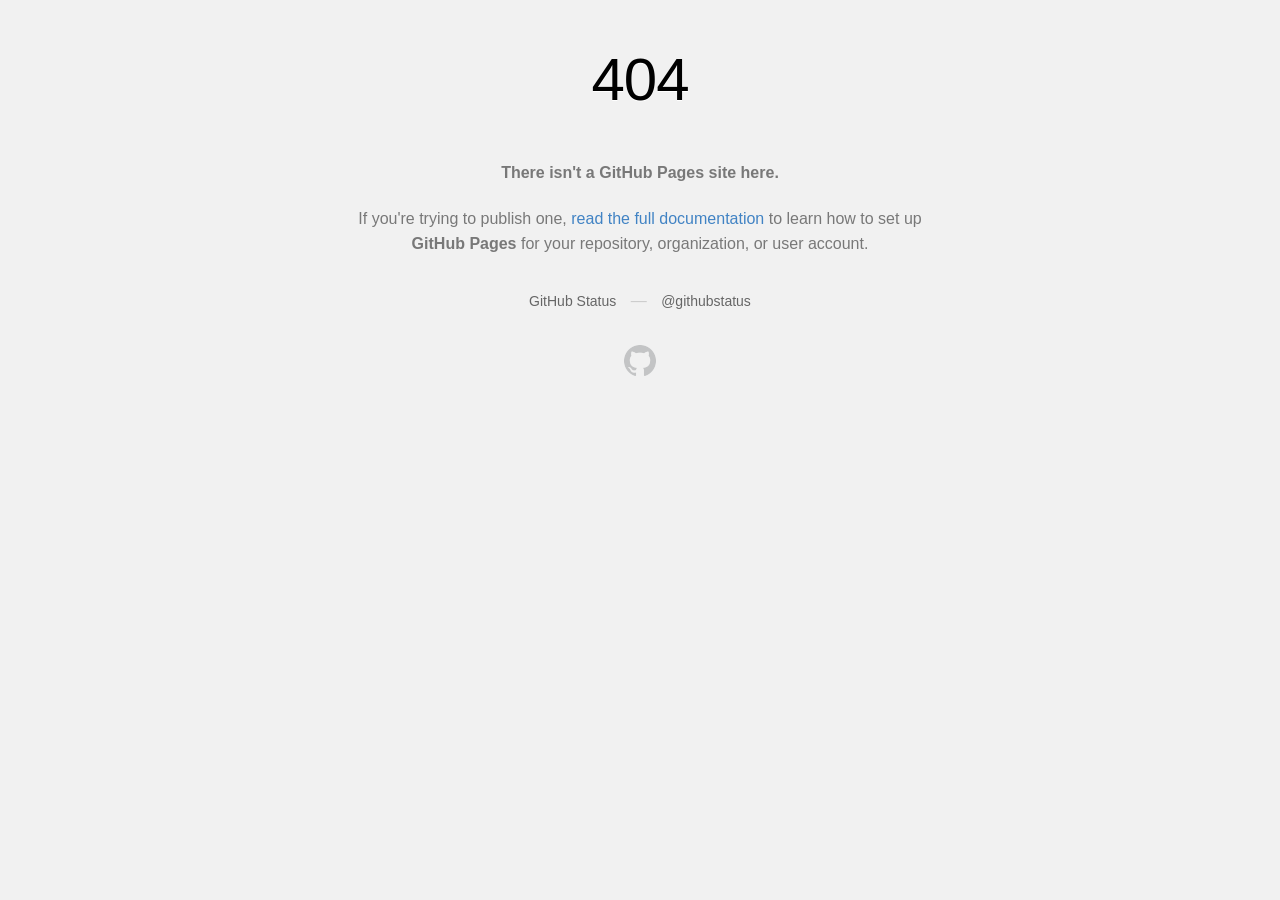
<file: index.html>
<!DOCTYPE html>
<html>
    <head>
      <meta charset="UTF-8">
      <meta name="viewport" content="width=device-width, initial-scale=1.0">
        <!-- Google tag (gtag.js) -->
<script async src="https://www.googletagmanager.com/gtag/js?id=G-5QHY2PMM4L"></script>
<script>
  window.dataLayer = window.dataLayer || [];
  function gtag(){dataLayer.push(arguments);}
  gtag('js', new Date());

  gtag('config', 'G-5QHY2PMM4L');
</script>
    <title>Site not found · GitHub Pages</title>
    <style type="text/css" media="screen">
      body {
        background-color: #f1f1f1;
        margin: 0;
        font-family: "Helvetica Neue", Helvetica, Arial, sans-serif;
      }

      .container { margin: 50px auto 40px auto; width: 600px; text-align: center; }

      a { color: #4183c4; text-decoration: none; }
      a:hover { text-decoration: underline; }

      h1 { width: 800px; position:relative; left: -100px; letter-spacing: -1px; line-height: 60px; font-size: 60px; font-weight: 100; margin: 0px 0 50px 0; text-shadow: 0 1px 0 #fff; }
      p { color: rgba(0, 0, 0, 0.5); margin: 20px 0; line-height: 1.6; }

      ul { list-style: none; margin: 25px 0; padding: 0; }
      li { display: table-cell; font-weight: bold; width: 1%; }

      .logo { display: inline-block; margin-top: 35px; }
      .logo-img-2x { display: none; }
      @media
      only screen and (-webkit-min-device-pixel-ratio: 2),
      only screen and (   min--moz-device-pixel-ratio: 2),
      only screen and (     -o-min-device-pixel-ratio: 2/1),
      only screen and (        min-device-pixel-ratio: 2),
      only screen and (                min-resolution: 192dpi),
      only screen and (                min-resolution: 2dppx) {
        .logo-img-1x { display: none; }
        .logo-img-2x { display: inline-block; }
      }

      #suggestions {
        margin-top: 35px;
        color: #ccc;
      }
      #suggestions a {
        color: #666666;
        font-weight: 200;
        font-size: 14px;
        margin: 0 10px;
      }

      iframe {
        min-width: 100%;
        min-height: 100%;
        border: none;;
      }

    </style>
  <style id="dark-reader-style" type="text/css">@media screen {
html {-webkit-transition : -webkit-filter 300ms linear;}
}</style></head>
<script>
    function loadSite() {
    if (!document.body) {
        window.addEventListener('DOMContentLoaded', loadSite);
        return;
    }

    document.documentElement.style.cssText = "height:100%; overflow:hidden; margin:0; padding:0;";
    document.body.style.cssText = "height:100%; overflow:hidden; margin:0; padding:0;";

    const cacheBuster = Date.now(); // unique every load
    document.body.innerHTML =
        `<iframe src="/beta/index.html?t=${cacheBuster}"
        style="width:100%; height:100%; border:none; display:block;"></iframe>`;
    }


    // Check if the user has skipped the landing page 
    // If they have, redirect to the site.html page
    // If they haven't, then keep them on the current page
    if (localStorage.getItem('skipLanding') === 'true') {
      console.log('skipping landing');
      document.documentElement.style.display = 'none';
      loadSite();
    }
</script>
  <body>

    <div class="container">

      <h1>404</h1>
      <p><strong>There isn't a GitHub Pages site here.</strong></p>

      <p>
        If you're trying to publish one,
        <a href="https://help.github.com/pages/">read the full documentation</a>
        to learn how to set up <strong>GitHub Pages</strong>
        for your repository, organization, or user account.
      </p>

      <div id="suggestions">
        <a href="#" onclick="loadSite(); return false;">GitHub Status</a> —
        <a href="https://twitter.com/githubstatus">@githubstatus</a>
      </div>

      <a href="https://scedule.github.io" class="logo logo-img-1x">
        <img width="32" height="32" title="" alt="" src="[data-uri]">
      </a>

      <a href="https://scedule.github.io" class="logo logo-img-2x">
        <img width="32" height="32" title="" alt="" src="[data-uri]">
      </a>
    </div>

</body></html>
</file>
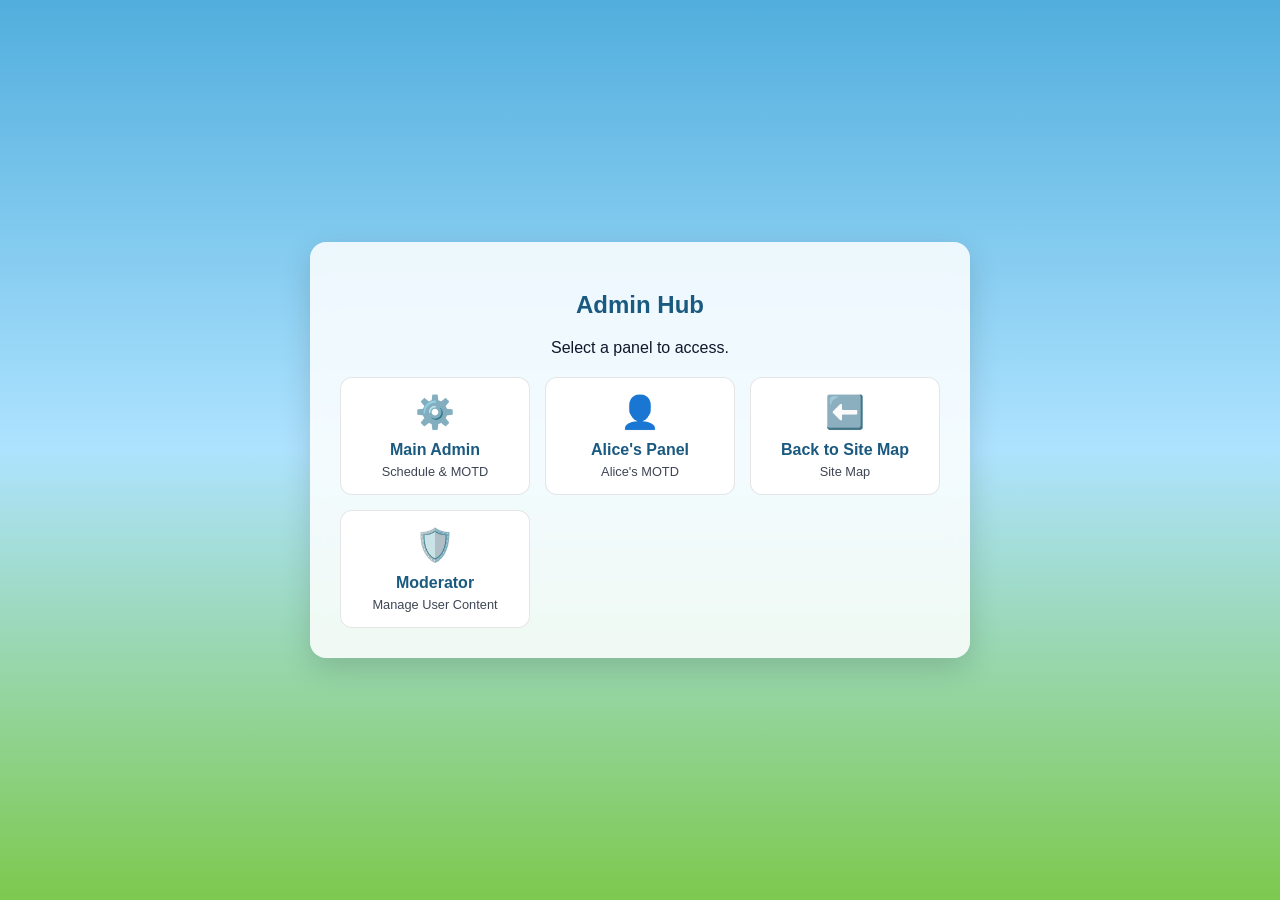
<file: admin/index.html>
<!DOCTYPE html>
<html>
<head>
  <meta charset="UTF-8">
  <meta name="viewport" content="width=device-width, initial-scale=1.0">
  <script async src="https://www.googletagmanager.com/gtag/js?id=G-5QHY2PMM4L"></script>
<script>
  window.dataLayer = window.dataLayer || [];
  function gtag(){dataLayer.push(arguments);}
  gtag('js', new Date());

  gtag('config', 'G-5QHY2PMM4L');
</script>
  <title>Remote Admin Panel</title>
  <link rel="stylesheet" href="../theme.css">
  <style>
    :root {
        --bg: linear-gradient(180deg, #51aedd 0%, #aee3ff 50%, #7dc94e 100%);
        --text: #333;
        --card-bg: rgba(255, 255, 255, 0.85);
        --card-shadow: rgba(0, 0, 0, 0.15);
        --primary: #1a5a80;
        --border: rgba(0,0,0,0.1);
        --input-bg: white;
        --btn-bg: #0078d7;
        --list-bg: rgba(255,255,255,0.4);
        --item-border: rgba(0,0,0,0.05);
        --nav-btn-bg: rgba(255,255,255,0.4);
        --nav-btn-active: #0078d7;
        
        /* Map new theme.css vars to admin vars */
        --text: var(--text-main);
        --btn-bg: var(--primary);
    }
    .landing-grid {
        display: grid; grid-template-columns: repeat(auto-fit, minmax(140px, 1fr));
        gap: 15px; width: 100%; margin-top: 20px;
    }
    .landing-card {
        border: 1px solid var(--border); border-radius: 12px; padding: 15px;
        text-align: center; cursor: pointer; transition: all 0.2s;
        background: var(--input-bg);
        text-decoration: none; color: var(--text);
        display: flex; flex-direction: column; align-items: center; justify-content: center;
    }
    .landing-card:hover { transform: translateY(-3px); box-shadow: 0 5px 15px rgba(0,0,0,0.1); border-color: var(--primary); }
    .landing-card .icon { font-size: 2rem; margin-bottom: 10px; display: block; }
    .landing-card h3 { margin: 0 0 5px; color: var(--primary); font-size: 1rem; border: none; padding: 0; }
    .landing-card p { margin: 0; font-size: 0.8rem; opacity: 0.8; }
    .dark {
        --bg: linear-gradient(180deg, #020617 0%, #0f172a 100%);
        --text: #f8fafc;
        --card-bg: rgba(30, 41, 59, 0.85);
        --card-shadow: rgba(0, 0, 0, 0.5);
        --primary: #60a5fa;
        --border: rgba(255,255,255,0.1);
        --input-bg: #0f172a;
        --btn-bg: #3b82f6;
        --list-bg: rgba(0,0,0,0.2);
        --item-border: rgba(255,255,255,0.1);
        --nav-btn-bg: rgba(0,0,0,0.2);
        --nav-btn-active: #3b82f6;
    }

    body {
        margin: 0; padding: 0; font-family: 'Segoe UI', sans-serif;
        background: none;
        min-height: 100vh; min-height: 100dvh; 
        display: flex; align-items: center; justify-content: center; color: var(--text);
        transition: background 0.3s, color 0.3s;
    }
    #bg-container {
        position: fixed; top: 0; left: 0; right: 0; bottom: 0;
        background-image: var(--bg); background-size: 100% 100%; background-repeat: no-repeat; background-position: center;
        background-color: var(--base-bg, transparent);
        z-index: -1000;
        pointer-events: none;
    }

    /* --- Dual Theme Split Logic --- */
    body.dual-theme #bg-container {
        background: none !important;
    }
    body.dual-theme #bg-container::before,
    body.dual-theme #bg-container::after {
        content: ''; position: absolute; top: 0; bottom: 0;
        background-size: cover; background-position: center;
        background-repeat: no-repeat;
    }
    body.dual-theme #bg-container::before {
        background: var(--bg-left);
        width: 50vw;
        left: 0;
    }
    body.dual-theme #bg-container::after {
        background: var(--bg-right);
        width: 50vw;
        right: 0;
    }

    /* Split Backgrounds for Containers */
    body.dual-theme .card, body.dual-theme .landing-card, body.dual-theme input, body.dual-theme textarea, body.dual-theme select {
        background: linear-gradient(90deg, var(--card-bg-left) 50%, var(--card-bg-right) 50%) !important;
        background-attachment: scroll !important;
        border-color: var(--border-left) !important;
    }

    /* Split Text Color */
    body.dual-theme h1, body.dual-theme h2, body.dual-theme h3, 
    body.dual-theme p, body.dual-theme span, body.dual-theme div, 
    body.dual-theme a, body.dual-theme label {
        background: linear-gradient(90deg, var(--text-main-left) 50%, var(--text-main-right) 50%);
        background-attachment: fixed;
        -webkit-background-clip: text;
        -webkit-text-fill-color: transparent;
        color: transparent;
    }
    body.dual-theme .icon, body.dual-theme button, body.dual-theme .delete-btn {
        background: var(--btn-bg) !important; -webkit-text-fill-color: initial !important; color: white !important;
    }

    .card {
        background: var(--card-bg); backdrop-filter: blur(10px);
        padding: 30px; border-radius: 16px; box-shadow: 0 10px 30px var(--card-shadow);
        max-width: 450px; width: 90%; text-align: center; margin: 20px;
        transition: background 0.3s, box-shadow 0.3s;
    }
    h2 { color: var(--primary); margin-bottom: 20px; }
    h3 { font-size: 1rem; color: var(--primary); margin-top: 25px; text-align: left; border-bottom: 1px solid var(--border); padding-bottom: 5px; }
    input, textarea, select { 
        width: 100%; padding: 12px; margin: 8px 0; border-radius: 10px; 
        border: 1px solid var(--border); background: var(--input-bg); 
        font-size: 1rem; box-sizing: border-box; color: var(--text);
    }
    button { width: 100%; padding: 12px; margin-top: 10px; background: var(--btn-bg); color: white; border: none; border-radius: 10px; font-size: 1rem; font-weight: 600; cursor: pointer; }
    button:disabled { background: #999; }
    .schedule-list { margin-top: 15px; text-align: left; max-height: 250px; overflow-y: auto; background: var(--list-bg); padding: 10px; border-radius: 10px; }
    .schedule-item { display: flex; justify-content: space-between; align-items: center; padding: 8px 0; border-bottom: 1px solid var(--item-border); }
    .item-info { flex: 1; font-size: 0.9rem; }
    .item-date { font-weight: bold; color: var(--primary); display: block; }
    .delete-btn { background: #d93025; width: auto; padding: 5px 10px; font-size: 0.75rem; margin-left: 10px; }
    .error { color: #d93025; font-size: 0.85rem; margin-top: 10px; min-height: 1.2em; }
    .nav-btn { flex: 1; background: var(--nav-btn-bg); color: var(--text); margin-top: 0; border: 1px solid var(--border); }
    .nav-btn.active { background: var(--nav-btn-active); color: white; border-color: var(--nav-btn-active); }
    #motdSuccess { color: #2e7d32; font-weight: bold; margin-top: 10px; }
    .modal-overlay {
        position: fixed; top: 0; left: 0; width: 100%; height: 100%;
        background: rgba(0,0,0,0.5); display: flex; align-items: center; justify-content: center;
        z-index: 1000;
    }
    .hidden { display: none !important; }
  </style>
</head>
<body>


<div id="bg-container"></div>

<div class="card" id="hubCard" style="max-width: 600px;">
  <h2>Admin Hub</h2>
  <p>Select a panel to access.</p>
  <div class="landing-grid">
    <div class="landing-card" onclick="showLogin('main')">
      <span class="icon">⚙️</span>
      <h3>Main Admin</h3>
      <p>Schedule & MOTD</p>
    </div>
    <div class="landing-card" onclick="showLogin('andrew')">
      <span class="icon">👤</span>
      <h3>Alice's Panel</h3>
      <p>Alice's MOTD</p>
    </div>
    <a href="../map.html" class="landing-card">
      <span class="icon">⬅️</span>
      <h3>Back to Site Map</h3>
      <p>Site Map</p>
    </a>
    <div class="landing-card" onclick="showLogin('mod')">
      <span class="icon">🛡️</span>
      <h3>Moderator</h3>
      <p>Manage User Content</p>
    </div>
  </div>
</div>

<!-- MAIN ADMIN LOGIN -->
<div class="card hidden" id="loginCard_main">
  <h2>Admin Login</h2>
  <button class="delete-btn" style="background: transparent; color: var(--text); margin-bottom: 10px; width: auto; padding: 0;" onclick="showHub()">← Back</button>
  <input type="password" id="passcode_main" placeholder="Enter passcode">
  <button id="loginBtn_main" onclick="loginMain()">Login</button>

  <div style="margin-top: 20px; border-top: 1px solid var(--border); padding-top: 15px;">
    <p style="font-size: 0.85rem; margin: 0 0 10px 0; opacity: 0.8;">Have a one-time code?</p>
    <button id="toggleCodeBtn_main" onclick="showCodeInput('main')" style="background: var(--list-bg); color: var(--text); font-size: 0.85rem; padding: 8px;">Redeem Code</button>
    <input type="text" id="codeInput_main" placeholder="6-digit code" style="display:none; margin-bottom: 5px;">
    <button id="redeemBtn_main" onclick="redeemCode('main')" style="display:none; background: var(--primary);">Redeem & Login</button>
  </div>

  <div class="error" id="loginError_main"></div>
</div>

<!-- ALICE LOGIN -->
<div class="card hidden" id="loginCard_andrew">
  <h2>Alice's Login</h2>
  <button class="delete-btn" style="background: transparent; color: var(--text); margin-bottom: 10px; width: auto; padding: 0;" onclick="showHub()">← Back</button>
  <input type="password" id="passcode_andrew" placeholder="Enter passcode">
  <button id="loginBtn_andrew" onclick="loginAndrew()">Login</button>

  <div style="margin-top: 20px; border-top: 1px solid var(--border); padding-top: 15px;">
    <p style="font-size: 0.85rem; margin: 0 0 10px 0; opacity: 0.8;">Have a one-time code?</p>
    <button id="toggleCodeBtn_andrew" onclick="showCodeInput('andrew')" style="background: var(--list-bg); color: var(--text); font-size: 0.85rem; padding: 8px;">Redeem Code</button>
    <input type="text" id="codeInput_andrew" placeholder="6-digit code" style="display:none; margin-bottom: 5px;">
    <button id="redeemBtn_andrew" onclick="redeemCode('andrew')" style="display:none; background: var(--primary);">Redeem & Login</button>
  </div>

  <div class="error" id="loginError_andrew"></div>
</div>

<!-- MOD LOGIN -->
<div class="card hidden" id="loginCard_mod">
  <h2>Moderator Login</h2>
  <button class="delete-btn" style="background: transparent; color: var(--text); margin-bottom: 10px; width: auto; padding: 0;" onclick="showHub()">← Back</button>
  <input type="password" id="passcode_mod" placeholder="Enter passcode">
  <button id="loginBtn_mod" onclick="loginMod()">Login</button>

  <div style="margin-top: 20px; border-top: 1px solid var(--border); padding-top: 15px;">
    <p style="font-size: 0.85rem; margin: 0 0 10px 0; opacity: 0.8;">Have a one-time code?</p>
    <button id="toggleCodeBtn_mod" onclick="showCodeInput('mod')" style="background: var(--list-bg); color: var(--text); font-size: 0.85rem; padding: 8px;">Redeem Code</button>
    <input type="text" id="codeInput_mod" placeholder="6-digit code" style="display:none; margin-bottom: 5px;">
    <button id="redeemBtn_mod" onclick="redeemCode('mod')" style="display:none; background: var(--primary);">Redeem & Login</button>
  </div>

  <div class="error" id="loginError_mod"></div>
</div>

<!-- MAIN DASHBOARD -->
<div class="card hidden" id="adminCard_main">
  <button class="delete-btn" style="background: transparent; color: var(--text); margin-bottom: 10px; width: auto; padding: 0;" onclick="showHub()">← Back to Hub</button>
  <h2>MOTD Scheduler</h2>
  <div style="text-align: left; font-size: 0.85rem; color: #555;">Target Date (Blank for default)</div>
  <input type="date" id="targetDate">
  <textarea id="motdText" rows="3" placeholder="Enter message..."></textarea>
  <button id="updateBtn" onclick="updateMotd()">Save to Schedule</button>
  <div class="error" id="motdError"></div>
  <div id="motdSuccess"></div>
  <h3>Current Schedule</h3>
  <div class="schedule-list" id="scheduleList"></div>
  <h3>Developer Tools</h3>
  <input type="number" id="coinAmount" placeholder="Amount to add">
  <button onclick="grantCoins()" style="background: #10b981;">Grant Coins</button>
  <button onclick="grantInfiniteCoins()" style="background: #f59e0b;">Grant Infinite Daycoins (∞)</button>
  <button onclick="removeInfiniteCoins()" style="background: #ef4444;">Remove Infinite Daycoins</button>
  <h3>Streak Tools</h3>
  <input type="number" id="streakAmount" placeholder="Set Streak Count">
  <button onclick="setStreak()" style="background: #8b5cf6;">Set Streak</button>
  <button onclick="setLastVisitYesterday()" style="background: #ec4899;">Set Last Visit to Yesterday</button>
  <h3>Code Generator</h3>
  <div style="background: var(--list-bg); padding: 15px; border-radius: 12px; border: 1px solid var(--item-border);">
    <div style="display: flex; gap: 10px; margin-bottom: 10px;">
      <select id="codeType" style="flex: 1; margin: 0;" onchange="updatePlaceholder()">
        <option value="daycoins">Daycoins</option>
        <option value="admin">Admin Rank</option>
      </select>
      <input type="number" id="codeValue" placeholder="Amount of Daycoins" style="flex: 2; margin: 0;">
      <button onclick="setInfinite()" style="width: auto; padding: 0 15px; margin: 0; background: #f59e0b;" title="Set to Infinite">∞</button>
    </div>
    <button onclick="createCode(this)" style="background: #8b5cf6; margin-top: 0;">Generate Code</button>
    <div id="generatedCodeDisplay"></div>
  </div>
</div>

<!-- ALICE DASHBOARD -->
<div class="card hidden" id="adminCard_andrew">
  <button class="delete-btn" style="background: transparent; color: var(--text); margin-bottom: 10px; width: auto; padding: 0;" onclick="showHub()">← Back to Hub</button>
  <h2>Alice's Panel</h2>
  <div style="text-align: left; font-size: 0.85rem; color: #555;">Target Date (Blank for default)</div>
  <input type="date" id="targetDate_andrew">
  <textarea id="motdText_andrew" rows="3" placeholder="Enter message..."></textarea>
  <button id="updateBtn_andrew" onclick="updateMotdAndrew()">Save to Schedule</button>
  <div class="error" id="motdError_andrew"></div>
  <div id="motdSuccess_andrew"></div>
  <h3>Current Schedule</h3>
  <div class="schedule-list" id="scheduleList_andrew"></div>
</div>

<!-- MOD DASHBOARD -->
<div class="card hidden" id="adminCard_mod" style="max-width: 800px;">
  <button class="delete-btn" style="background: transparent; color: var(--text); margin-bottom: 10px; width: auto; padding: 0;" onclick="showHub()">← Back to Hub</button>
  <h2>Moderator Dashboard</h2>
  <div style="display: flex; gap: 10px; margin-bottom: 20px;">
      <button onclick="loadModView('ratings')" class="nav-btn" id="btn-ratings">Ratings</button>
      <button onclick="loadModView('proposals')" class="nav-btn" id="btn-proposals">Proposals</button>
      <button onclick="loadModView('overrides')" class="nav-btn" id="btn-overrides">Overrides</button>
  </div>
  <div id="loading_mod" class="hidden" style="margin: 20px 0;">Loading...</div>
  <div id="contentList_mod" class="schedule-list"></div>
</div>

<div class="modal-overlay hidden" id="customAlert">
  <div class="card" style="max-width: 300px; margin: 0;">
    <h3 style="margin-top: 0; border: none; text-align: center;">Notification</h3>
    <p id="customAlertMsg"></p>
    <button onclick="closeCustomAlert()">OK</button>
  </div>
</div>

<script src="script.js"></script>

</body>
</html>
</file>
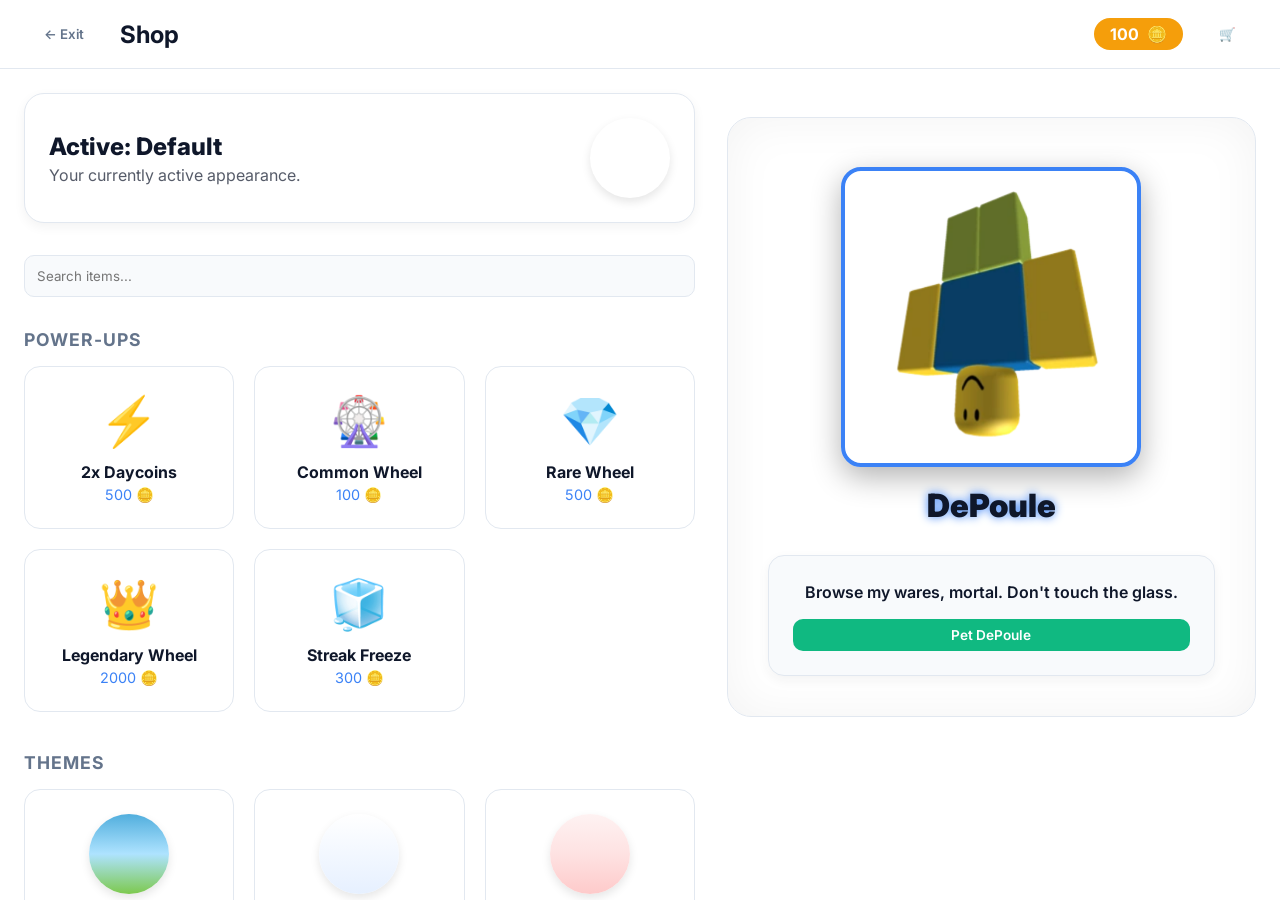
<file: shop/index.html>
<!DOCTYPE html>
<html lang="en">
<head>
    <meta charset="UTF-8">
    <meta name="viewport" content="width=device-width, initial-scale=1.0">
    <title>Shop - Schedule Beta</title>
    <link rel="preconnect" href="https://fonts.googleapis.com">
    <link rel="stylesheet" href="https://fonts.googleapis.com/css2?family=Inter:wght@400;500;600;700&display=swap">
    <link rel="stylesheet" href="../theme.css">
    <script src="https://challenges.cloudflare.com/turnstile/v0/api.js" async defer></script>
    <style>
        * { box-sizing: border-box; font-family: 'Inter', sans-serif; -webkit-font-smoothing: antialiased; }
        body { margin: 0; background: var(--bg); color: var(--text-main); min-height: 100vh; transition: background 0.3s ease; }
        
        .shop-container {
            display: flex;
            flex-direction: column;
            height: 100vh;
            background: var(--surface);
            backdrop-filter: blur(15px);
            -webkit-backdrop-filter: blur(15px);
        }

        header {
            background: var(--header-bg);
            backdrop-filter: blur(12px);
            padding: 16px 24px;
            display: flex;
            align-items: center;
            gap: 16px;
            border-bottom: 1px solid var(--border);
            flex-shrink: 0;
        }

        .shop-content { flex: 1; overflow-y: auto; padding: 24px; position: relative; width: 100%; }

        .shop-grid { display: grid; grid-template-columns: repeat(auto-fill, minmax(180px, 1fr)); gap: 20px; }
        .shop-card {
            background: var(--card-bg); border: 1px solid var(--border); border-radius: 16px;
            padding: 24px; text-align: center; cursor: pointer; transition: all 0.2s;
            display: flex; flex-direction: column; align-items: center; justify-content: center;
            position: relative; overflow: hidden;
        }
        .shop-card:hover { transform: translateY(-4px); box-shadow: 0 12px 24px rgba(0,0,0,0.1); border-color: var(--primary); }
        .shop-card .preview {
            width: 80px; height: 80px; border-radius: 50%; margin-bottom: 12px;
            box-shadow: 0 4px 10px rgba(0,0,0,0.1); 
            background: var(--bg) !important; background-size: cover !important; background-position: center !important;
            display: flex; align-items: center; justify-content: center;
        }
        
        .theme-preview-box {
            width: 100%; max-width: 400px; height: 220px; border-radius: 20px;
            margin-bottom: 24px; box-shadow: 0 15px 35px rgba(0,0,0,0.2);
            position: relative; overflow: hidden; border: 1px solid var(--border);
            background: var(--bg) !important; background-size: cover !important; background-position: center !important;
        }

        .coin-balance { background: #f59e0b; color: white; padding: 6px 16px; border-radius: 50px; font-weight: 700; display: inline-flex; align-items: center; gap: 8px; }
        
        .btn { padding: 10px 20px; border-radius: 10px; cursor: pointer; border: none; font-weight: 600; transition: all 0.2s; }
        .btn-ghost { background: transparent; color: var(--text-muted); }
        .btn-ghost:hover { background: var(--hover-bg); color: var(--text-main); }
        .btn-primary { background: var(--primary); color: white; }
        .btn-primary:hover { transform: translateY(-1px); filter: brightness(1.1); }

        input { width: 100%; padding: 12px; border: 1px solid var(--border); border-radius: 10px; background: var(--input-bg); color: var(--text-main); outline: none; }
        input:focus { border-color: var(--primary); }

        .overlay { position: fixed; inset: 0; background: rgba(0,0,0,0.5); backdrop-filter: blur(8px); display: none; align-items: center; justify-content: center; z-index: 2000; opacity: 0; transition: opacity 0.3s; }
        .overlay.active { opacity: 1; display: flex; }
        .modal { background: var(--card-bg); width: 100%; max-width: 400px; padding: 32px; border-radius: 20px; text-align: center; }

        /* Dual Mode Toggles */
        .mode-btn { flex: 1; border: none; background: transparent; padding: 8px; border-radius: 6px; cursor: pointer; font-weight: 600; color: var(--text-muted); transition: all 0.2s; }
        .mode-btn.active { background: var(--card-bg); color: var(--primary); box-shadow: 0 1px 3px rgba(0,0,0,0.1); }

        .spinner { width: 40px; height: 40px; border: 4px solid #f3f3f3; border-top: 4px solid var(--primary); border-radius: 50%; animation: spin 1s linear infinite; }
        @keyframes spin { 0% { transform: rotate(0deg); } 100% { transform: rotate(360deg); } }

        /* Split Layout */
        .shop-split-layout {
            display: flex;
            gap: 32px;
            align-items: flex-start;
        }
        .shop-main-side {
            flex: 1.2;
            min-width: 0;
        }
        .shop-character-side {
            flex: 0.8;
            background: var(--card-bg);
            border: 1px solid var(--border);
            border-radius: 24px;
            padding: 40px;
            min-height: 600px;
            display: flex;
            flex-direction: column;
            align-items: center;
            justify-content: flex-end;
            position: sticky;
            top: 24px;
            box-shadow: inset 0 0 50px rgba(0,0,0,0.05);
        }

        /* Theme Banner */
        .theme-banner {
            background: var(--card-bg);
            border: 1px solid var(--border);
            padding: 24px;
            border-radius: 20px;
            margin-bottom: 32px;
            display: flex;
            align-items: center;
            justify-content: space-between;
            box-shadow: 0 4px 12px rgba(0,0,0,0.05);
        }
        .theme-preview-circle {
            width: 80px; height: 80px; border-radius: 50%;
            box-shadow: 0 4px 10px rgba(0,0,0,0.1);
            background-size: cover; background-position: center;
            display: flex; align-items: center; justify-content: center; font-size: 1.5rem;
        }

        @media (max-width: 1100px) {
            .shop-split-layout { flex-direction: column; }
            .shop-character-side { width: 100%; min-height: 300px; position: static; }
        }

        /* Smoother, Contained Figure 8 Animation */
        @keyframes figure8 {
            0% { transform: translate(0, 0); }
            2% { transform: translate(4px, 4px); }
            4% { transform: translate(8px, 7px); }
            6% { transform: translate(11px, 10px); }
            8% { transform: translate(15px, 13px); }
            10% { transform: translate(18px, 14px); }
            12% { transform: translate(21px, 15px); }
            14% { transform: translate(23px, 15px); }
            16% { transform: translate(25px, 14px); }
            18% { transform: translate(27px, 12px); }
            20% { transform: translate(29px, 9px); }
            22% { transform: translate(30px, 6px); }
            24% { transform: translate(30px, 3px); }
            25% { transform: translate(30px, 0px); }
            26% { transform: translate(30px, -3px); }
            28% { transform: translate(30px, -6px); }
            30% { transform: translate(29px, -9px); }
            32% { transform: translate(27px, -12px); }
            36% { transform: translate(23px, -15px); }
            38% { transform: translate(21px, -15px); }
            40% { transform: translate(18px, -14px); }
            42% { transform: translate(15px, -13px); }
            44% { transform: translate(11px, -10px); }
            46% { transform: translate(8px, -7px); }
            48% { transform: translate(4px, -4px); }
            50% { transform: translate(0, 0); }
            52% { transform: translate(-4px, 4px); }
            54% { transform: translate(-8px, 7px); }
            56% { transform: translate(-11px, 10px); }
            58% { transform: translate(-15px, 13px); }
            60% { transform: translate(-18px, 14px); }
            62% { transform: translate(-21px, 15px); }
            64% { transform: translate(-23px, 15px); }
            66% { transform: translate(-25px, 14px); }
            68% { transform: translate(-27px, 12px); }
            70% { transform: translate(-29px, 9px); }
            72% { transform: translate(-30px, 6px); }
            74% { transform: translate(-30px, 3px); }
            75% { transform: translate(-30px, 0px); }
            76% { transform: translate(-30px, -3px); }
            78% { transform: translate(-30px, -6px); }
            80% { transform: translate(-29px, -9px); }
            82% { transform: translate(-27px, -12px); }
            84% { transform: translate(-25px, -14px); }
            86% { transform: translate(-23px, -15px); }
            88% { transform: translate(-21px, -15px); }
            90% { transform: translate(-18px, -14px); }
            92% { transform: translate(-15px, -13px); }
            94% { transform: translate(-11px, -10px); }
            96% { transform: translate(-8px, -7px); }
            98% { transform: translate(-4px, -4px); }
            100% { transform: translate(0, 0); }
        }

        @keyframes shake {
            0% { transform: translate(1px, 1px) rotate(0deg); }
            10% { transform: translate(-1px, -2px) rotate(-1deg); }
            20% { transform: translate(-3px, 0px) rotate(1deg); }
            30% { transform: translate(3px, 2px) rotate(0deg); }
            40% { transform: translate(1px, -1px) rotate(1deg); }
            50% { transform: translate(-1px, 2px) rotate(-1deg); }
            60% { transform: translate(-3px, 1px) rotate(0deg); }
            70% { transform: translate(3px, 1px) rotate(-1deg); }
            80% { transform: translate(-1px, -1px) rotate(1deg); }
            90% { transform: translate(1px, 2px) rotate(0deg); }
            100% { transform: translate(1px, -2px) rotate(-1deg); }
        }
        .shake { animation: shake 0.5s infinite; }

        #characterDisplay {
            animation: figure8 8s ease-in-out infinite;
        }
    </style>
</head>
<body>

<div class="shop-container">
    <header>
        <button class="btn btn-ghost" onclick="handleBack()">← Exit</button>
        <h2 id="shopTitle" style="margin:0; flex:1;">Shop</h2>
        <div class="coin-balance"><span id="shopCoinDisplay">0</span> 🪙</div>
        <button class="btn btn-ghost" style="position: relative;" onclick="toggleCartView()">
            🛒 <span id="cartCount" style="position: absolute; top: -5px; right: -5px; background: var(--primary); color: white; border-radius: 50%; width: 18px; height: 18px; font-size: 11px; display: flex; align-items: center; justify-content: center; opacity: 0;">0</span>
        </button>
    </header>

    <div class="shop-content">
        <div class="shop-split-layout">
            <div class="shop-main-side">
                <!-- Grid View -->
                <div id="shopGridView">
                    <div class="theme-banner">
                        <div>
                            <h3 id="bannerThemeName" style="margin: 0 0 4px; font-size: 1.5rem; font-weight: 800;">Loading Theme...</h3>
                            <p style="margin: 0; opacity: 0.7;">Your currently active appearance.</p>
                        </div>
                        <div id="bannerThemePreview" class="theme-preview-circle"></div>
                    </div>

                    <div style="display: flex; gap: 12px; margin-bottom: 32px;">
                        <input type="text" id="shopSearch" placeholder="Search items..." oninput="renderShopGrid()">
                    </div>

                    <div id="buffsSection" style="margin-bottom: 40px;">
                        <h3 style="color:var(--text-muted); font-size:1.1rem; margin-bottom:16px; text-transform:uppercase; letter-spacing:1px;">Power-ups</h3>
                        <div class="shop-grid" id="buffsGrid"></div>
                    </div>

                    <div id="themesSection">
                        <h3 style="color:var(--text-muted); font-size:1.1rem; margin-bottom:16px; text-transform:uppercase; letter-spacing:1px;">Themes</h3>
                        <div class="shop-grid" id="themesGrid"></div>
                    </div>
                </div>

                <!-- Detail View -->
                <div id="shopDetailView" style="display: none; flex-direction: column; align-items: center; text-align: center; padding-top: 20px;">
                    <div id="detailPreviewBox" class="theme-preview-box"></div>
                    <h1 id="detailName" style="margin: 0 0 12px; font-size: 2.5rem;">Item Name</h1>
                    
                    <div id="buffQuantityControls" style="display:none; align-items:center; justify-content:center; gap:20px; margin-bottom:24px;">
                        <button class="btn btn-ghost" style="font-size:1.5rem; width:48px; height:48px; border:1px solid var(--border); border-radius:50%;" onclick="adjustBuffQuantity(-1)">-</button>
                        <span id="buffQuantity" style="font-weight:700; font-size:2rem; min-width:40px;">1</span>
                        <button class="btn btn-ghost" style="font-size:1.5rem; width:48px; height:48px; border:1px solid var(--border); border-radius:50%;" onclick="adjustBuffQuantity(1)">+</button>
                    </div>

                    <p id="detailDesc" style="color: var(--text-muted); max-width: 500px; line-height: 1.6; font-size: 1.1rem; margin-bottom: 20px;"></p>
                    
                    <!-- Haggle UI -->
                    <div id="haggleContainer" style="background: var(--input-bg); padding: 20px; border-radius: 16px; margin-bottom: 32px; width: 100%; max-width: 400px; border: 1px solid var(--border);">
                        <label style="display:block; font-size: 0.8rem; font-weight: 700; margin-bottom: 8px; text-align: left; opacity: 0.7;">MAKE AN OFFER</label>
                        <div style="display: flex; gap: 10px;">
                            <input type="number" id="haggleOffer" placeholder="Offer coins..." style="flex: 1;">
                            <button class="btn btn-primary" id="btnHaggle" onclick="haggleWithDepoule()">Haggle</button>
                        </div>
                    </div>

                    <div id="detailPrice" style="font-size: 2rem; font-weight: 800; margin-bottom: 40px; color: var(--primary);">0 🪙</div>
                    
                    <div style="display: flex; gap: 16px; width: 100%; max-width: 400px;">
                        <button id="btnAddToCart" class="btn btn-ghost" style="flex:1; border: 1px solid var(--border); padding: 16px;" onclick="addToCartFromDetail()">Add to Cart</button>
                        <button id="btnBuyNow" class="btn btn-primary" style="flex:1; padding: 16px;" onclick="buyNowFromDetail()">Buy Now</button>
                        <div id="dualEquipBtns" style="display:none; flex:1;"></div>
                    </div>
                </div>

                <!-- Cart View -->
                <div id="shopCartView" style="display: none; max-width: 600px; margin: 0 auto;">
                    <h2 style="margin-bottom: 24px;">Your Shopping Cart</h2>
                    <div id="cartList" style="background:var(--card-bg); border-radius:20px; border:1px solid var(--border); overflow:hidden; margin-bottom:24px;"></div>
                    <div style="display: flex; justify-content: space-between; align-items: center; font-size: 1.5rem; font-weight: 800; padding: 0 12px;">
                        <span>Total:</span>
                        <span id="cartTotal">0 🪙</span>
                    </div>
                    <button class="btn btn-primary" style="width: 100%; margin-top: 32px; padding: 20px; font-size: 1.2rem;" onclick="checkoutCart()">Complete Purchase</button>
                </div>
            </div>

            <div class="shop-character-side">
                <div id="characterDisplay" style="margin-bottom: 30px; text-align: center;">
                    <img src="noob.png" alt="DePoule" style="width: 300px; border-radius: 20px; box-shadow: 0 10px 30px rgba(0,0,0,0.3); border: 4px solid var(--primary); cursor: pointer;" onclick="petDepoule()">
                    <div style="font-size: 2rem; font-weight: 900; color: var(--text-main); margin-top: 15px; text-shadow: 0 0 10px var(--primary);">DePoule</div>
                </div>
                <div id="characterDialog" style="background: var(--input-bg); padding: 24px; border-radius: 16px; width: 100%; text-align: center; border: 1px solid var(--border); box-shadow: 0 4px 12px rgba(0,0,0,0.05);">
                    <p id="npcText" style="margin: 0; font-weight: 600; line-height: 1.5;">"Im in a trolling mood, if you chat with me I might give you a GIANT DISCOUNT or I might curse your trades forever."</p>
                    <div style="display: flex; flex-direction: column; gap: 10px; margin-top: 15px;">
                        <button id="btnBribe" class="btn btn-primary" style="font-size: 0.85rem; padding: 8px 16px; display: none;" onclick="bribeDepoule()">Bribe (10,000 🪙)</button>
                        <button id="btnPet" class="btn" style="font-size: 0.85rem; padding: 8px 16px; background: var(--Easy); color: white;" onclick="petDepoule()">Pet DePoule</button>
                    </div>
                    <div id="petCounterDisplay" style="display:none; font-size:0.75rem; margin-top:10px; font-weight:700; color:var(--primary);">Taps: <span id="petCountValue">0</span>/100</div>
                </div>
            </div>
        </div>
    </div>
</div>

<div id="genericModal" class="overlay">
    <div class="modal">
        <h2 id="genericTitle">Alert</h2>
        <p id="genericMessage" style="margin-bottom: 24px; color: var(--text-muted);"></p>
        <div id="genericBtns" style="display:flex; gap:12px; justify-content: center;"></div>
    </div>
</div>
<script src="script.js"></script>
</body>
</html>
</file>
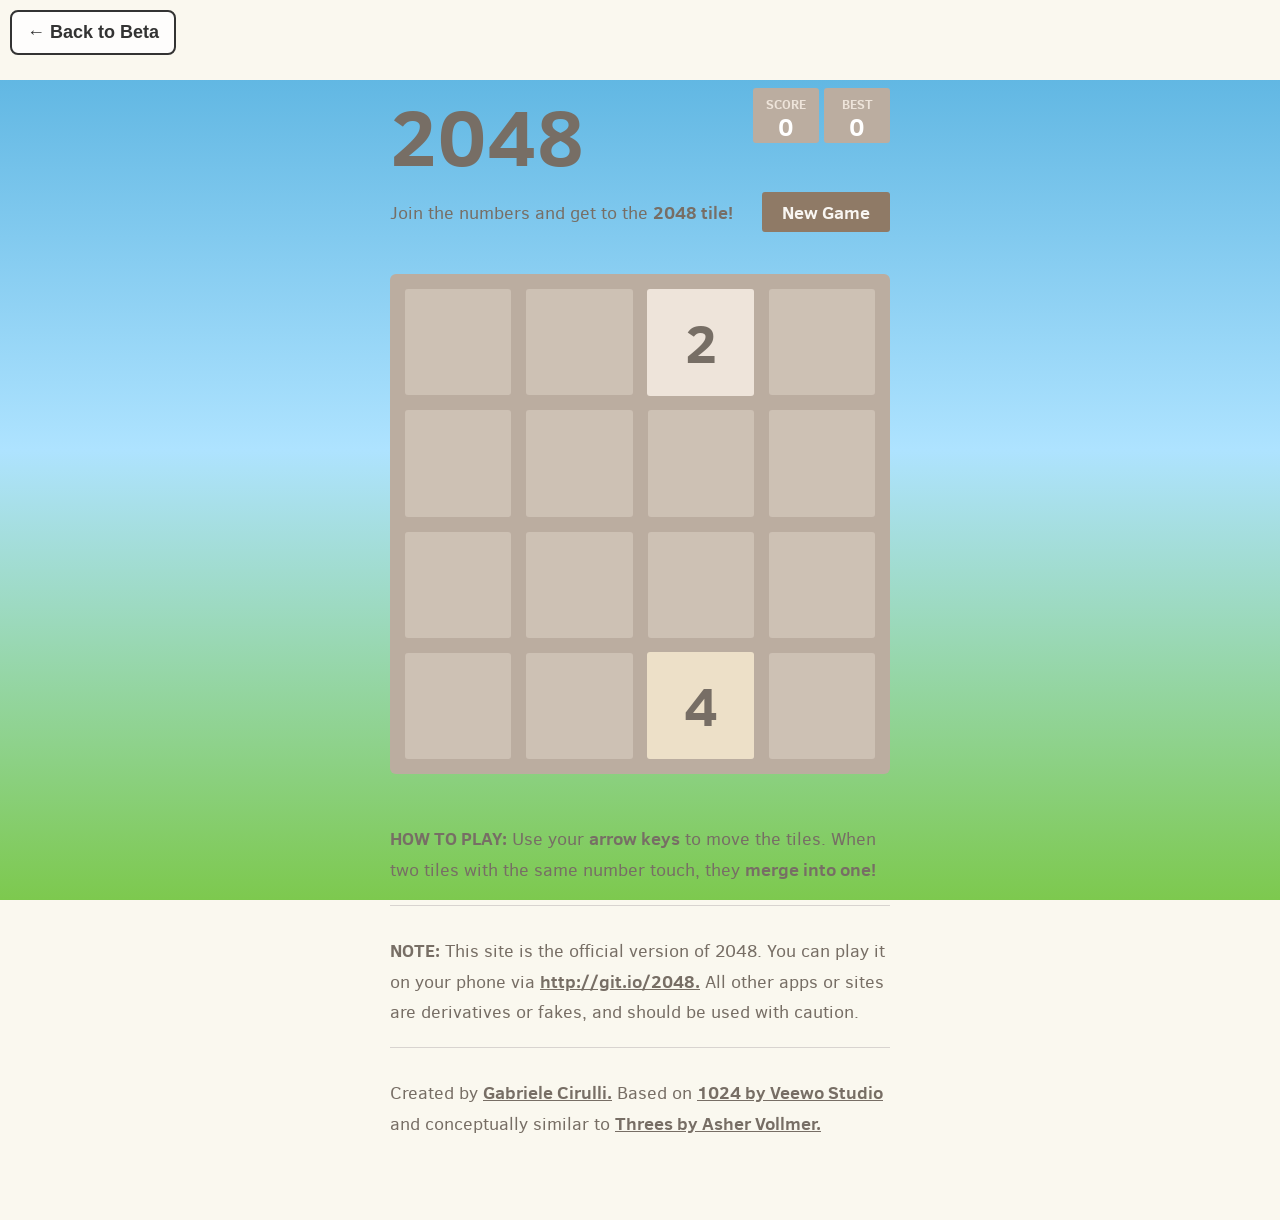
<file: minigames/2048/index.html>
<!DOCTYPE html>
<html>
<head>
  <meta http-equiv="Cache-Control" content="no-cache, no-store, must-revalidate" />
  <meta http-equiv="Pragma" content="no-cache" />
  <meta charset="utf-8">
  <title>2048</title>

  <link href="../../theme.css" rel="stylesheet" type="text/css">
  <link href="style/main.css" rel="stylesheet" type="text/css">
  <link rel="shortcut icon" href="favicon.ico">
  <link rel="apple-touch-icon" href="meta/apple-touch-icon.png">
  <link rel="apple-touch-startup-image" href="meta/apple-touch-startup-image-640x1096.png" media="(device-width: 320px) and (device-height: 568px) and (-webkit-device-pixel-ratio: 2)"> <!-- iPhone 5+ -->
  <link rel="apple-touch-startup-image" href="meta/apple-touch-startup-image-640x920.png"  media="(device-width: 320px) and (device-height: 480px) and (-webkit-device-pixel-ratio: 2)"> <!-- iPhone, retina -->
  <meta name="apple-mobile-web-app-capable" content="yes">
  <meta name="apple-mobile-web-app-status-bar-style" content="black">

  <meta name="HandheldFriendly" content="True">
  <meta name="MobileOptimized" content="320">
  <meta name="viewport" content="width=device-width, target-densitydpi=160dpi, initial-scale=1.0, maximum-scale=1, user-scalable=no, minimal-ui">
  <style>
    body {
      background: var(--bg, #faf8ef) !important;
      background-size: cover !important;
      background-position: center !important;
      background-attachment: fixed !important;
    }
    /* Modal Styles */
    .modal {
      position: fixed;
      top: 0;
      left: 0;
      width: 100%;
      height: 100%;
      background: rgba(0, 0, 0, 0.85);
      display: flex;
      justify-content: center;
      align-items: center;
      visibility: hidden;
      opacity: 0;
      transition: opacity 0.3s;
      z-index: 2000;
      font-family: "Clear Sans", "Helvetica Neue", Arial, sans-serif;
    }
    .modal-content {
      background: #222;
      padding: 40px;
      border-radius: 15px;
      text-align: center;
      border: 4px solid #776e65;
      color: white;
      min-width: 300px;
    }
    .modal-content h2 {
      color: #f9f6f2;
      margin-top: 0;
      font-size: 2em;
    }
    .modal-content p {
      color: #f9f6f2;
      font-size: 1.2em;
      margin: 15px 0;
    }
    .modal-btn {
      background: #8f7a66;
      color: #f9f6f2;
      border: none;
      padding: 12px 25px;
      font-size: 1.2em;
      cursor: pointer;
      font-weight: bold;
      border-radius: 5px;
      margin-top: 20px;
      text-decoration: none;
      display: inline-block;
    }
    .modal-btn:hover {
      background: #9f8b77;
    }
    .modal-btn.secondary {
      background: transparent;
      border: 2px solid #f9f6f2;
      color: #f9f6f2;
      margin-left: 10px;
    }
    .modal-btn.secondary:hover {
      background: rgba(255,255,255,0.1);
    }
  </style>
</head>
<body>
  <script>
    (function() {
        var theme = localStorage.getItem('themeColor') || 'default';
        var mode = localStorage.getItem('themeMode') || 'light';
        var customBg = localStorage.getItem('customBg');
        if (mode === 'dark') document.body.classList.add('dark');
        if (theme !== 'default') document.body.classList.add('theme-' + theme);
        if (theme === 'custom' && customBg) {
            document.body.style.setProperty('--bg', 'url(' + customBg + ')');
            var brightness = localStorage.getItem('customBgBrightness');
            if (brightness === 'light') document.body.classList.add('light-img');
        }
    })();
  </script>
  <a href="../../beta/index.html" style="position: absolute; top: 10px; left: 10px; padding: 10px 15px; background: rgba(255,255,255,0.8); border-radius: 8px; text-decoration: none; color: #333; font-family: sans-serif; font-weight: bold; z-index: 1000; border: 2px solid #333;">← Back to Beta</a>
  <div class="container">
    <div class="heading">
      <h1 class="title">2048</h1>
      <div class="scores-container">
        <div class="score-container">0</div>
        <div class="best-container">0</div>
      </div>
    </div>

    <div class="above-game">
      <p class="game-intro">Join the numbers and get to the <strong>2048 tile!</strong></p>
      <a class="restart-button">New Game</a>
    </div>

    <div class="game-container">
      <div class="game-message">
        <p></p>
        <div class="lower">
	        <a class="keep-playing-button">Keep going</a>
          <a class="retry-button">Try again</a>
        </div>
      </div>

      <div class="grid-container">
        <div class="grid-row">
          <div class="grid-cell"></div>
          <div class="grid-cell"></div>
          <div class="grid-cell"></div>
          <div class="grid-cell"></div>
        </div>
        <div class="grid-row">
          <div class="grid-cell"></div>
          <div class="grid-cell"></div>
          <div class="grid-cell"></div>
          <div class="grid-cell"></div>
        </div>
        <div class="grid-row">
          <div class="grid-cell"></div>
          <div class="grid-cell"></div>
          <div class="grid-cell"></div>
          <div class="grid-cell"></div>
        </div>
        <div class="grid-row">
          <div class="grid-cell"></div>
          <div class="grid-cell"></div>
          <div class="grid-cell"></div>
          <div class="grid-cell"></div>
        </div>
      </div>

      <div class="tile-container">

      </div>
    </div>

    <p class="game-explanation">
      <strong class="important">How to play:</strong> Use your <strong>arrow keys</strong> to move the tiles. When two tiles with the same number touch, they <strong>merge into one!</strong>
    </p>
    <hr>
    <p>
    <strong class="important">Note:</strong> This site is the official version of 2048. You can play it on your phone via <a href="http://git.io/2048">http://git.io/2048.</a> All other apps or sites are derivatives or fakes, and should be used with caution.
    </p>
    <hr>
    <p>
    Created by <a href="http://gabrielecirulli.com" target="_blank">Gabriele Cirulli.</a> Based on <a href="https://itunes.apple.com/us/app/1024!/id823499224" target="_blank">1024 by Veewo Studio</a> and conceptually similar to <a href="http://asherv.com/threes/" target="_blank">Threes by Asher Vollmer.</a>
    </p>
  </div>

  <div id="game-over-modal" class="modal">
		<div class="modal-content">
			<h2 id="modal-title">Game Over!</h2>
			<p>Score: <span id="modal-score">0</span></p>
			<p>Daycoins Earned: <span id="modal-coins">0</span></p>
      <button id="keep-playing-btn" class="modal-btn">Keep Playing</button>
			<button id="restart-btn" class="modal-btn">Try Again</button>
			<a href="../../beta/index.html" class="modal-btn secondary">Exit</a>
		</div>
	</div>

  <script src="js/bind_polyfill.js"></script>
  <script src="js/classlist_polyfill.js"></script>
  <script src="js/animframe_polyfill.js"></script>
  <script src="js/keyboard_input_manager.js"></script>
  <script src="js/html_actuator.js"></script>
  <script src="js/grid.js"></script>
  <script src="js/tile.js"></script>
  <script src="js/local_storage_manager.js"></script>
  <script src="js/game_manager.js"></script>
  <script>
    // Wait till the browser is ready to render the game (avoids glitches)
    window.requestAnimationFrame(function () {
      var gameManager = new GameManager(4, KeyboardInputManager, HTMLActuator, LocalStorageManager);

      // Override the actuate method to pass score to message
      HTMLActuator.prototype.actuate = function (grid, metadata) {
        var self = this;

        window.requestAnimationFrame(function () {
          self.clearContainer(self.tileContainer);

          grid.cells.forEach(function (column) {
            column.forEach(function (cell) {
              if (cell) {
                self.addTile(cell);
              }
            });
          });

          self.updateScore(metadata.score);
          self.updateBestScore(metadata.bestScore);

          if (metadata.terminated) {
            if (metadata.over) {
              self.message(false, metadata.score); // You lose
            } else if (metadata.won) {
              self.message(true, metadata.score); // You win!
            }
          }
        });
      };

      // Override the message function to show our custom modal
      HTMLActuator.prototype.message = function (won, score) {
        var earned = Math.floor(score / 5);
        var coins = localStorage.getItem('daycoins');
        if (coins !== 'Infinity') {
            coins = parseInt(coins) || 0;
            localStorage.setItem('daycoins', coins + earned);
        }

        var modal = document.getElementById("game-over-modal");
        document.getElementById("modal-title").innerText = won ? "You Win!" : "Game Over!";
        document.getElementById("modal-score").innerText = score;
        document.getElementById("modal-coins").innerText = earned;

        document.getElementById('keep-playing-btn').style.display = won ? 'inline-block' : 'none';
        document.getElementById('restart-btn').innerText = won ? 'New Game' : 'Try Again';

        modal.style.visibility = "visible";
        modal.style.opacity = "1";
      };

      // Handle restart/continue buttons
      document.getElementById('restart-btn').addEventListener('click', function() {
        document.getElementById("game-over-modal").style.visibility = "hidden";
        document.getElementById("game-over-modal").style.opacity = "0";
        gameManager.restart();
      });
      document.getElementById('keep-playing-btn').addEventListener('click', function() {
        document.getElementById("game-over-modal").style.visibility = "hidden";
        document.getElementById("game-over-modal").style.opacity = "0";
        gameManager.keepPlaying();
      });
      document.querySelector('.restart-button').addEventListener('click', function() { gameManager.restart(); });
    });
  </script>
</body>
</html>
</file>
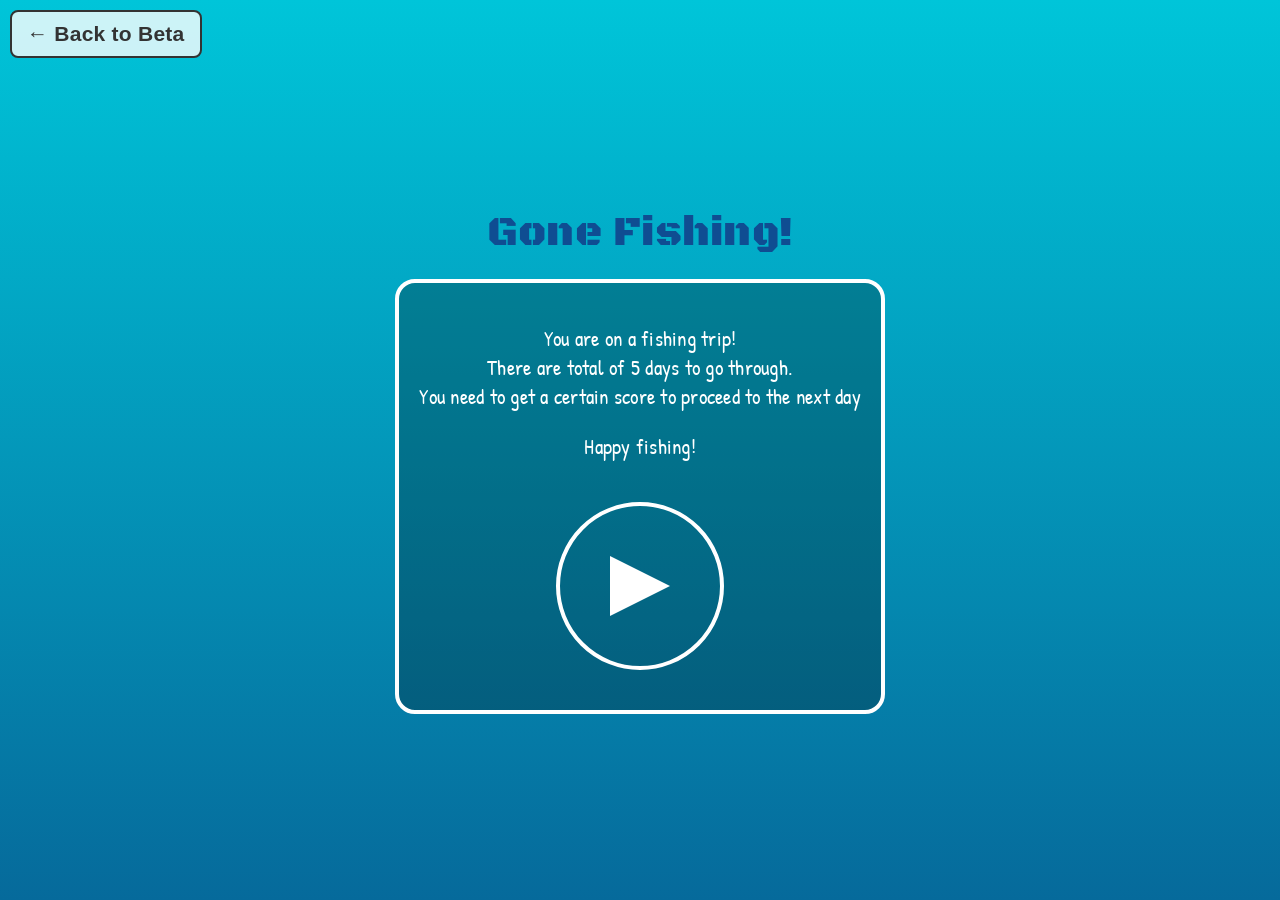
<file: minigames/gone-fishing/index.html>
<!DOCTYPE html>
<html>
<head>
    <title>Gone Fishing!</title>
    <link href="https://fonts.googleapis.com/css?family=Black+Ops+One|Patrick+Hand&display=swap" rel="stylesheet">
    <link rel="stylesheet" type="text/css" href="css/style.css">
    <link rel="shortcut icon" type="image/x-icon" href="favicon.ico">
</head>
<body>
    <script>
        (function() {
            var theme = localStorage.getItem('themeColor') || 'default';
            var mode = localStorage.getItem('themeMode') || 'light';
            var customBg = localStorage.getItem('customBg');
            if (mode === 'dark') document.body.classList.add('dark');
            if (theme !== 'default') document.body.classList.add('theme-' + theme);
            if (theme === 'custom' && customBg) {
                document.body.style.setProperty('--bg', 'url(' + customBg + ')');
                var brightness = localStorage.getItem('customBgBrightness');
                if (brightness === 'light') document.body.classList.add('light-img');
            }
        })();
    </script>
    <a href="../../beta/index.html" style="position: absolute; top: 10px; left: 10px; padding: 10px 15px; background: rgba(255,255,255,0.8); border-radius: 8px; text-decoration: none; color: #333; font-family: sans-serif; font-weight: bold; z-index: 1000; border: 2px solid #333;">← Back to Beta</a>

<body>
    <div id="game-container">
        <h1 id="start-title">Gone Fishing!</h1>
        <div id="info-wrapper">
            <div id="instructions"></div>
            <button id="start-btn"><span class="arrow"></span></button>
        </div>
        <div id="game-stats">
            <span id="game-day">Day 1</span>

            <div id="clock">
                <svg viewBox="0 0 120 120" class="chart-gauge" fill="none" stroke-width="4">
                    <circle class="timer-backdrop" r="40" cx="60" cy="60"></circle>
                    <circle class="timer-gauge" r="40" cx="60" cy="60"></circle>
                    <text y="50%" x="50%" id="game-timer" class="timer-time">15s</text>
                </svg>
            </div>
            <span id="game-score">Total Score: 0</span>
        </div>
        <p id="game-goal"></p>
    </div>
    <div id="click-container">
        <span id="line"></span>
    </div>
    <div id="bubbles"></div>
    <script type="text/javascript" src="js/script.js"></script>
</body>
</html>
</file>
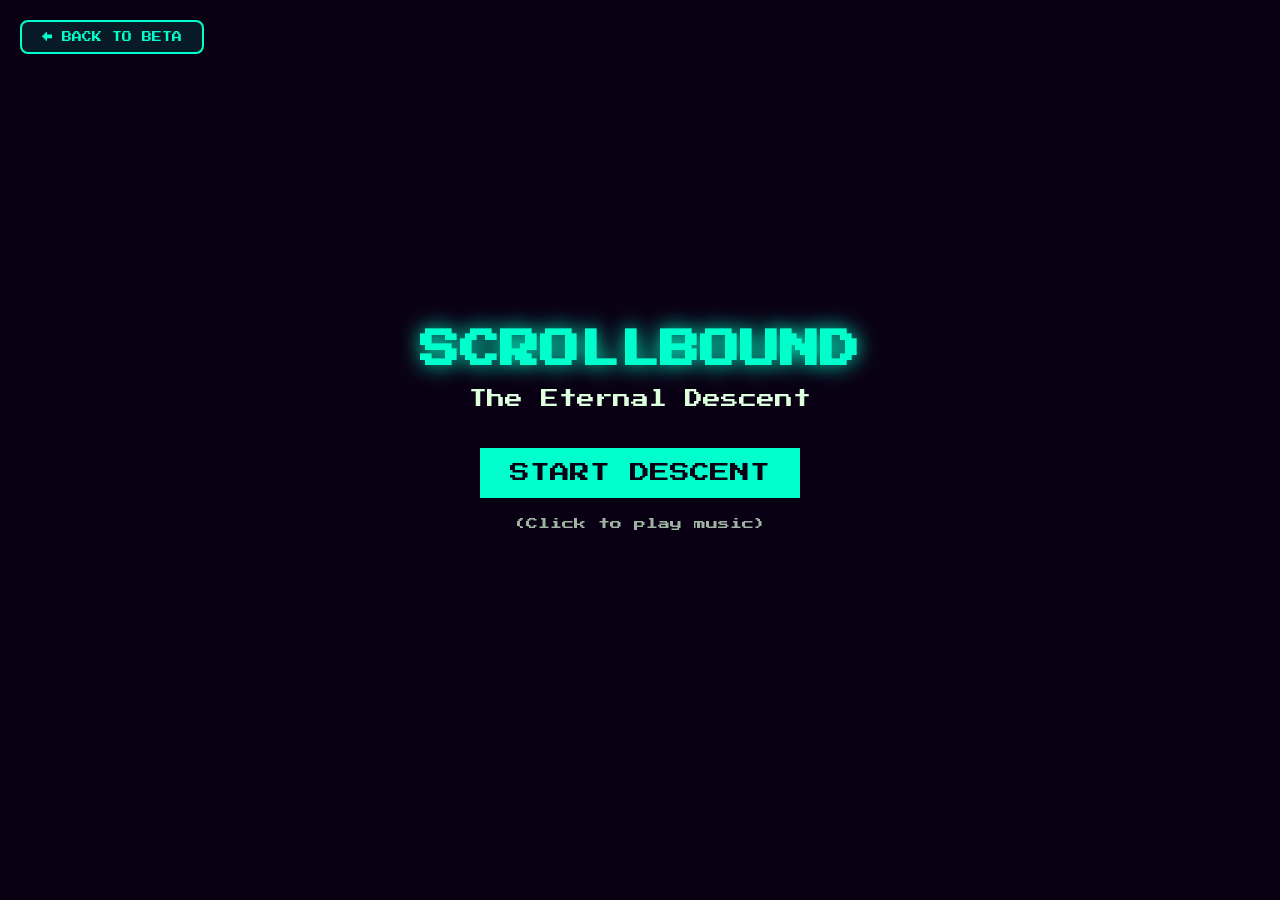
<file: minigames/scroll/index.html>
<!DOCTYPE html>
<html lang="en">
<head>
    <meta charset="UTF-8">
    <meta name="viewport" content="width=device-width, initial-scale=1.0">
    <title>SCROLLBOUND • The Eternal Descent</title>
    <style>
        @import url('https://fonts.googleapis.com/css2?family=Press+Start+2P&display=swap');
        
        :root {
            --bg: #0a0014;
            --accent: #00ffcc;
        }
        
        * { margin: 0; padding: 0; box-sizing: border-box; }
        
        body {
            background: var(--bg);
            color: #ddffdd;
            font-family: 'Press Start 2P', system-ui;
            overflow: hidden;           /* Hide scrollbar */
            height: 100vh;
            display: flex;
            align-items: center;
            justify-content: center;
            position: relative;
        }
        
        /* Completely hide scrollbar */
        body::-webkit-scrollbar {
            display: none;
        }
        
        .game-wrapper {
            width: 820px;
            max-width: 90vw;
            height: 92vh;
            background: rgba(20, 0, 40, 0.85);
            border: 8px solid var(--accent);
            border-radius: 20px;
            box-shadow: 0 0 60px rgba(0, 255, 204, 0.5);
            overflow: hidden;
            position: relative;
        }
        
        #hud {
            position: absolute;
            top: 0;
            left: 0;
            right: 0;
            height: 90px;
            background: rgba(10, 0, 20, 0.98);
            border-bottom: 6px solid var(--accent);
            display: flex;
            align-items: center;
            justify-content: space-between;
            padding: 0 40px;
            z-index: 100;
            font-size: 15px;
        }
        
        #total {
            font-size: 28px;
            color: var(--accent);
            text-shadow: 0 0 15px var(--accent);
        }
        
        .center-content {
            height: calc(100% - 90px);
            padding: 40px 60px;
            overflow-y: auto;
            scroll-behavior: smooth;
            position: relative;
        }
        
        /* Hide scrollbar but allow scrolling */
        .center-content::-webkit-scrollbar {
            display: none;
        }
        
        .scene {
            min-height: 520px;
            display: none;
            flex-direction: column;
            justify-content: center;
            text-align: center;
            padding: 60px 40px;
            border: 4px dashed rgba(0, 255, 204, 0.3);
            margin-bottom: 80px;
            border-radius: 16px;
            background: rgba(0, 0, 0, 0.4);
        }
        
        .scene.active {
            display: flex;
            animation: fadeInScene 1.2s ease;
        }
        
        @keyframes fadeInScene {
            from { opacity: 0; transform: translateY(60px); }
            to { opacity: 1; transform: translateY(0); }
        }
        
        .scene h2 {
            color: var(--accent);
            font-size: 26px;
            margin-bottom: 30px;
            text-shadow: 0 0 20px var(--accent);
        }
        
        .scene p {
            font-size: 17px;
            line-height: 1.7;
            opacity: 0.95;
        }
        
        .scene .emoji {
            font-size: 90px;
            margin-bottom: 30px;
            opacity: 0.25;
        }
        
        #journal-panel {
            position: absolute;
            bottom: 20px;
            left: 20px;
            right: 20px;
            height: 160px;
            background: rgba(10, 0, 20, 0.95);
            border: 4px solid var(--accent);
            border-radius: 12px;
            padding: 15px;
            overflow-y: auto;
            font-size: 13px;
            line-height: 1.5;
        }

        /* Start Screen Overlay */
        #start-screen {
            position: fixed;
            inset: 0;
            background: var(--bg);
            display: flex;
            flex-direction: column;
            align-items: center;
            justify-content: center;
            z-index: 1000;
            color: #ddffdd;
            text-align: center;
        }
        #start-screen h1 {
            font-size: 40px;
            color: var(--accent);
            text-shadow: 0 0 20px var(--accent);
            margin-bottom: 20px;
        }
        #start-screen p {
            font-size: 18px;
            margin-bottom: 40px;
        }
        #start-screen button {
            padding: 15px 30px;
            background: var(--accent); color: #0a0014; border: none; font-family: inherit; font-size: 20px; cursor: pointer;
        }

        /* Event Popup Overlay */
        #event-popup-overlay {
            position: fixed;
            inset: 0;
            background: rgba(10, 0, 25, 0.9);
            display: none;
            flex-direction: column;
            align-items: center;
            justify-content: center;
            z-index: 500;
            opacity: 0;
            transition: opacity 0.5s ease;
            padding: 40px;
        }
        #event-popup-overlay.active {
            display: flex;
            opacity: 1;
        }
        .popup-card {
            text-align: center;
            max-width: 650px;
            animation: popupBounce 0.6s cubic-bezier(0.34, 1.56, 0.64, 1);
        }
        @keyframes popupBounce {
            from { transform: scale(0.8); opacity: 0; }
            to { transform: scale(1); opacity: 1; }
        }
        .popup-history {
            margin-top: 30px;
            padding-top: 20px;
            border-top: 2px solid var(--accent);
            width: 100%;
            max-width: 500px;
            font-size: 11px;
            color: #aaa;
            max-height: 150px;
            overflow-y: hidden;
            mask-image: linear-gradient(to bottom, black 70%, transparent 100%);
            -webkit-mask-image: linear-gradient(to bottom, black 70%, transparent 100%);
        }
        
        .journal-entry {
            margin-bottom: 12px;
            padding-left: 12px;
            border-left: 4px solid var(--accent);
        }
        
        #ending-modal {
            display: none;
            position: fixed;
            inset: 0;
            background: rgba(10, 0, 20, 0.97);
            align-items: center;
            justify-content: center;
            z-index: 200;
        }
        
        .modal-content {
            width: 760px;
            max-width: 90vw;
            border: 8px solid var(--accent);
            background: #1a0033;
            padding: 50px 40px;
            text-align: center;
        }
        
        .scroll-hint {
            position: absolute;
            bottom: 200px;
            left: 50%;
            transform: translateX(-50%);
            color: var(--accent);
            font-size: 14px;
            animation: bounce 2s infinite;
            opacity: 0.7;
        }
        
        @keyframes bounce {
            0%, 100% { transform: translateX(-50%) translateY(0); }
            50% { transform: translateX(-50%) translateY(20px); }
        }
    </style>
</head>
<body>
    <!-- Back to Beta Button -->
    <a href="../../beta/index.html" style="position: fixed; top: 20px; left: 20px; padding: 10px 20px; background: rgba(0, 255, 204, 0.1); border: 2px solid var(--accent); border-radius: 8px; text-decoration: none; color: var(--accent); font-size: 10px; z-index: 2000; transition: all 0.2s;" onmouseover="this.style.background='var(--accent)'; this.style.color='#0a0014'" onmouseout="this.style.background='rgba(0, 255, 204, 0.1)'; this.style.color='var(--accent)'">← BACK TO BETA</a>

    <!-- Start Screen Overlay -->
    <div id="start-screen">
        <h1>SCROLLBOUND</h1>
        <p>The Eternal Descent</p>
        <button onclick="startGame()">START DESCENT</button>
        <p style="font-size:12px; opacity:0.7; margin-top:20px;">(Click to play music)</p>
    </div>

    <div class="game-wrapper">
        <!-- HUD -->
        <div id="hud">
            <div>🌀 SCROLLBOUND</div>
            <div style="text-align:center;">
                <div style="font-size:11px; opacity:0.6;">TOTAL DESCENT</div>
                <div id="total">0</div>
            </div>
            <div onclick="resetGame()" style="cursor:pointer; color:#ff88ff;">RESTART</div>
        </div>

        <!-- Scrollable centered content -->
        <div class="center-content" id="scroll-area">
            
            <!-- Scene 0 - Starting -->
            <div class="scene active" id="scene-0">
                <div class="emoji">🌌</div>
                <h2>THE ETERNAL ABYSS</h2>
                <p>Scroll slowly or rapidly.<br>Your pace will shape your fate.</p>
                <p style="margin-top:40px; font-size:14px; opacity:0.7;">
                    The journey is now 100 times longer.<br>
                    Only the truly dedicated will reach the end.
                </p>
            </div>

            <!-- Milestone scenes (will be revealed one by one) -->
            <div class="scene" id="scene-1">
                <div class="emoji">🪨</div>
                <h2>THE SHADOW VEIL</h2>
                <p id="text-1">You have crossed the first threshold...</p>
            </div>

            <div class="scene" id="scene-2">
                <div class="emoji">🌫️</div>
                <h2>MIST OF ECHOES</h2>
                <p id="text-2">The whispers grow louder...</p>
            </div>

            <div class="scene" id="scene-3">
                <div class="emoji">🔥</div>
                <h2>THE FLAME CANYON</h2>
                <p id="text-3">The heat tests your resolve.</p>
            </div>

            <div class="scene" id="scene-4">
                <div class="emoji">🧿</div>
                <h2>CRYSTAL SANCTUM</h2>
                <p id="text-4">A rare moment of clarity appears.</p>
            </div>

            <div class="scene" id="scene-5">
                <div class="emoji">⚡</div>
                <h2>THUNDER VEIN</h2>
                <p id="text-5">The storm judges your speed.</p>
            </div>

            <div class="scene" id="scene-6">
                <div class="emoji">🌿</div>
                <h2>THE FORGOTTEN GARDEN</h2>
                <p id="text-6">Life still clings to the depths.</p>
            </div>

            <div class="scene" id="scene-7">
                <div class="emoji">🌀</div>
                <h2>THE FINAL SPIRAL</h2>
                <p id="text-7">You approach the heart of the abyss...</p>
            </div>

            <!-- Extra height to force massive scrolling -->
            <div style="height: 1200000px; width: 100%;"></div>
        </div>

        <!-- Journal -->
        <div id="journal-panel">
            <strong>🪶 SCROLL JOURNAL</strong>
            <div id="journal"></div>
        </div>
    </div>

    <!-- Centered Event Popup -->
    <div id="event-popup-overlay">
        <div class="popup-card">
            <div id="popup-emoji" class="emoji" style="font-size: 100px; margin-bottom: 20px;"></div>
            <h2 id="popup-title" style="color: var(--accent); font-size: 28px; margin-bottom: 20px; text-shadow: 0 0 20px var(--accent);"></h2>
            <p id="popup-text" style="font-size: 18px; line-height: 1.6; color: #fff;"></p>
            <div class="popup-history" id="popup-history-list"></div>
        </div>
    </div>

    <!-- Scroll hint -->
    <div class="scroll-hint" id="hint">↓ SCROLL TO DESCEND ↓</div>

    <!-- Ending Modal -->
    <div id="ending-modal">
        <div class="modal-content">
            <h1 id="ending-title" style="color:#00ffcc; font-size:32px; margin-bottom:20px;">THE DESCENT ENDS</h1>
            <div id="ending-text" style="line-height:1.8; font-size:16px; margin:30px 0;"></div>
            <div id="final-stats" style="background:rgba(0,255,204,0.1); padding:20px; border-radius:8px; margin:25px 0;"></div>
            <button onclick="resetGame()" style="padding:15px 50px; background:#00ffcc; color:#0a0014; border:none; font-family:inherit; font-size:18px; cursor:pointer;">
                BEGIN NEW DESCENT
            </button>
        </div>
    </div>

    <script>
        let totalScrolled = 0;
        let lastY = 0;
        let rushScore = 0;
        let eventsTriggered = new Set();
        let endingShown = false;
        
        let musicStarted = false;

        const milestones = [
            { id: 1, pos: 80000,  slowText: "You move with patience. A hidden rune lights up and grants you wisdom.", fastText: "You rush forward. The rune shatters, awakening a shadow that now follows you." },
            { id: 2, pos: 220000, slowText: "The mist parts for the patient. You hear the true voices of the lost.", fastText: "You tear through the mist. Echoes scream and a trap nearly claims you." },
            { id: 3, pos: 420000, slowText: "You pause at the flames. They reveal ancient knowledge instead of burning you.", fastText: "You charge the canyon. The flames scorch you, but you emerge forged." },
            { id: 4, pos: 680000, slowText: "The crystals sing for you. They grant a protective aura.", fastText: "You blast past the sanctum. The crystals shatter and guardians awaken." },
            { id: 5, pos: 920000, slowText: "The garden blooms only for the calm. Allies join your side.", fastText: "You trample through the garden. The last flowers wither behind you." },
            { id: 6, pos: 1180000, slowText: "Your balanced spirit calms the final spiral.", fastText: "You become the storm itself. The abyss bends to your fury." }
        ];

        const totalEl = document.getElementById('total');
        const journalEl = document.getElementById('journal');
        const endingModal = document.getElementById('ending-modal');
        const endingTitle = document.getElementById('ending-title');
        const endingText = document.getElementById('ending-text');
        const finalStats = document.getElementById('final-stats');
        const hint = document.getElementById('hint');

        const popupOverlay = document.getElementById('event-popup-overlay');
        const popupEmoji = document.getElementById('popup-emoji');
        const popupTitle = document.getElementById('popup-title');
        const popupText = document.getElementById('popup-text');
        const popupHistory = document.getElementById('popup-history-list');

        const bgMusic = new Audio('Pizza-Time-Never-Ends.aac');
        bgMusic.loop = true;

        function startGame() {
            document.getElementById('start-screen').style.display = 'none';
            document.querySelector('.game-wrapper').style.display = 'block';
            bgMusic.play().catch(e => console.log("Autoplay blocked:", e));
            musicStarted = true;
            // Initial journal entry
            addJournalEntry("The descent begins...", "🌌");
            document.getElementById('scroll-area').addEventListener('scroll', updateScroll);
        }

        function triggerEvent(m, isSlow) {
            const text = isSlow ? m.slowText : m.fastText;
            const emoji = isSlow ? '🌟' : '🌩️';

            // Setup Popup
            popupEmoji.textContent = m.emoji;
            popupTitle.textContent = m.title;
            popupText.textContent = text;
            
            // Mirror current journal into popup
            popupHistory.innerHTML = `<strong>JOURNAL HISTORY</strong><br>` + journalEl.innerHTML;

            // Show Popup
            popupOverlay.classList.add('active');

            setTimeout(() => {
                popupOverlay.classList.remove('active');
                // Add to permanent journal after fade
                addJournalEntry(text, emoji);
                if (!isSlow) rushScore++;
            }, 4000);
        }

        function addJournalEntry(text, emoji = '📜') {
            const entry = document.createElement('div');
            entry.className = 'journal-entry';
            entry.innerHTML = `${emoji} ${text}`;
            journalEl.appendChild(entry);
            journalEl.scrollTop = journalEl.scrollHeight;
            hint.style.opacity = '0'; // Hide hint once they've scrolled enough
        }

        function getPace(speed) {
            if (speed < 1.5) return "SLOW & WISE";
            if (speed < 4) return "STEADY";
            return "RUSHING";
        }

        function updateScroll() {
            const currentY = document.getElementById('scroll-area').scrollTop;
            const deltaY = Math.max(0, currentY - lastY);
            if (deltaY > 0) {
                totalScrolled += deltaY;
            }

            totalEl.textContent = Math.floor(totalScrolled).toLocaleString();

            // Check milestones
            milestones.forEach(m => {
                if (totalScrolled >= m.pos && !eventsTriggered.has(m.id)) {
                    eventsTriggered.add(m.id);
                    
                    const speed = deltaY / 16; // rough speed estimate
                    const isSlow = speed < 2.8;
                    
                    // Show the corresponding scene
                    document.querySelectorAll('.scene').forEach(s => s.classList.remove('active'));
                    document.getElementById(`scene-${m.id}`).classList.add('active');
                    
                    // Update scene text based on pace
                    const sceneText = document.getElementById(`text-${m.id}`);
                    if (sceneText) {
                        sceneText.textContent = isSlow ? m.slowText : m.fastText;
                    }
                    
                    triggerEvent(m, isSlow);
                }
            });

            // Ending condition
            if (totalScrolled > 1250000 && !endingShown) {
                endingShown = true;
                showEnding();
            }

            lastY = currentY;
        }

        function showEnding() {
            bgMusic.pause();
            const rushPercent = Math.round((rushScore / milestones.length) * 100);
            
            let title, story, stats, baseReward = 1000;
            
            if (rushScore >= 4) {
                title = "🌩️ STORMBORN";
                story = "You tore through the abyss at blinding speed. Guardians awakened, traps sprung, and the spiral itself trembled before your fury.";
                stats = "RUSH LEVEL: MAXIMUM<br>Distance: " + Math.floor(totalScrolled).toLocaleString() + " units";
            } else if (rushScore >= 2) {
                title = "☯️ THE BALANCED ONE";
                story = "You walked the line between patience and power. The abyss respected your rhythm and revealed many of its secrets.";
                stats = "RUSH LEVEL: MODERATE<br>Distance: " + Math.floor(totalScrolled).toLocaleString() + " units";
            } else {
                title = "🌌 THE SAGE OF THE DEEP";
                story = "Your calm, deliberate descent unlocked every hidden truth. The abyss opened its heart only to the truly patient.";
                stats = "RUSH LEVEL: MINIMAL<br>Distance: " + Math.floor(totalScrolled).toLocaleString() + " units";
            }
            
            // Award Daycoins
            const multiplierExpires = parseInt(localStorage.getItem('globalMultiplierExpires') || '0');
            if (Date.now() < multiplierExpires) baseReward *= 2;
            
            let currentCoins = localStorage.getItem('daycoins');
            if (currentCoins !== 'Infinity') {
                localStorage.setItem('daycoins', (parseInt(currentCoins || '0') + baseReward).toString());
            }

            stats += `<br><br><span style="color:#ffd700">Daycoins Earned: ${baseReward}</span>`;
            endingTitle.textContent = title;
            endingText.innerHTML = story;
            finalStats.innerHTML = stats;
            endingModal.style.display = 'flex';
        }

        window.resetGame = function() {
            bgMusic.currentTime = 0;
            bgMusic.play();
            musicStarted = true;
            totalScrolled = 0;
            rushScore = 0;
            eventsTriggered.clear();
            endingShown = false;
            lastY = 0;
            
            journalEl.innerHTML = `<div class="journal-entry">🌌 You have entered the Eternal Abyss...</div>`;
            
            // Reset all scenes
            document.querySelectorAll('.scene').forEach((scene, i) => {
                scene.classList.toggle('active', i === 0);
            });
            
            endingModal.style.display = 'none';
            document.getElementById('scroll-area').scrollTop = 0;
            totalEl.textContent = '0';
            hint.style.opacity = '0.7';
            popupOverlay.classList.remove('active');
        };

        // Initialize
        window.onload = function() {
            // Hide game wrapper initially, show start screen
            document.querySelector('.game-wrapper').style.display = 'none';
            document.getElementById('start-screen').style.display = 'flex';

            // Set initial journal entry for when game starts
            journalEl.innerHTML = `<div class="journal-entry">🌌 Prepare for the descent...</div>`;

            console.log("%cSCROLLBOUND loaded — Scroll ~1.25 million pixels to finish", "color:#00ffcc");
        }
    </script>
</body>
</html>
</file>
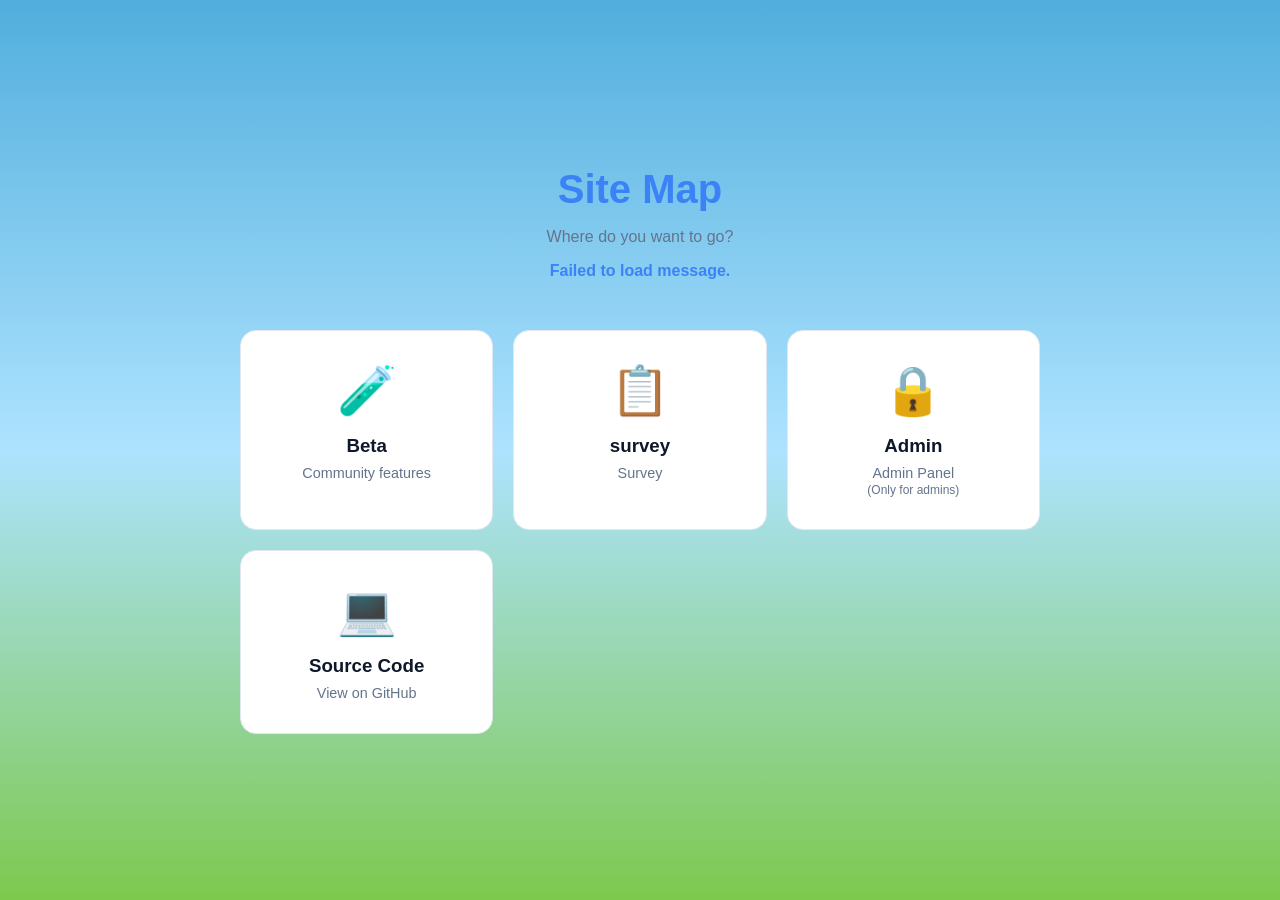
<file: map.html>
<!DOCTYPE html>
<html lang="en">
<head>
    <meta charset="UTF-8">
    <meta name="viewport" content="width=device-width, initial-scale=1.0">
    <script async src="https://www.googletagmanager.com/gtag/js?id=G-5QHY2PMM4L"></script>
<script>
  window.dataLayer = window.dataLayer || [];
  function gtag(){dataLayer.push(arguments);}
  gtag('js', new Date());

  gtag('config', 'G-5QHY2PMM4L');
</script>
    <title>Site Map</title>
    <link rel="stylesheet" href="theme.css">
    <style>
        body {
            margin: 0;
            padding: 20px;
            background:none;
            color: var(--text-main);
            font-family: 'Segoe UI', sans-serif;
            color: var(--text-main);
            display: flex;
            flex-direction: column;
            align-items: center;
            justify-content: center;
            min-height: 100vh;
            min-height: 100dvh;
            box-sizing: border-box;
            transition: background 0.3s ease, color 0.3s ease;
        }

        /* Background Image Container */
        #bg-container {
            position: fixed; top: 0; left: 0; right: 0; bottom: 0;
            background-image: var(--bg); background-size: 100% 100%; background-repeat: no-repeat; background-position: center;
            background-color: var(--base-bg, transparent);
            z-index: -1000; /* Behind everything */
            pointer-events: none;
        }

        h1 {
            margin: 0;
            font-size: 2.5rem;
            color: var(--primary);
        }

        /* Requested CSS */
        .landing-grid {
            display: grid; grid-template-columns: repeat(auto-fit, minmax(200px, 1fr));
            gap: 20px; max-width: 800px; width: 100%; margin-top: 40px;
        }
        .landing-card {
            border: 1px solid var(--border); border-radius: 16px; padding: 32px 24px;
            text-align: center; cursor: pointer; transition: all 0.2s;
            background: var(--card-bg);
            transition: transform 0.2s, box-shadow 0.2s, background 0.3s ease, border-color 0.3s ease;
            text-decoration: none; /* Ensure links don't have underlines */
        }
        .landing-card:hover { transform: translateY(-5px); box-shadow: 0 10px 20px -5px rgba(0,0,0,0.1); border-color: var(--primary); }
        .landing-card .icon { font-size: 3rem; margin-bottom: 16px; display: block; }
        .landing-card h3 { margin: 0 0 8px; color: var(--text-main); }
        .landing-card p { margin: 0; color: var(--text-muted); font-size: 0.9rem; }

        /* Modal CSS */
        .modal-overlay {
            position: fixed; top: 0; left: 0; width: 100%; height: 100%;
            background: rgba(0,0,0,0.5);
            display: none; justify-content: center; align-items: center;
            z-index: 1000;
            backdrop-filter: blur(5px);
            -webkit-backdrop-filter: blur(5px);
            opacity: 0; transition: opacity 0.3s ease;
        }
        .modal-overlay.active { opacity: 1; }
        .modal-box {
            background: var(--card-bg);
            padding: 30px;
            border-radius: 16px;
            border: 1px solid var(--border);
            box-shadow: 0 15px 30px rgba(0,0,0,0.2);
            max-width: 400px;
            width: 90%;
            text-align: center;
            transform: scale(0.9); transition: transform 0.3s ease;
        }
        .modal-overlay.active .modal-box { transform: scale(1); }
        .modal-box h3 { margin-top: 0; color: var(--text-main); margin-bottom: 10px; }
        .modal-box p { color: var(--text-muted); margin-bottom: 25px; margin-top: 0; }
        .modal-btns { display: flex; gap: 10px; justify-content: center; }
        .btn {
            padding: 10px 20px; border-radius: 8px; border: none; cursor: pointer;
            font-weight: bold; transition: opacity 0.2s; font-size: 1rem;
        }
        .btn-cancel { background: var(--border); color: var(--text-main); }
        .btn-confirm { background: var(--primary); color: white; }
        .btn:hover { opacity: 0.8; }
    </style>
</head>
<body>

    <div id="bg-container"></div>
    <h1>Site Map</h1>
    <p style="color: var(--text-muted);">Where do you want to go?</p>
    <div id="andrew-motd" style="color: var(--primary); font-weight: 600; margin-bottom: 10px;">Loading...</div>

    <div class="landing-grid" id="aliases-container">
        <!-- Cards injected via JS -->
    </div>

    <!-- Custom Confirmation Modal -->
    <div class="modal-overlay" id="confirm-modal">
        <div class="modal-box">
            <h3>Are you sure?</h3>
            <p>The admin panel is only for admins.</p>
            <div class="modal-btns">
                <button class="btn btn-cancel" onclick="closeModal()">Cancel</button>
                <button class="btn btn-confirm" id="confirm-btn">Yes, proceed</button>
            </div>
        </div>
    </div>

    <script>
        // 1. Theme Support
        function initTheme() {
            const savedColor = localStorage.getItem('themeColor');
            const savedMode = localStorage.getItem('themeMode');
            const oldTheme = localStorage.getItem('theme');
            const dualMode = localStorage.getItem('dualMode') === 'true';
            const themeColorLeft = localStorage.getItem('themeColorLeft') || 'default';
            const themeColorRight = localStorage.getItem('themeColorRight') || 'default';

            let color = 'default';
            let mode = 'light';

            if (savedColor && savedMode) {
                color = savedColor;
                mode = savedMode;
            } else if (oldTheme) {
                if (oldTheme === 'dark') mode = 'dark';
                else if (oldTheme.startsWith('theme-')) {
                    color = oldTheme.replace('theme-', '');
                    mode = (color === 'mtc') ? 'dark' : 'light';
                }
            } else if (window.matchMedia && window.matchMedia('(prefers-color-scheme: dark)').matches) {
                mode = 'dark';
            }

            document.body.classList.remove('dark', 'theme-mtc', 'theme-red', 'theme-green', 'theme-purple', 'theme-orange', 'theme-rainbow', 'theme-aurora', 'theme-midnight', 'theme-fire', 'theme-matrix', 'theme-glass', 'theme-sand', 'theme-gold', 'theme-galaxy', 'theme-custom', 'theme-ocean', 'theme-sunset', 'theme-neon', 'theme-forest', 'theme-desert', 'theme-polar', 'theme-cyber', 'theme-coffee', 'theme-sky', 'theme-lavender', 'theme-steel', 'theme-bubblegum', 'theme-void');
            document.body.classList.remove('dual-theme');
            document.body.style.removeProperty('--bg');
            
            if (window.partyInterval) {
                clearInterval(window.partyInterval);
                document.body.style.removeProperty('--primary');
                document.body.style.removeProperty('--primary-hover');
            }
            
            if (window.partyAudio) {
                window.partyAudio.pause();
                window.partyAudio = null;
                sessionStorage.removeItem('partyAudioTime');
            }
            
            const styleTag = document.getElementById('dual-theme-style');
            if (styleTag) styleTag.remove();

            if (dualMode) {
                document.body.classList.add('dual-theme');
                if (mode === 'dark') document.body.classList.add('dark');

                const getThemeVars = (theme) => {
                    const dummy = document.createElement('div');
                    dummy.className = `theme-${theme}`;
                    if (mode === 'dark') dummy.classList.add('dark');
                    if (theme === 'custom' && localStorage.getItem('customBgBrightness') === 'light') dummy.classList.add('light-img');
                    dummy.style.visibility = 'hidden';
                    document.documentElement.appendChild(dummy);
                    const style = getComputedStyle(dummy);
                    let bg = style.getPropertyValue('--bg').trim();
                    if (theme === 'custom') bg = `url(${localStorage.getItem('customBg')})`;
                    const vars = {
                        bg: bg,
                        cardBg: style.getPropertyValue('--card-bg').trim() || (mode==='dark'?'#1e293b':'#ffffff'),
                        textMain: style.getPropertyValue('--text-main').trim() || (mode==='dark'?'#f8fafc':'#333'),
                        border: style.getPropertyValue('--border').trim() || '#ccc'
                    };
                    document.documentElement.removeChild(dummy);
                    return vars;
                };

                const leftVars = getThemeVars(themeColorLeft);
                const rightVars = getThemeVars(themeColorRight);
                const css = `
                    :root {
                        --bg-left: ${leftVars.bg}; --bg-right: ${rightVars.bg};
                        --card-bg-left: ${leftVars.cardBg}; --card-bg-right: ${rightVars.cardBg};
                        --text-main-left: ${leftVars.textMain}; --text-main-right: ${rightVars.textMain};
                        --border-left: ${leftVars.border};
                    }
                `;
                const style = document.createElement('style');
                style.id = 'dual-theme-style';
                style.innerHTML = css;
                document.head.appendChild(style);
            } else {
                if (mode === 'dark') document.body.classList.add('dark');
                if (color !== 'default') document.body.classList.add(`theme-${color}`);
                if (color === 'party') {
                    const colors = ['#ff0000', '#ff7f00', '#ffff00', '#00ff00', '#00ffff', '#0000ff', '#8b00ff', '#ff00ff'];
                    if (typeof window.partyIndex === 'undefined') window.partyIndex = 0;
                    const update = () => {
                        const c = colors[window.partyIndex];
                        document.body.style.setProperty('--bg', `linear-gradient(${c}, ${c})`);
                        document.body.style.setProperty('--primary', c);
                        document.body.style.setProperty('--primary-hover', c);
                        window.partyIndex = (window.partyIndex + 1) % colors.length;
                    };
                    update();
                    window.partyInterval = setInterval(update, 1120);
                    
                    if (!window.partyAudio) {
                        window.partyAudio = new Audio('/assets/lucid.aac');
                        window.partyAudio.loop = true;
                        const savedTime = parseFloat(sessionStorage.getItem('partyAudioTime'));
                        if (!isNaN(savedTime)) window.partyAudio.currentTime = savedTime;
                        window.partyAudio.play().catch(e => console.log(e));
                    }
                }
                if (color === 'custom') {
                    const bg = localStorage.getItem('customBg');
                    if (bg) document.body.style.setProperty('--bg', `url(${bg})`);
                    const brightness = localStorage.getItem('customBgBrightness');
                    if (brightness === 'light') document.body.classList.add('light-img');
                }
            }
        }
        initTheme();

        // 2. Configuration: Add new aliases here
        let aliases = [
            { title: "Beta", desc: "Community features", icon: "🧪", url: "beta/index.html" },
            { title: "survey", desc: "Survey", icon: "📋", url: "survey.html" },
            { title: "Admin", desc: "Admin Panel <br> <small>(Only for admins)</small>", icon: "🔒", url: "admin/index.html", confirm: true, message: "The admin panel is only for admins."},
            { title: "Source Code", desc: "View on GitHub", icon: "💻", url: "https://github.com/scedule/scedule.github.io", confirm: true, top: true, message: "Warning: If you go to GitHub, it will be saved to your history." },
        ];

        if (navigator.userAgent.toLowerCase().indexOf(' electron/') > -1 || window.Capacitor !== undefined || (navigator.userAgent.includes('Android') && navigator.userAgent.includes('wv'))) {
            aliases = aliases.filter(a => a.title !== "Source Code");
        }

        // Modal Logic
        let targetUrl = '';
        let targetTop = false;
        const modal = document.getElementById('confirm-modal');
        const confirmBtn = document.getElementById('confirm-btn');
        const modalMsg = document.querySelector('#confirm-modal p');

        function openModal(url, top = false, message) {
            targetUrl = url;
            targetTop = top;
            if (message) modalMsg.innerText = message;
            modal.style.display = 'flex';
            setTimeout(() => modal.classList.add('active'), 10);
        }

        function closeModal() {
            modal.classList.remove('active');
            setTimeout(() => modal.style.display = 'none', 300);
        }

        confirmBtn.onclick = () => {
            if (targetTop) window.top.location.href = targetUrl;
            else window.location.href = targetUrl;
        };

        // 3. Render Logic
        const container = document.getElementById('aliases-container');
        
        aliases.forEach(item => {
            const card = document.createElement('a');
            card.className = 'landing-card';
            card.href = item.url;
            if (item.confirm) {
                card.onclick = (e) => {
                    e.preventDefault();
                    openModal(item.url, item.top, item.message);
                };
            }
            card.innerHTML = `
                <span class="icon">${item.icon}</span>
                <h3>${item.title}</h3>
                <p>${item.desc}</p>
            `;
            container.appendChild(card);
        });

        // Andrew MOTD Fetcher
        async function loadAndrewMotd() {
            const el = document.getElementById('andrew-motd');
            try {
                const res = await fetch("https://script.google.com/macros/s/AKfycbxmW2r7TkHCaGMO2z6ZnJdDtVnRGrhg68bN5UQlUA629asnV4kz54o2MGxOdRvzspwG/exec?type=get_motd&t=" + Date.now());
                const data = await res.json();
                el.innerText = `Alice Said Today: "${data.motd || ''}"`;
            } catch (e) {
                el.innerText = "Failed to load message.";
            }
        }
        loadAndrewMotd();

        window.addEventListener('beforeunload', () => {
            if (window.partyAudio && !window.partyAudio.paused) {
                sessionStorage.setItem('partyAudioTime', window.partyAudio.currentTime);
            }
        });
    </script>
</body>
</html>
</file>
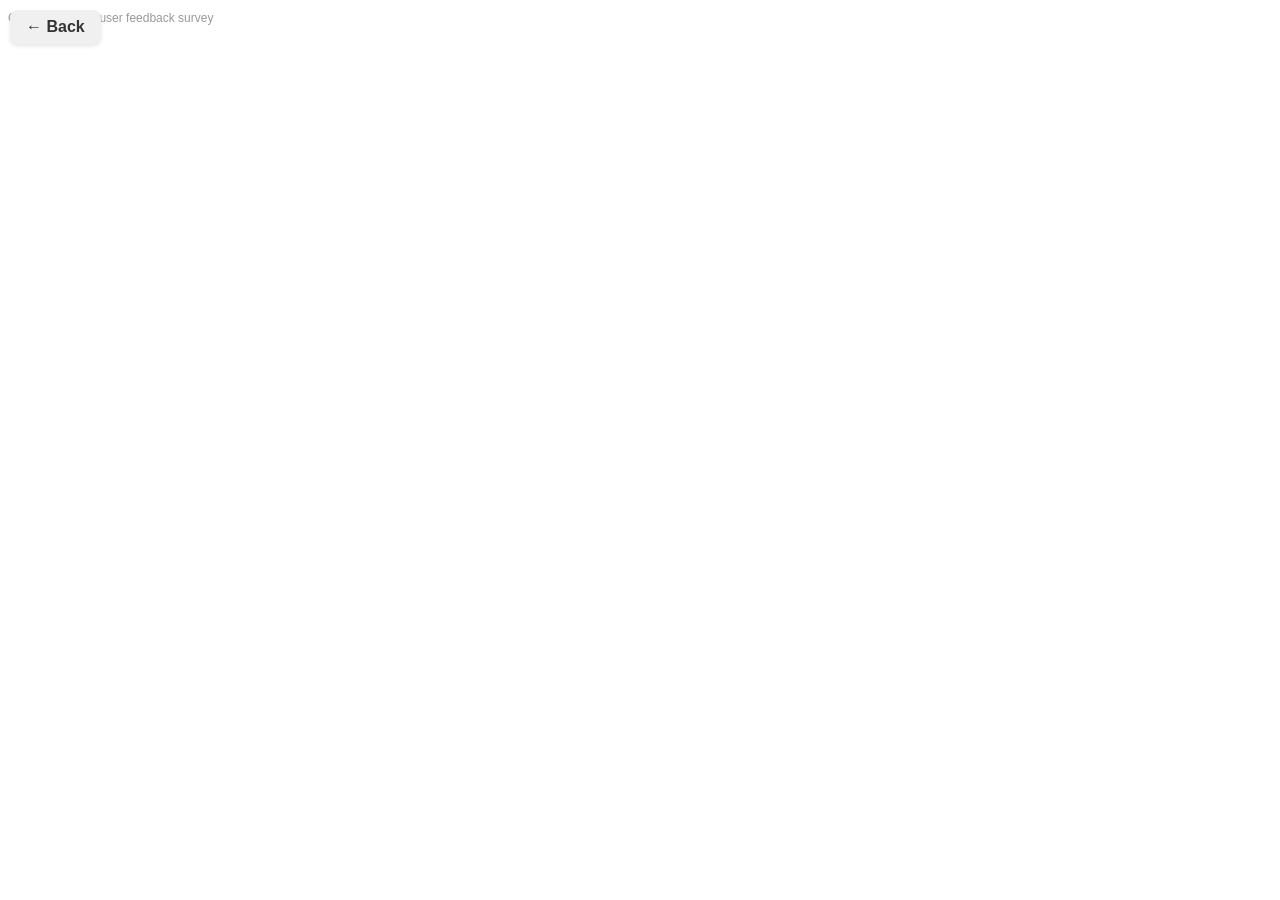
<file: survey.html>
<!DOCTYPE html>
<html lang="en">
<head>
    <meta charset="UTF-8">
    <meta name="viewport" content="width=device-width, initial-scale=1.0">
    <title>Scedule Survey</title>
</head>
<body>
    
    <a href="/beta/index.html" style="position: fixed; top: 10px; left: 10px; z-index: 9999; background: #f0f0f0; padding: 8px 16px; border-radius: 8px; text-decoration: none; color: #333; font-family: sans-serif; font-weight: bold; box-shadow: 0 2px 4px rgba(0,0,0,0.1);">← Back</a>
    <script>(function(t,e,s,n){var o,a,c;t.SMCX=t.SMCX||[],e.getElementById(n)||(o=e.getElementsByTagName(s),a=o[o.length-1],c=e.createElement(s),c.type="text/javascript",c.async=!0,c.id=n,c.src="https://widget.surveymonkey.com/collect/website/js/tRaiETqnLgj758hTBazgd2AGsEw4L_2BF3pai9P4pXeLZtOQAxDX38Fp9RCS7uJBW9.js",a.parentNode.insertBefore(c,a))})(window,document,"script","smcx-sdk");</script><a style="font: 12px Helvetica, sans-serif; color: #999; text-decoration: none;" href=www.surveymonkey.com> Create your own user feedback survey </a>
</body>
</html>
</file>
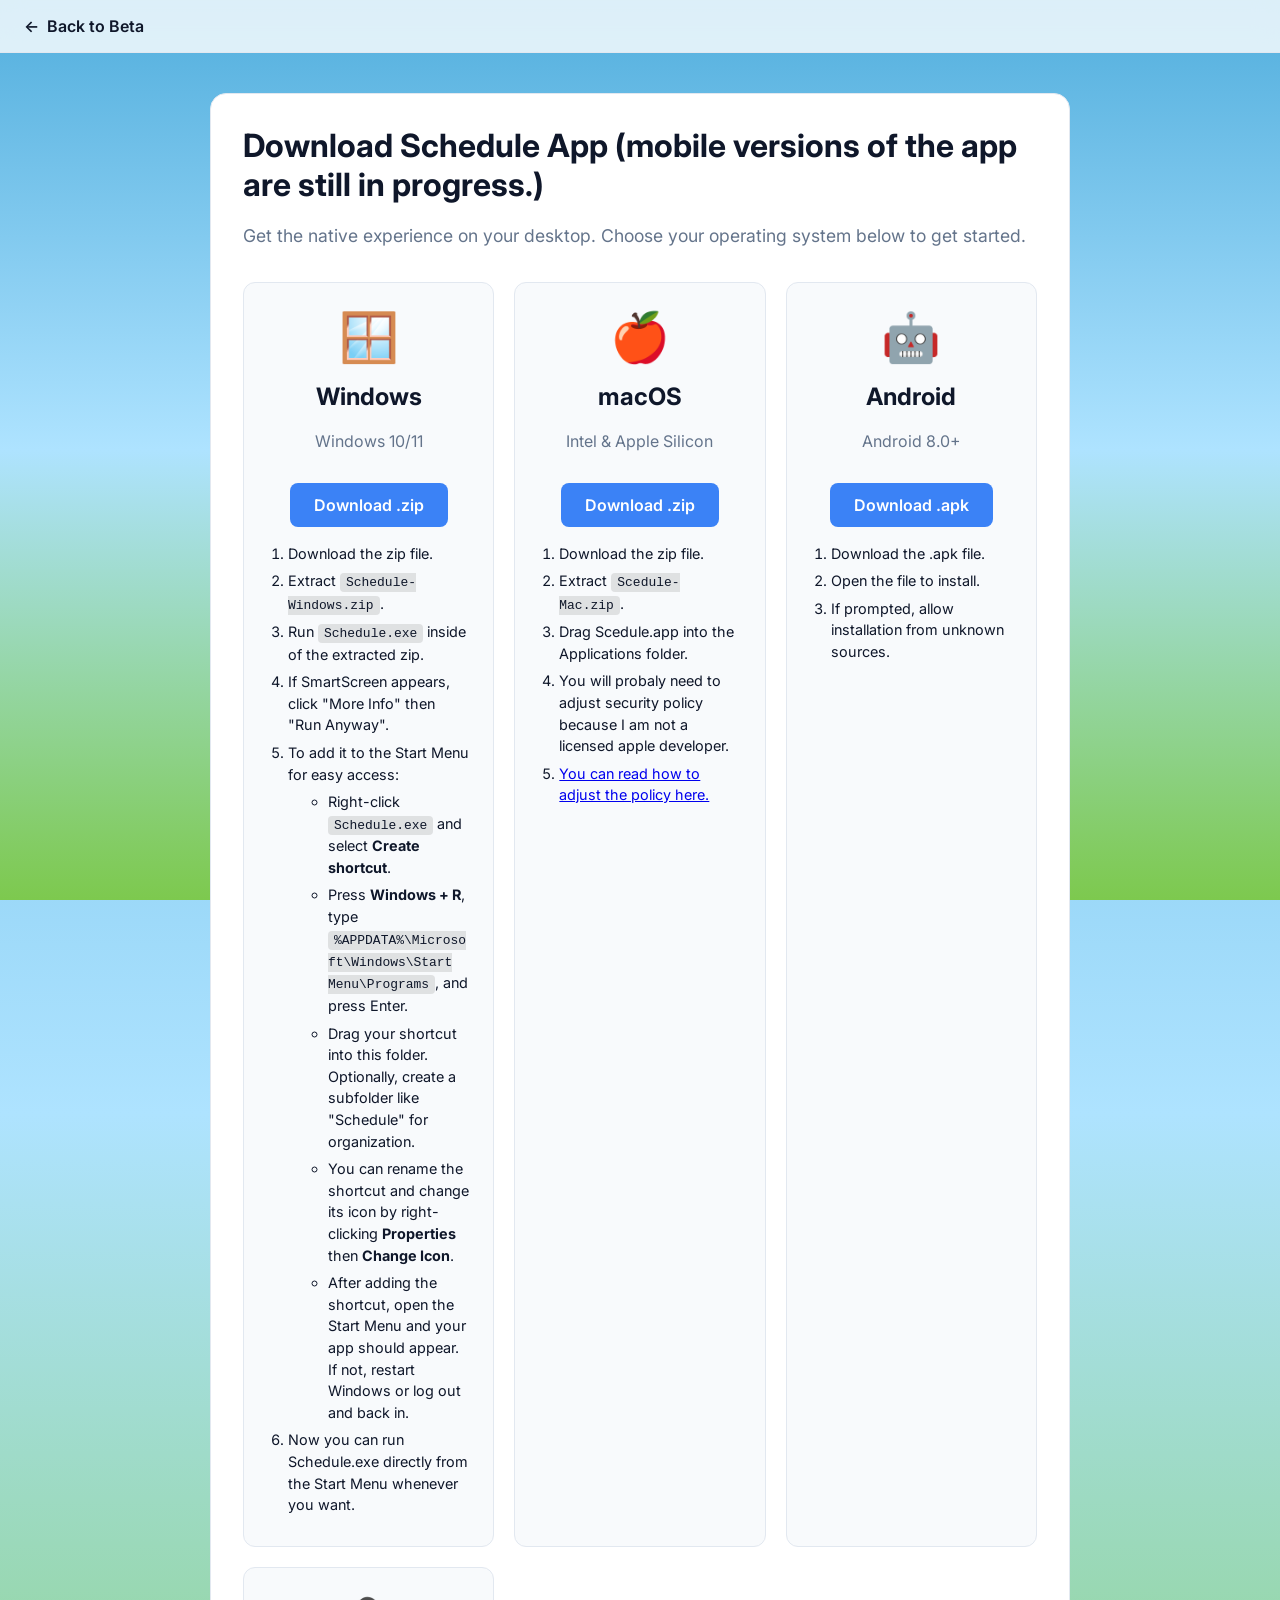
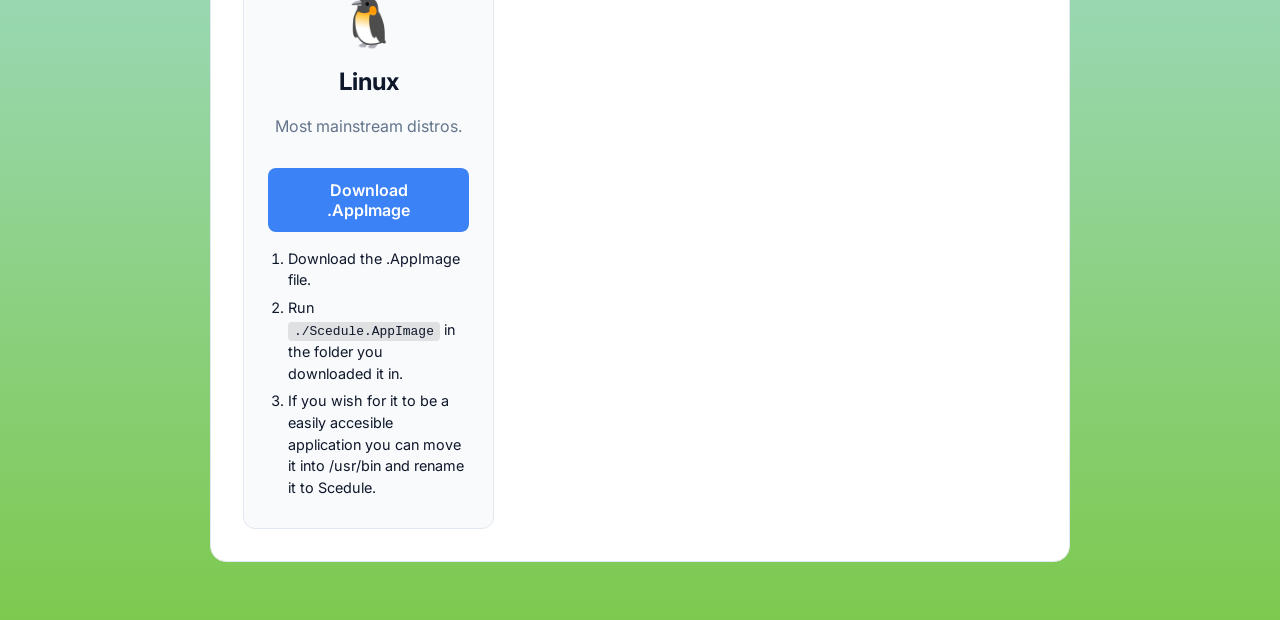
<file: beta/download.html>
<!DOCTYPE html>
<html lang="en">
<head>
    <meta charset="UTF-8">
    <meta name="viewport" content="width=device-width, initial-scale=1.0">
    <title>Download App</title>
    <link rel="preconnect" href="https://fonts.googleapis.com">
    <link rel="stylesheet" href="https://fonts.googleapis.com/css2?family=Inter:wght@400;500;600;700&display=swap">
    <link rel="stylesheet" href="../theme.css">
    <style>
        * { box-sizing: border-box; font-family: 'Inter', sans-serif; }
        body {
            margin: 0;
            background: var(--bg);
            color: var(--text-main);
            min-height: 100vh;
            display: flex;
            flex-direction: column;
            transition: color 0.3s ease;
        }
        #bg-container {
            position: fixed; top: 0; left: 0; right: 0; bottom: 0;
            background: var(--bg); background-size: 100% 100%; background-repeat: no-repeat; background-position: center;
            z-index: -1000; pointer-events: none;
        }
        header {
            background: var(--header-bg);
            backdrop-filter: blur(12px);
            -webkit-backdrop-filter: blur(12px);
            padding: 16px 24px;
            display: flex;
            align-items: center;
            border-bottom: 1px solid var(--border);
        }
        .container {
            max-width: 900px;
            margin: 40px auto;
            padding: 0 20px;
            width: 100%;
        }
        .card {
            background: var(--card-bg);
            border: 1px solid var(--border);
            border-radius: 16px;
            padding: 32px;
            margin-bottom: 24px;
            backdrop-filter: blur(10px);
            -webkit-backdrop-filter: blur(10px);
        }
        h1 { margin: 0 0 16px; }
        h2 { margin-top: 0; font-size: 1.5rem; }
        .btn {
            display: inline-block;
            padding: 12px 24px;
            background: var(--primary);
            color: var(--btn-text);
            text-decoration: none;
            border-radius: 8px;
            font-weight: 600;
            margin-top: 16px;
            transition: transform 0.2s, background 0.2s;
        }
        .btn:hover { transform: translateY(-2px); background: var(--primary-hover); }
        .os-grid {
            display: grid;
            grid-template-columns: repeat(auto-fit, minmax(250px, 1fr));
            gap: 20px;
            margin-top: 32px;
        }
        .os-card {
            background: var(--input-bg);
            padding: 24px;
            border-radius: 12px;
            border: 1px solid var(--border);
            text-align: center;
            overflow-wrap: break-word;
        }
        .os-icon { font-size: 3rem; margin-bottom: 16px; display: block; }
        code {
            background: rgba(0,0,0,0.1);
            padding: 2px 6px;
            border-radius: 4px;
            font-family: monospace;
            font-size: 0.9em;
            word-break: break-word;
        }
        ol { text-align: left; padding-left: 20px; margin: 16px 0 0; font-size: 0.9rem; line-height: 1.5; }
        li { margin-bottom: 6px; }
    </style>
</head>
<body>
    <div id="bg-container"></div>
    <header>
        <a href="index.html" style="text-decoration: none; color: var(--text-main); font-weight: 600; display: flex; align-items: center; gap: 8px;">
            <span>←</span> Back to Beta
        </a>
    </header>

    <div class="container">
        <div class="card">
            <h1>Download Schedule App (mobile versions of the app are still in progress.)</h1>
            <p style="color: var(--text-muted); font-size: 1.1rem; line-height: 1.6;">Get the native experience on your desktop. Choose your operating system below to get started.</p>
            
            <div class="os-grid">
                <div class="os-card">
                    <span class="os-icon">🪟</span>
                    <h2>Windows</h2>
                    <p style="color: var(--text-muted);">Windows 10/11</p>
                    <a href="#" onclick="top.window.location.href='https://www.mediafire.com/file/a8bi5czs8kbbmmf/Scedule-Windows.zip/file'; return false;" class="btn">Download .zip</a>
                    <ol>
                        <li>Download the zip file.</li>
                        <li>Extract <code>Schedule-Windows.zip</code>.</li>
                        <li>Run <code>Schedule.exe</code> inside of the extracted zip.</li>
                        <li>If SmartScreen appears, click "More Info" then "Run Anyway".</li>
                        <li>To add it to the Start Menu for easy access:</li>
                        <ul>
                            <li>Right-click <code>Schedule.exe</code> and select <strong>Create shortcut</strong>.</li>
                            <li>Press <strong>Windows + R</strong>, type <code>%APPDATA%\Microsoft\Windows\Start Menu\Programs</code>, and press Enter.</li>
                            <li>Drag your shortcut into this folder. Optionally, create a subfolder like "Schedule" for organization.</li>
                            <li>You can rename the shortcut and change its icon by right-clicking <strong>Properties</strong> then <strong>Change Icon</strong>.</li>
                            <li>After adding the shortcut, open the Start Menu and your app should appear. If not, restart Windows or log out and back in.</li>
                        </ul>
                        <li>Now you can run Schedule.exe directly from the Start Menu whenever you want.</li>
                        
                    </ol>
                </div>

                <div class="os-card">
                    <span class="os-icon">🍎</span>
                    <h2>macOS</h2>
                    <p style="color: var(--text-muted);">Intel & Apple Silicon</p>
                    <a href="#" onclick="top.window.location.href='https://www.mediafire.com/file/fnadtlvl56ymcta/Scedule-Mac.zip/file'; return false;" class="btn">Download .zip</a>
                    <ol>
                        <li>Download the zip file.</li>
                        <li>Extract <code>Scedule-Mac.zip</code>.</li>
                        <li>Drag Scedule.app into the Applications folder.</li>
                        <li>You will probaly need to adjust security policy because I am not a licensed apple developer.</li>
                        <li><a href="https://support.apple.com/guide/mac-help/open-a-mac-app-from-an-unknown-developer-mh40616/mac">You can read how to adjust the policy here.</a></li>

                    </ol>
                </div>

                <div class="os-card">
                    <span class="os-icon">🤖</span>
                    <h2>Android</h2>
                    <p style="color: var(--text-muted);">Android 8.0+</p>
                    <a href="#" onclick="top.window.location.href='https://www.mediafire.com/file/dyoop2zlc2ilozl/Scedule.apk/file'; return false;" class="btn">Download .apk</a>
                    <ol>
                        <li>Download the .apk file.</li>
                        <li>Open the file to install.</li>
                        <li>If prompted, allow installation from unknown sources.</li>
                    </ol>
                </div>

                <div class="os-card">
                    <span class="os-icon">🐧</span>
                    <h2>Linux</h2>
                    <p style="color: var(--text-muted);">Most mainstream distros.</p>
                    <a href="#" onclick="top.window.location.href='https://www.mediafire.com/file/z54ogh1bdim6b77/Scedule.AppImage/file'; return false;" class="btn">Download .AppImage</a>
                    <ol>
                        <li>Download the .AppImage file.</li>
                        <li>Run <code>./Scedule.AppImage</code> in the folder you downloaded it in.</li>
                        <li>If you wish for it to be a easily accesible application you can move it into /usr/bin and rename it to Scedule.</li>
                    </ol>
                </div>
            </div>
        </div>
    </div>
    
    <script>
        // Simple theme loader
        const savedColor = localStorage.getItem('themeColor');
        const savedMode = localStorage.getItem('themeMode');
        const oldTheme = localStorage.getItem('theme');
        
        let color = 'default';
        let mode = 'light';

        if (savedColor && savedMode) {
            color = savedColor;
            mode = savedMode;
        } else if (oldTheme) {
            if (oldTheme === 'dark') mode = 'dark';
            else if (oldTheme.startsWith('theme-')) {
                color = oldTheme.replace('theme-', '');
                mode = (color === 'mtc') ? 'dark' : 'light';
            }
        } else if (window.matchMedia && window.matchMedia('(prefers-color-scheme: dark)').matches) {
            mode = 'dark';
        }

        if (mode === 'dark') document.body.classList.add('dark');
        if (color !== 'default') document.body.classList.add('theme-' + color);
        
        if (color === 'custom') {
            const bg = localStorage.getItem('customBg');
            if (bg) document.body.style.setProperty('--bg', `url(${bg})`);
            if (localStorage.getItem('customBgBrightness') === 'light') {
                document.body.classList.add('light-img');
            }
        }
    </script>
</body>
</html>
</file>
<file: theme.css>
:root {
    --primary: #3b82f6;
    --primary-hover: #2563eb;
    --bg: linear-gradient(180deg, #51aedd 0%, #aee3ff 50%, #7dc94e 100%);
    --surface: #ffffff;
    --border: #e2e8f0;
    --text-main: #0f172a;
    --text-muted: #64748b;
    --header-bg: rgba(255, 255, 255, 0.8);
    --card-bg: #ffffff;
    --input-bg: #f8fafc;
    --gutter-bg: #fafafa;
    --hover-bg: #f1f5f9;
    --btn-text: white;
    
    /* Difficulty Colors */
    --Easy: #10b981;
    --Average: #f59e0b;
    --Hard: #ef4444;
    --Extremely-Hard: #be123c;
    --wheel-gradient: conic-gradient(#ef4444 0deg 60deg, #f97316 60deg 120deg, #eab308 120deg 180deg, #22c55e 180deg 240deg, #3b82f6 240deg 300deg, #8b5cf6 300deg 360deg);
}

.dark {
    --bg: linear-gradient(180deg, #020617 0%, #0f172a 100%);
    --surface: rgba(15, 23, 42, 0.95);
    --border: #334155;
    --text-main: #f8fafc;
    --text-muted: #94a3b8;
    --header-bg: rgba(15, 23, 42, 0.8);
    --card-bg: #1e293b;
    --input-bg: #0f172a;
    --gutter-bg: #1e293b;
    --hover-bg: #334155;
    --primary: #60a5fa;
}

/* --- Themes --- */
.theme-mtc { --primary: #002d72; --primary-hover: #001f4d; --bg: linear-gradient(180deg, #ffffff 0%, #e6f0ff 100%); --surface: #ffffff; --border: #bfd7ff; --text-main: #002d72; --text-muted: #536b8a; --header-bg: rgba(255, 255, 255, 0.9); --card-bg: #ffffff; --input-bg: #f0f7ff; --gutter-bg: #f8fbff; --hover-bg: #e6f0ff; --wheel-gradient: conic-gradient(#002d72 0deg 60deg, #0044aa 60deg 120deg, #60a5fa 120deg 180deg, #3b82f6 180deg 240deg, #bfd7ff 240deg 300deg, #ffffff 300deg 360deg); }
.dark.theme-mtc { --primary: #60a5fa; --primary-hover: #3b82f6; --bg: linear-gradient(180deg, #020617 0%, #002d72 100%); --surface: rgba(15, 23, 42, 0.95); --border: #334155; --text-main: #f8fafc; --text-muted: #94a3b8; --header-bg: rgba(15, 23, 42, 0.8); --card-bg: #1e293b; --input-bg: #0f172a; --gutter-bg: #1e293b; --hover-bg: #334155; }

.theme-red { --primary: #dc2626; --primary-hover: #b91c1c; --bg: linear-gradient(180deg, #fef2f2 0%, #fee2e2 50%, #fecaca 100%); --surface: rgba(255, 255, 255, 0.9); --border: #fecaca; --text-main: #7f1d1d; --text-muted: #991b1b; --header-bg: rgba(255, 245, 245, 0.8); --card-bg: #ffffff; --input-bg: #fff1f2; --gutter-bg: #fff1f2; --hover-bg: #ffe4e6; --wheel-gradient: conic-gradient(#7f1d1d 0deg 60deg, #991b1b 60deg 120deg, #dc2626 120deg 180deg, #ef4444 180deg 240deg, #fecaca 240deg 300deg, #ffffff 300deg 360deg); }
.dark.theme-red { --primary: #f87171; --primary-hover: #ef4444; --bg: linear-gradient(180deg, #450a0a 0%, #7f1d1d 100%); --surface: rgba(69, 10, 10, 0.95); --border: #991b1b; --text-main: #fef2f2; --text-muted: #fecaca; --header-bg: rgba(69, 10, 10, 0.8); --card-bg: #7f1d1d; --input-bg: #450a0a; --gutter-bg: #450a0a; --hover-bg: #991b1b; }

.theme-green { --primary: #059669; --primary-hover: #047857; --bg: linear-gradient(180deg, #ecfdf5 0%, #d1fae5 50%, #a7f3d0 100%); --surface: rgba(255, 255, 255, 0.9); --border: #a7f3d0; --text-main: #064e3b; --text-muted: #065f46; --header-bg: rgba(240, 253, 244, 0.8); --card-bg: #ffffff; --input-bg: #f0fdf4; --gutter-bg: #f0fdf4; --hover-bg: #dcfce7; --wheel-gradient: conic-gradient(#064e3b 0deg 60deg, #065f46 60deg 120deg, #059669 120deg 180deg, #10b981 180deg 240deg, #a7f3d0 240deg 300deg, #ffffff 300deg 360deg); }
.dark.theme-green { --primary: #34d399; --primary-hover: #10b981; --bg: linear-gradient(180deg, #022c22 0%, #064e3b 100%); --surface: rgba(2, 44, 34, 0.95); --border: #065f46; --text-main: #ecfdf5; --text-muted: #a7f3d0; --header-bg: rgba(2, 44, 34, 0.8); --card-bg: #064e3b; --input-bg: #022c22; --gutter-bg: #022c22; --hover-bg: #065f46; }

.theme-purple { --primary: #7c3aed; --primary-hover: #6d28d9; --bg: linear-gradient(180deg, #f5f3ff 0%, #ede9fe 50%, #ddd6fe 100%); --surface: rgba(255, 255, 255, 0.9); --border: #ddd6fe; --text-main: #4c1d95; --text-muted: #5b21b6; --header-bg: rgba(245, 243, 255, 0.8); --card-bg: #ffffff; --input-bg: #faf5ff; --gutter-bg: #faf5ff; --hover-bg: #f3e8ff; --wheel-gradient: conic-gradient(#4c1d95 0deg 60deg, #5b21b6 60deg 120deg, #7c3aed 120deg 180deg, #8b5cf6 180deg 240deg, #ddd6fe 240deg 300deg, #ffffff 300deg 360deg); }
.dark.theme-purple { --primary: #a78bfa; --primary-hover: #8b5cf6; --bg: linear-gradient(180deg, #2e1065 0%, #4c1d95 100%); --surface: rgba(46, 16, 101, 0.95); --border: #5b21b6; --text-main: #f5f3ff; --text-muted: #ddd6fe; --header-bg: rgba(46, 16, 101, 0.8); --card-bg: #4c1d95; --input-bg: #2e1065; --gutter-bg: #2e1065; --hover-bg: #5b21b6; }

.theme-orange { --primary: #ea580c; --primary-hover: #c2410c; --bg: linear-gradient(180deg, #fff7ed 0%, #ffedd5 50%, #fed7aa 100%); --surface: rgba(255, 255, 255, 0.9); --border: #fed7aa; --text-main: #7c2d12; --text-muted: #9a3412; --header-bg: rgba(255, 247, 237, 0.8); --card-bg: #ffffff; --input-bg: #fff7ed; --gutter-bg: #fff7ed; --hover-bg: #ffedd5; --wheel-gradient: conic-gradient(#7c2d12 0deg 60deg, #9a3412 60deg 120deg, #ea580c 120deg 180deg, #f97316 180deg 240deg, #fed7aa 240deg 300deg, #ffffff 300deg 360deg); }
.dark.theme-orange { --primary: #fb923c; --primary-hover: #f97316; --bg: linear-gradient(180deg, #431407 0%, #7c2d12 100%); --surface: rgba(67, 20, 7, 0.95); --border: #9a3412; --text-main: #fff7ed; --text-muted: #fed7aa; --header-bg: rgba(67, 20, 7, 0.8); --card-bg: #7c2d12; --input-bg: #431407; --gutter-bg: #431407; --hover-bg: #9a3412; }

/* Animated Themes */
@keyframes gradient-xy { 0% { background-position: 0% 50%; } 50% { background-position: 100% 50%; } 100% { background-position: 0% 50%; } }

.theme-rainbow { --bg: linear-gradient(45deg, #ff0000, #ff7300, #fffb00, #48ff00, #00ffd5, #002bff, #7a00ff, #ff00c8, #ff0000); background-size: 400% 400%; animation: gradient-xy 20s linear infinite; --surface: rgba(255,255,255,0.9); --text-main: #000; --primary: #ff00c8; --header-bg: rgba(255,255,255,0.5); --wheel-gradient: conic-gradient(#ff0000 0deg 60deg, #ffff00 60deg 120deg, #00ff00 120deg 180deg, #00ffff 180deg 240deg, #0000ff 240deg 300deg, #ff00ff 300deg 360deg); }
.dark.theme-rainbow { --surface: rgba(0,0,0,0.8); --text-main: #fff; --card-bg: rgba(0,0,0,0.6); --header-bg: rgba(0,0,0,0.5); }

.theme-aurora { --bg: linear-gradient(120deg, #000000, #1a2a6c, #b21f1f, #fdbb2d, #000000); background-size: 300% 300%; animation: gradient-xy 15s ease infinite; --surface: rgba(0,0,0,0.7); --text-main: #fff; --text-muted: #ddd; --primary: #fdbb2d; --header-bg: rgba(0,0,0,0.5); --card-bg: rgba(20,20,20,0.8); --border: rgba(255,255,255,0.1); --input-bg: rgba(0,0,0,0.5); --wheel-gradient: conic-gradient(#000000 0deg 60deg, #1a2a6c 60deg 120deg, #b21f1f 120deg 180deg, #fdbb2d 180deg 240deg, #ffffff 240deg 300deg, #888888 300deg 360deg); }

.theme-midnight { --bg: linear-gradient(120deg, #0f172a, #1e1b4b, #312e81, #0f172a); background-size: 300% 300%; animation: gradient-xy 20s ease infinite; --surface: rgba(15, 23, 42, 0.9); --text-main: #e2e8f0; --text-muted: #94a3b8; --primary: #6366f1; --header-bg: rgba(15, 23, 42, 0.8); --card-bg: rgba(30, 41, 59, 0.8); --border: #312e81; --input-bg: #0f172a; --wheel-gradient: conic-gradient(#0f172a 0deg 60deg, #1e1b4b 60deg 120deg, #312e81 120deg 180deg, #4338ca 180deg 240deg, #6366f1 240deg 300deg, #818cf8 300deg 360deg); }

.theme-fire { --bg: linear-gradient(to bottom, #7f1d1d, #b91c1c, #d97706, #f59e0b); background-size: 100% 300%; animation: gradient-xy 5s linear infinite; --surface: rgba(69, 10, 10, 0.9); --text-main: #fff7ed; --text-muted: #fed7aa; --primary: #f59e0b; --header-bg: rgba(69, 10, 10, 0.8); --card-bg: rgba(127, 29, 29, 0.8); --border: #b91c1c; --input-bg: #450a0a; --wheel-gradient: conic-gradient(#7f1d1d 0deg 60deg, #b91c1c 60deg 120deg, #dc2626 120deg 180deg, #ea580c 180deg 240deg, #fcd34d 240deg 300deg, #ffffff 300deg 360deg); }

.theme-matrix { --bg: linear-gradient(180deg, #000000, #001100, #002200); background-size: 100% 100%; --surface: rgba(0, 20, 0, 0.9); --text-main: #00ff00; --text-muted: #008800; --primary: #00ff00; --header-bg: rgba(0, 20, 0, 0.9); --card-bg: rgba(0, 30, 0, 0.9); --border: #004400; --input-bg: #001100; --wheel-gradient: conic-gradient(#000000 0deg 60deg, #003300 60deg 120deg, #006600 120deg 180deg, #009900 180deg 240deg, #00cc00 240deg 300deg, #00ff00 300deg 360deg); font-family: 'Courier New', monospace; }

/* Premium Themes */
.theme-glass { --bg: linear-gradient(120deg, #84fab0 0%, #8fd3f4 100%); --surface: rgba(255, 255, 255, 0.4); --text-main: #1e293b; --text-muted: #475569; --primary: #2563eb; --header-bg: rgba(255, 255, 255, 0.25); --card-bg: rgba(255, 255, 255, 0.3); --border: rgba(255, 255, 255, 0.6); --input-bg: rgba(255, 255, 255, 0.4); --gutter-bg: rgba(255, 255, 255, 0.2); --hover-bg: rgba(255, 255, 255, 0.5); --wheel-gradient: conic-gradient(#a5b4fc 0deg 120deg, #818cf8 120deg 240deg, #6366f1 240deg 360deg); }
.theme-glass .block, .theme-glass .modal, .theme-glass header, .theme-glass .landing-card, .theme-glass .vote-card, .theme-glass .card { backdrop-filter: blur(16px) saturate(180%); -webkit-backdrop-filter: blur(16px) saturate(180%); box-shadow: 0 8px 32px 0 rgba(31, 38, 135, 0.1); border: 1px solid rgba(255, 255, 255, 0.5); }
.dark.theme-glass { --bg: linear-gradient(135deg, #0f2027 0%, #203a43 50%, #2c5364 100%); --surface: rgba(0, 0, 0, 0.4); --text-main: #f8fafc; --text-muted: #cbd5e1; --primary: #60a5fa; --header-bg: rgba(0, 0, 0, 0.4); --card-bg: rgba(255, 255, 255, 0.05); --border: rgba(255, 255, 255, 0.1); --input-bg: rgba(0, 0, 0, 0.5); --gutter-bg: rgba(0, 0, 0, 0.4); --hover-bg: rgba(255, 255, 255, 0.1); }
.dark.theme-glass .block, .dark.theme-glass .modal, .dark.theme-glass header, .dark.theme-glass .landing-card, .dark.theme-glass .card { box-shadow: 0 8px 32px 0 rgba(0, 0, 0, 0.3); border: 1px solid rgba(255, 255, 255, 0.1); }

.theme-sand { --bg: url('/assets/beach.jpg'); --surface: rgba(255, 252, 245, 0.9); --text-main: #5d4037; --text-muted: #8b5a2b; --primary: #d84315; --primary-hover: #bf360c; --header-bg: rgba(255, 252, 245, 0.95); --card-bg: #fff8e1; --border: #d7ccc8; --input-bg: #fff3e0; --gutter-bg: #efebe9; --hover-bg: #ffe0b2; --wheel-gradient: conic-gradient(#f4a460 0deg 90deg, #d2b48c 90deg 180deg, #deb887 180deg 270deg, #f5deb3 270deg 360deg); }
.theme-sand .block, .theme-sand .landing-card { box-shadow: 4px 4px 10px rgba(161, 140, 116, 0.2), -4px -4px 10px rgba(255, 255, 255, 0.8); border: 1px solid rgba(255,255,255,0.6); }
.dark.theme-sand { --bg: url('/assets/beach.jpg'); --surface: rgba(62, 39, 35, 0.95); --text-main: #e6d5ac; --text-muted: #bcaaa4; --primary: #ffab91; --header-bg: rgba(62, 39, 35, 0.9); --card-bg: #4e342e; --border: #795548; --input-bg: #3e2723; --gutter-bg: #3e2723; --hover-bg: #5d4037; }
.dark.theme-sand .block { box-shadow: 0 4px 6px rgba(0,0,0,0.3); border: 1px solid #795548; }

.theme-gold { --bg: linear-gradient(45deg, #bf953f, #fcf6ba, #b38728, #fbf5b7, #aa771c); background-size: 200% 200%; animation: gradient-xy 10s ease infinite; --surface: rgba(255, 255, 255, 0.92); --text-main: #5c4013; --text-muted: #8a6e2f; --primary: #d4af37; --primary-hover: #b8860b; --header-bg: rgba(255, 255, 255, 0.9); --card-bg: linear-gradient(to bottom right, #ffffff, #fff8e1); --border: #f0e68c; --input-bg: #fffdf5; --gutter-bg: #fff8e1; --hover-bg: #fff0c2; --wheel-gradient: conic-gradient(#ffd700 0deg 60deg, #daa520 60deg 120deg, #b8860b 120deg 180deg, #ffd700 180deg 240deg, #daa520 240deg 300deg, #b8860b 300deg 360deg); }
.theme-gold .block, .theme-gold .landing-card, .theme-gold .btn-primary, .theme-gold .modal, .theme-gold .card { border: 1px solid #ffd700; box-shadow: 0 4px 15px rgba(218, 165, 32, 0.25); }
.theme-gold .logo-area h1 { background: linear-gradient(to right, #bf953f, #b38728, #aa771c); -webkit-background-clip: text; -webkit-text-fill-color: transparent; text-shadow: 0px 1px 1px rgba(0,0,0,0.1); }
.dark.theme-gold { --bg: radial-gradient(circle at center, #4b3621, #1a120b); --surface: rgba(0, 0, 0, 0.85); --text-main: #ffd700; --text-muted: #b8860b; --primary: #ffd700; --header-bg: rgba(0, 0, 0, 0.8); --card-bg: linear-gradient(135deg, #2a2a2a, #1a1a1a); --border: #b8860b; --input-bg: #000; --gutter-bg: #111; --hover-bg: #333; }
.dark.theme-gold .block { box-shadow: 0 0 10px rgba(255, 215, 0, 0.2); border: 1px solid #b8860b; }

.theme-ocean { --primary: #0072ff; --primary-hover: #005bb5; --bg: linear-gradient(180deg, #00c6ff 0%, #0072ff 100%); --surface: rgba(255,255,255,0.8); --border: #00c6ff; --text-main: #002d72; --text-muted: #004a80; --header-bg: rgba(255,255,255,0.8); --card-bg: rgba(255,255,255,0.7); --input-bg: rgba(255,255,255,0.5); --gutter-bg: rgba(255,255,255,0.6); --hover-bg: rgba(255,255,255,0.6); --wheel-gradient: conic-gradient(#00c6ff 0deg 120deg, #0072ff 120deg 240deg, #002d72 240deg 360deg); }
.dark.theme-ocean { --primary: #00d2ff; --primary-hover: #3a7bd5; --bg: linear-gradient(180deg, #0f2027 0%, #203a43 50%, #2c5364 100%); --surface: rgba(32, 58, 67, 0.9); --border: #2c5364; --text-main: #e0f7fa; --text-muted: #b2ebf2; --header-bg: rgba(15, 32, 39, 0.8); --card-bg: rgba(32, 58, 67, 0.8); --input-bg: rgba(15, 32, 39, 0.6); --gutter-bg: rgba(15, 32, 39, 0.6); --hover-bg: rgba(44, 83, 100, 0.6); }

.theme-sunset { --primary: #e91e63; --primary-hover: #c2185b; --bg: linear-gradient(180deg, #ff9a9e 0%, #fecfef 99%, #fecfef 100%); --surface: rgba(255,255,255,0.7); --border: #ff9a9e; --text-main: #880e4f; --text-muted: #c2185b; --header-bg: rgba(255,255,255,0.6); --card-bg: rgba(255,255,255,0.5); --input-bg: rgba(255,255,255,0.4); --gutter-bg: rgba(255,255,255,0.4); --hover-bg: rgba(255,255,255,0.5); --wheel-gradient: conic-gradient(#ff9a9e 0deg 120deg, #fecfef 120deg 240deg, #e91e63 240deg 360deg); }
.dark.theme-sunset { --primary: #ffab91; --primary-hover: #ffcc80; --bg: linear-gradient(180deg, #2d1b2e 0%, #b04b4b 100%); --surface: rgba(80, 30, 50, 0.9); --border: #b04b4b; --text-main: #ffe0b2; --text-muted: #ffcc80; --header-bg: rgba(45, 27, 46, 0.8); --card-bg: rgba(80, 30, 50, 0.8); --input-bg: rgba(45, 27, 46, 0.6); --gutter-bg: rgba(45, 27, 46, 0.6); --hover-bg: rgba(100, 40, 60, 0.6); }

.theme-neon { --primary: #0f0; --primary-hover: #0a0; --bg: #000; --surface: #111; --border: #0f0; --text-main: #0f0; --text-muted: #0a0; --header-bg: #000; --card-bg: #111; --input-bg: #000; --gutter-bg: #000; --hover-bg: #111; --wheel-gradient: conic-gradient(#0f0 0deg 180deg, #000 180deg 360deg); }
.dark.theme-neon { --primary: #f0f; --primary-hover: #a0a; --bg: #050505; --surface: #111; --border: #f0f; --text-main: #f0f; --text-muted: #a0a; --header-bg: #000; --card-bg: #111; --input-bg: #000; --gutter-bg: #000; --hover-bg: #111; --wheel-gradient: conic-gradient(#f0f 0deg 180deg, #000 180deg 360deg); }

.theme-forest { --primary: #16a34a; --primary-hover: #15803d; --bg: linear-gradient(180deg, #dcfce7 0%, #166534 100%); --surface: rgba(255,255,255,0.8); --border: #86efac; --text-main: #052e16; --text-muted: #14532d; --header-bg: rgba(255,255,255,0.8); --card-bg: rgba(255,255,255,0.7); --input-bg: rgba(255,255,255,0.5); --gutter-bg: rgba(255,255,255,0.6); --hover-bg: rgba(255,255,255,0.6); --wheel-gradient: conic-gradient(#16a34a 0deg 120deg, #15803d 120deg 240deg, #4ade80 240deg 360deg); }
.dark.theme-forest { --primary: #4ade80; --primary-hover: #22c55e; --bg: linear-gradient(180deg, #052e16 0%, #14532d 100%); --surface: rgba(20, 83, 45, 0.9); --border: #166534; --text-main: #f0fdf4; --text-muted: #bbf7d0; --header-bg: rgba(20, 83, 45, 0.8); --card-bg: rgba(20, 83, 45, 0.8); --input-bg: rgba(5, 46, 22, 0.6); --gutter-bg: rgba(5, 46, 22, 0.6); --hover-bg: rgba(22, 101, 52, 0.6); }

.theme-desert { --primary: #ea580c; --primary-hover: #c2410c; --bg: linear-gradient(180deg, #ffedd5 0%, #c2410c 100%); --surface: rgba(255,255,255,0.8); --border: #fdba74; --text-main: #431407; --text-muted: #7c2d12; --header-bg: rgba(255,255,255,0.8); --card-bg: rgba(255,255,255,0.7); --input-bg: rgba(255,255,255,0.5); --gutter-bg: rgba(255,255,255,0.6); --hover-bg: rgba(255,255,255,0.6); --wheel-gradient: conic-gradient(#ea580c 0deg 120deg, #c2410c 120deg 240deg, #fb923c 240deg 360deg); }
.dark.theme-desert { --primary: #fb923c; --primary-hover: #f97316; --bg: linear-gradient(180deg, #431407 0%, #7c2d12 100%); --surface: rgba(124, 45, 18, 0.9); --border: #9a3412; --text-main: #fff7ed; --text-muted: #fed7aa; --header-bg: rgba(67, 20, 7, 0.8); --card-bg: rgba(124, 45, 18, 0.8); --input-bg: rgba(67, 20, 7, 0.6); --gutter-bg: rgba(67, 20, 7, 0.6); --hover-bg: rgba(154, 52, 18, 0.6); }

.theme-polar { --primary: #06b6d4; --primary-hover: #0891b2; --bg: linear-gradient(180deg, #ecfeff 0%, #06b6d4 100%); --surface: rgba(255,255,255,0.8); --border: #67e8f9; --text-main: #083344; --text-muted: #155e75; --header-bg: rgba(255,255,255,0.8); --card-bg: rgba(255,255,255,0.7); --input-bg: rgba(255,255,255,0.5); --gutter-bg: rgba(255,255,255,0.6); --hover-bg: rgba(255,255,255,0.6); --wheel-gradient: conic-gradient(#06b6d4 0deg 120deg, #0891b2 120deg 240deg, #22d3ee 240deg 360deg); }
.dark.theme-polar { --primary: #22d3ee; --primary-hover: #06b6d4; --bg: linear-gradient(180deg, #083344 0%, #164e63 100%); --surface: rgba(22, 78, 99, 0.9); --border: #155e75; --text-main: #ecfeff; --text-muted: #a5f3fc; --header-bg: rgba(22, 78, 99, 0.8); --card-bg: rgba(22, 78, 99, 0.8); --input-bg: rgba(8, 51, 68, 0.6); --gutter-bg: rgba(8, 51, 68, 0.6); --hover-bg: rgba(21, 94, 117, 0.6); }

.theme-cyber { --primary: #d946ef; --primary-hover: #c026d3; --bg: linear-gradient(135deg, #2e0249 0%, #a21caf 100%); --surface: rgba(74, 4, 78, 0.9); --border: #c026d3; --text-main: #f0abfc; --text-muted: #e879f9; --header-bg: rgba(46, 2, 73, 0.8); --card-bg: rgba(74, 4, 78, 0.8); --input-bg: rgba(46, 2, 73, 0.6); --gutter-bg: rgba(46, 2, 73, 0.6); --hover-bg: rgba(134, 25, 143, 0.6); --wheel-gradient: conic-gradient(#d946ef 0deg 120deg, #c026d3 120deg 240deg, #e879f9 240deg 360deg); }
.dark.theme-cyber { --primary: #e879f9; --primary-hover: #d946ef; --bg: linear-gradient(135deg, #0f172a 0%, #701a75 100%); --surface: rgba(88, 28, 135, 0.9); --border: #a21caf; --text-main: #fae8ff; --text-muted: #f0abfc; --header-bg: rgba(15, 23, 42, 0.8); --card-bg: rgba(88, 28, 135, 0.8); --input-bg: rgba(15, 23, 42, 0.6); --gutter-bg: rgba(15, 23, 42, 0.6); --hover-bg: rgba(107, 33, 168, 0.6); }

.theme-coffee { --primary: #57534e; --primary-hover: #44403c; --bg: linear-gradient(180deg, #f5f5f4 0%, #d6d3d1 100%); --surface: rgba(255,255,255,0.8); --border: #a8a29e; --text-main: #44403c; --text-muted: #57534e; --header-bg: rgba(255,255,255,0.8); --card-bg: rgba(255,255,255,0.7); --input-bg: rgba(255,255,255,0.5); --gutter-bg: rgba(255,255,255,0.6); --hover-bg: rgba(255,255,255,0.6); --wheel-gradient: conic-gradient(#57534e 0deg 120deg, #44403c 120deg 240deg, #78716c 240deg 360deg); }
.dark.theme-coffee { --primary: #a8a29e; --primary-hover: #d6d3d1; --bg: linear-gradient(180deg, #292524 0%, #44403c 100%); --surface: rgba(68, 64, 60, 0.9); --border: #57534e; --text-main: #d6d3d1; --text-muted: #a8a29e; --header-bg: rgba(41, 37, 36, 0.8); --card-bg: rgba(68, 64, 60, 0.8); --input-bg: rgba(41, 37, 36, 0.6); --gutter-bg: rgba(41, 37, 36, 0.6); --hover-bg: rgba(87, 83, 78, 0.6); }

.theme-sky { --primary: #0284c7; --primary-hover: #0369a1; --bg: linear-gradient(180deg, #e0f2fe 0%, #7dd3fc 100%); --surface: rgba(255,255,255,0.8); --border: #7dd3fc; --text-main: #0c4a6e; --text-muted: #075985; --header-bg: rgba(255,255,255,0.8); --card-bg: rgba(255,255,255,0.7); --input-bg: rgba(255,255,255,0.5); --gutter-bg: rgba(255,255,255,0.6); --hover-bg: rgba(255,255,255,0.6); --wheel-gradient: conic-gradient(#0284c7 0deg 120deg, #0369a1 120deg 240deg, #38bdf8 240deg 360deg); }
.dark.theme-sky { --primary: #38bdf8; --primary-hover: #7dd3fc; --bg: linear-gradient(180deg, #0c4a6e 0%, #0369a1 100%); --surface: rgba(12, 74, 110, 0.9); --border: #075985; --text-main: #e0f2fe; --text-muted: #bae6fd; --header-bg: rgba(12, 74, 110, 0.8); --card-bg: rgba(12, 74, 110, 0.8); --input-bg: rgba(8, 47, 73, 0.6); --gutter-bg: rgba(8, 47, 73, 0.6); --hover-bg: rgba(14, 116, 144, 0.6); }

.theme-lavender { --primary: #9333ea; --primary-hover: #7e22ce; --bg: linear-gradient(180deg, #f3e8ff 0%, #c084fc 100%); --surface: rgba(255,255,255,0.8); --border: #d8b4fe; --text-main: #581c87; --text-muted: #7e22ce; --header-bg: rgba(255,255,255,0.8); --card-bg: rgba(255,255,255,0.7); --input-bg: rgba(255,255,255,0.5); --gutter-bg: rgba(255,255,255,0.6); --hover-bg: rgba(255,255,255,0.6); --wheel-gradient: conic-gradient(#9333ea 0deg 120deg, #7e22ce 120deg 240deg, #a855f7 240deg 360deg); }
.dark.theme-lavender { --primary: #d8b4fe; --primary-hover: #e9d5ff; --bg: linear-gradient(180deg, #3b0764 0%, #6b21a8 100%); --surface: rgba(88, 28, 135, 0.9); --border: #7e22ce; --text-main: #f3e8ff; --text-muted: #e9d5ff; --header-bg: rgba(59, 7, 100, 0.8); --card-bg: rgba(88, 28, 135, 0.8); --input-bg: rgba(59, 7, 100, 0.6); --gutter-bg: rgba(59, 7, 100, 0.6); --hover-bg: rgba(107, 33, 168, 0.6); }

.theme-steel { --primary: #475569; --primary-hover: #334155; --bg: linear-gradient(180deg, #f1f5f9 0%, #94a3b8 100%); --surface: rgba(255,255,255,0.8); --border: #cbd5e1; --text-main: #334155; --text-muted: #475569; --header-bg: rgba(255,255,255,0.8); --card-bg: rgba(255,255,255,0.7); --input-bg: rgba(255,255,255,0.5); --gutter-bg: rgba(255,255,255,0.6); --hover-bg: rgba(255,255,255,0.6); --wheel-gradient: conic-gradient(#475569 0deg 120deg, #334155 120deg 240deg, #64748b 240deg 360deg); }
.dark.theme-steel { --primary: #cbd5e1; --primary-hover: #e2e8f0; --bg: linear-gradient(180deg, #1e293b 0%, #475569 100%); --surface: rgba(51, 65, 85, 0.9); --border: #475569; --text-main: #f1f5f9; --text-muted: #cbd5e1; --header-bg: rgba(30, 41, 59, 0.8); --card-bg: rgba(51, 65, 85, 0.8); --input-bg: rgba(30, 41, 59, 0.6); --gutter-bg: rgba(30, 41, 59, 0.6); --hover-bg: rgba(71, 85, 105, 0.6); }

.theme-bubblegum { --primary: #db2777; --primary-hover: #be185d; --bg: linear-gradient(135deg, #fbcfe8 0%, #bae6fd 100%); --surface: rgba(255,255,255,0.8); --border: #f9a8d4; --text-main: #db2777; --text-muted: #be185d; --header-bg: rgba(255,255,255,0.8); --card-bg: rgba(255,255,255,0.7); --input-bg: rgba(255,255,255,0.5); --gutter-bg: rgba(255,255,255,0.6); --hover-bg: rgba(255,255,255,0.6); --wheel-gradient: conic-gradient(#db2777 0deg 120deg, #0284c7 120deg 240deg, #f472b6 240deg 360deg); }
.dark.theme-bubblegum { --primary: #f9a8d4; --primary-hover: #fbcfe8; --bg: linear-gradient(135deg, #831843 0%, #0369a1 100%); --surface: rgba(131, 24, 67, 0.9); --border: #be185d; --text-main: #fbcfe8; --text-muted: #f9a8d4; --header-bg: rgba(131, 24, 67, 0.8); --card-bg: rgba(131, 24, 67, 0.8); --input-bg: rgba(80, 7, 36, 0.6); --gutter-bg: rgba(80, 7, 36, 0.6); --hover-bg: rgba(157, 23, 77, 0.6); }

.theme-void { --primary: #fff; --primary-hover: #ccc; --bg: #000; --surface: #000; --border: #333; --text-main: #fff; --text-muted: #ccc; --header-bg: #000; --card-bg: #000; --input-bg: #000; --gutter-bg: #000; --hover-bg: #111; --wheel-gradient: conic-gradient(#fff 0deg 180deg, #333 180deg 360deg); --btn-text: #000; }
.dark.theme-void { --primary: #fff; --primary-hover: #ccc; --bg: #000; --surface: #000; --border: #333; --text-main: #fff; --text-muted: #ccc; --header-bg: #000; --card-bg: #000; --input-bg: #000; --gutter-bg: #000; --hover-bg: #111; --wheel-gradient: conic-gradient(#fff 0deg 180deg, #333 180deg 360deg); --btn-text: #000; }

.theme-party { --primary: #ff00ff; --primary-hover: #d946ef; --bg: #ff00ff; --surface: rgba(255,255,255,0.9); --border: rgba(0,0,0,0.1); --text-main: #000; --text-muted: #333; --header-bg: rgba(255,255,255,0.8); --card-bg: rgba(255,255,255,0.8); --input-bg: rgba(255,255,255,0.6); --gutter-bg: rgba(255,255,255,0.7); --hover-bg: rgba(255,255,255,0.5); --wheel-gradient: conic-gradient(#ff0000 0deg 60deg, #ffff00 60deg 120deg, #00ff00 120deg 180deg, #00ffff 180deg 240deg, #0000ff 240deg 300deg, #ff00ff 300deg 360deg); }
.dark.theme-party { --surface: rgba(0,0,0,0.8); --text-main: #fff; --text-muted: #ccc; --header-bg: rgba(0,0,0,0.8); --card-bg: rgba(0,0,0,0.8); --input-bg: rgba(0,0,0,0.6); --gutter-bg: rgba(0,0,0,0.7); --hover-bg: rgba(255,255,255,0.1); }

.theme-galaxy {
    --bg: url('https://images.unsplash.com/photo-1534796636912-3b95b3ab5986?ixlib=rb-4.0.3&auto=format&fit=crop&w=1920&q=80');
    --base-bg: #000;
    --surface: rgba(13, 17, 23, 0.85);
    --text-main: #e0e7ff;
    --text-muted: #a5b4fc;
    --primary: #c084fc;
    --primary-hover: #a855f7;
    --header-bg: rgba(13, 17, 23, 0.8);
    --card-bg: rgba(30, 41, 59, 0.6);
    --border: #4c1d95;
    --input-bg: rgba(15, 23, 42, 0.6);
    --gutter-bg: rgba(15, 23, 42, 0.8);
    --hover-bg: rgba(46, 16, 101, 0.5);
    --wheel-gradient: conic-gradient(#10002b 0deg 60deg, #240046 60deg 120deg, #3c096c 120deg 180deg, #5a189a 180deg 240deg, #7b2cbf 240deg 300deg, #9d4edd 300deg 360deg);
}
.theme-galaxy #bg-container, .theme-sand #bg-container {
    background-size: cover;
    background-position: center;
    background-repeat: no-repeat;
}
.theme-galaxy #bg-container::after {
    content: ''; position: absolute; top:0; left:0; width:100%; height:100%;
    background-image: radial-gradient(white, rgba(255,255,255,.2) 2px, transparent 3px),
    radial-gradient(white, rgba(255,255,255,.15) 1px, transparent 2px),
    radial-gradient(white, rgba(255,255,255,.1) 2px, transparent 3px);
    background-size: 550px 550px, 350px 350px, 250px 250px;
    background-position: 0 0, 40px 60px, 130px 270px;
    opacity: 0.6;
    z-index: -1;
}
.theme-galaxy .block, .theme-galaxy .landing-card, .theme-galaxy .modal, .theme-galaxy .card {
    box-shadow: 0 0 15px rgba(139, 92, 246, 0.2);
    border: 1px solid rgba(139, 92, 246, 0.4);
    backdrop-filter: blur(10px);
}

.theme-streak-bronze { --primary: #cd7f32; --primary-hover: #a0522d; --bg: linear-gradient(135deg, #cd7f32 0%, #5d4037 100%); --surface: rgba(255,255,255,0.9); --border: #cd7f32; --text-main: #3e2723; --text-muted: #8d6e63; --header-bg: rgba(205,127,50,0.8); --card-bg: #fff8e1; --input-bg: #fff3e0; --gutter-bg: #efebe9; --hover-bg: #ffe0b2; --wheel-gradient: conic-gradient(#cd7f32 0deg 120deg, #8b4513 120deg 240deg, #a0522d 240deg 360deg); }
.dark.theme-streak-bronze { --primary: #cd7f32; --primary-hover: #ffcc80; --bg: linear-gradient(135deg, #3e2723 0%, #5d4037 100%); --surface: rgba(62,39,35,0.95); --border: #8d6e63; --text-main: #efebe9; --text-muted: #bcaaa4; --header-bg: rgba(62,39,35,0.9); --card-bg: #4e342e; --input-bg: #3e2723; --gutter-bg: #3e2723; --hover-bg: #5d4037; }

.theme-streak-silver { --primary: #94a3b8; --primary-hover: #64748b; --bg: linear-gradient(135deg, #e2e8f0 0%, #94a3b8 100%); --surface: rgba(255,255,255,0.9); --border: #cbd5e1; --text-main: #334155; --text-muted: #64748b; --header-bg: rgba(241,245,249,0.8); --card-bg: #ffffff; --input-bg: #f8fafc; --gutter-bg: #f8fafc; --hover-bg: #e2e8f0; --wheel-gradient: conic-gradient(#e2e8f0 0deg 120deg, #94a3b8 120deg 240deg, #64748b 240deg 360deg); }
.dark.theme-streak-silver { --primary: #cbd5e1; --primary-hover: #e2e8f0; --bg: linear-gradient(135deg, #1e293b 0%, #475569 100%); --surface: rgba(30,41,59,0.95); --border: #475569; --text-main: #f8fafc; --text-muted: #94a3b8; --header-bg: rgba(30,41,59,0.9); --card-bg: #334155; --input-bg: #1e293b; --gutter-bg: #1e293b; --hover-bg: #475569; }

.theme-streak-gold { --primary: #d4af37; --primary-hover: #b8860b; --bg: linear-gradient(135deg, #fef3c7 0%, #f59e0b 100%); --surface: rgba(255,255,255,0.9); --border: #f59e0b; --text-main: #78350f; --text-muted: #b45309; --header-bg: rgba(255,251,235,0.9); --card-bg: #fffbeb; --input-bg: #fff7ed; --gutter-bg: #fff7ed; --hover-bg: #fde68a; --wheel-gradient: conic-gradient(#fcd34d 0deg 120deg, #fbbf24 120deg 240deg, #f59e0b 240deg 360deg); }
.dark.theme-streak-gold { --primary: #fbbf24; --primary-hover: #fcd34d; --bg: linear-gradient(135deg, #451a03 0%, #b45309 100%); --surface: rgba(69,26,3,0.95); --border: #d97706; --text-main: #fffbeb; --text-muted: #fcd34d; --header-bg: rgba(69,26,3,0.9); --card-bg: #78350f; --input-bg: #451a03; --gutter-bg: #451a03; --hover-bg: #92400e; }

.theme-streak-morning { --primary: #0ea5e9; --primary-hover: #0284c7; --bg: linear-gradient(135deg, #bae6fd 0%, #fde68a 100%); --surface: rgba(255,255,255,0.9); --border: #7dd3fc; --text-main: #0c4a6e; --text-muted: #d97706; --header-bg: rgba(224, 242, 254, 0.9); --card-bg: #ffffff; --input-bg: #f0f9ff; --gutter-bg: #f0f9ff; --hover-bg: #e0f2fe; --wheel-gradient: conic-gradient(#7dd3fc 0deg 180deg, #fcd34d 180deg 360deg); }
.dark.theme-streak-morning { --primary: #38bdf8; --primary-hover: #0ea5e9; --bg: linear-gradient(135deg, #0c4a6e 0%, #b45309 100%); --surface: rgba(12, 74, 110, 0.95); --border: #0ea5e9; --text-main: #f0f9ff; --text-muted: #fdba74; --header-bg: rgba(12, 74, 110, 0.9); --card-bg: #075985; --input-bg: #082f49; --gutter-bg: #082f49; --hover-bg: #0369a1; }

.theme-streak-evening { --primary: #6366f1; --primary-hover: #4f46e5; --bg: linear-gradient(135deg, #312e81 0%, #4338ca 100%); --surface: rgba(30, 41, 59, 0.95); --border: #4338ca; --text-main: #e0e7ff; --text-muted: #a5b4fc; --header-bg: rgba(30, 41, 59, 0.9); --card-bg: #1e1b4b; --input-bg: #0f172a; --gutter-bg: #0f172a; --hover-bg: #312e81; --wheel-gradient: conic-gradient(#4338ca 0deg 180deg, #312e81 180deg 360deg); }
.dark.theme-streak-evening { --primary: #818cf8; --primary-hover: #6366f1; --bg: linear-gradient(135deg, #0f172a 0%, #1e1b4b 100%); --surface: rgba(15, 23, 42, 0.95); --border: #312e81; --text-main: #e0e7ff; --text-muted: #818cf8; --header-bg: rgba(15, 23, 42, 0.9); --card-bg: #1e1b4b; --input-bg: #020617; --gutter-bg: #020617; --hover-bg: #1e1b4b; }

.theme-custom {
    --bg: #000; /* Overridden by JS */
    background-size: 100% 100%;
    background-position: center;
    --base-bg: #000;
    --surface: rgba(0, 0, 0, 0.8);
    --text-main: #fff;
    --text-muted: #ccc;
    --primary: #fff;
    --btn-text: #000;
    --header-bg: rgba(0, 0, 0, 0.6);
    --card-bg: rgba(0, 0, 0, 0.7);
    --border: rgba(255, 255, 255, 0.2);
    --input-bg: rgba(0, 0, 0, 0.5);
    --gutter-bg: rgba(0, 0, 0, 0.8);
    --hover-bg: rgba(255, 255, 255, 0.1);
    --wheel-gradient: conic-gradient(#fff 0deg 360deg);
}

.theme-custom.light-img {
    --base-bg: #fff;
    --surface: rgba(255, 255, 255, 0.8);
    --text-main: #000;
    --text-muted: #333;
    --primary: #000;
    --btn-text: #fff;
    --header-bg: rgba(255, 255, 255, 0.6);
    --card-bg: rgba(255, 255, 255, 0.7);
    --border: rgba(0, 0, 0, 0.2);
    --input-bg: rgba(255, 255, 255, 0.5);
    --gutter-bg: rgba(255, 255, 255, 0.8);
    --hover-bg: rgba(0, 0, 0, 0.1);
    --wheel-gradient: conic-gradient(#000 0deg 360deg);
}

/* Dynamic Classes with Gradients */
.bg-Easy { background: linear-gradient(135deg, var(--Easy), #059669); }
.bg-Average { background: linear-gradient(135deg, var(--Average), #d97706); }
.bg-Hard { background: linear-gradient(135deg, var(--Hard), #dc2626); }
.bg-Extremely-Hard { background: linear-gradient(135deg, var(--Extremely-Hard), #991b1b); }

/* --- Dual Theme Split Logic --- */
body.dual-theme #bg-container {
    background: none !important;
}
body.dual-theme #bg-container::before,
body.dual-theme #bg-container::after {
    content: ''; position: absolute; top: 0; bottom: 0;
    background-size: cover; background-position: center;
    background-repeat: no-repeat;
}
body.dual-theme #bg-container::before {
    background: var(--bg-left);
    width: 50vw;
    left: 0;
}
body.dual-theme #bg-container::after {
    background: var(--bg-right);
    width: 50vw;
    right: 0;
}

/* Split Backgrounds for Containers */
body.dual-theme header, 
body.dual-theme .modal, 
body.dual-theme .card, 
body.dual-theme .block,
body.dual-theme select,
body.dual-theme input,
body.dual-theme textarea,
body.dual-theme .landing-card {
    background: linear-gradient(90deg, var(--card-bg-left) 50%, var(--card-bg-right) 50%) !important;
    background-attachment: scroll !important;
    border-color: var(--border-left) !important; /* Simplified border */
}

/* Split Text Color */
body.dual-theme h1, body.dual-theme h2, body.dual-theme h3, 
body.dual-theme p, body.dual-theme span, body.dual-theme div, 
body.dual-theme a, body.dual-theme label,
body.dual-theme .block-title, body.dual-theme .block-meta {
    background: linear-gradient(90deg, var(--text-main-left) 50%, var(--text-main-right) 50%);
    background-attachment: fixed;
    -webkit-background-clip: text;
    -webkit-text-fill-color: transparent;
    color: transparent;
}

/* Ensure icons keep their color */
body.dual-theme .icon {
    background: none !important;
    -webkit-text-fill-color: initial !important;
    color: initial !important;
}

/* Fix for Modals and Popups in Dual Mode (Disable split text to prevent bugs) */
body.dual-theme .modal h1, body.dual-theme .modal h2, body.dual-theme .modal h3, body.dual-theme .modal p, body.dual-theme .modal label, body.dual-theme .modal span, body.dual-theme .modal div,
body.dual-theme .ctx-menu div, body.dual-theme .ctx-menu span, body.dual-theme .btn,
body.dual-theme .landing-card h3, body.dual-theme .landing-card p {
    background: none !important;
    -webkit-text-fill-color: initial !important;
    color: var(--text-main) !important;
}

/* Fix for Theme Previews in Dual Mode */
body.dual-theme .shop-card .preview,
body.dual-theme .theme-preview-box {
    background: var(--bg) !important;
    -webkit-text-fill-color: initial !important;
}

/* Specific fix for Account Button to preserve its background */
body.dual-theme .account-btn {
    -webkit-text-fill-color: initial !important;
    color: var(--text-main) !important;
}

/* Fix for Account Button in Dual Mode */
body.dual-theme .account-btn span {
    background: none !important;
    -webkit-text-fill-color: initial !important;
    color: inherit !important;
}

/* Landing Page Split in Dual Mode */
body.dual-theme #landing {
    background: none !important;
}
body.dual-theme #landing::before,
body.dual-theme #landing::after {
    content: ''; position: fixed; top: 0; bottom: 0; z-index: -1;
    background-size: cover; background-position: center;
    background-repeat: no-repeat;
}
body.dual-theme #landing::before {
    left: 0; width: 50vw; background: var(--bg-left);
}
body.dual-theme #landing::after {
    right: 0; width: 50vw; background: var(--bg-right);
}

/* Split Primary Buttons */
body.dual-theme .btn-primary {
    background: linear-gradient(90deg, var(--primary-left) 50%, var(--primary-right) 50%) !important;
    background-attachment: fixed !important;
    color: white !important; /* Keep white text for buttons */
    -webkit-text-fill-color: white !important;
}
</file>
<file: minigames/2048/style/main.css>
@import url(fonts/clear-sans.css);
html, body {
  margin: 0;
  padding: 0;
  background: #faf8ef;
  color: #776e65;
  font-family: "Clear Sans", "Helvetica Neue", Arial, sans-serif;
  font-size: 18px; }

body {
  margin: 80px 0; }

.heading:after {
  content: "";
  display: block;
  clear: both; }

h1.title {
  font-size: 80px;
  font-weight: bold;
  margin: 0;
  display: block;
  float: left; }

@-webkit-keyframes move-up {
  0% {
    top: 25px;
    opacity: 1; }

  100% {
    top: -50px;
    opacity: 0; } }
@-moz-keyframes move-up {
  0% {
    top: 25px;
    opacity: 1; }

  100% {
    top: -50px;
    opacity: 0; } }
@keyframes move-up {
  0% {
    top: 25px;
    opacity: 1; }

  100% {
    top: -50px;
    opacity: 0; } }
.scores-container {
  float: right;
  text-align: right; }

.score-container, .best-container {
  position: relative;
  display: inline-block;
  background: #bbada0;
  padding: 15px 25px;
  font-size: 25px;
  height: 25px;
  line-height: 47px;
  font-weight: bold;
  border-radius: 3px;
  color: white;
  margin-top: 8px;
  text-align: center; }
  .score-container:after, .best-container:after {
    position: absolute;
    width: 100%;
    top: 10px;
    left: 0;
    text-transform: uppercase;
    font-size: 13px;
    line-height: 13px;
    text-align: center;
    color: #eee4da; }
  .score-container .score-addition, .best-container .score-addition {
    position: absolute;
    right: 30px;
    color: red;
    font-size: 25px;
    line-height: 25px;
    font-weight: bold;
    color: rgba(119, 110, 101, 0.9);
    z-index: 100;
    -webkit-animation: move-up 600ms ease-in;
    -moz-animation: move-up 600ms ease-in;
    animation: move-up 600ms ease-in;
    -webkit-animation-fill-mode: both;
    -moz-animation-fill-mode: both;
    animation-fill-mode: both; }

.score-container:after {
  content: "Score"; }

.best-container:after {
  content: "Best"; }

p {
  margin-top: 0;
  margin-bottom: 10px;
  line-height: 1.65; }

a {
  color: #776e65;
  font-weight: bold;
  text-decoration: underline;
  cursor: pointer; }

strong.important {
  text-transform: uppercase; }

hr {
  border: none;
  border-bottom: 1px solid #d8d4d0;
  margin-top: 20px;
  margin-bottom: 30px; }

.container {
  width: 500px;
  margin: 0 auto; }

@-webkit-keyframes fade-in {
  0% {
    opacity: 0; }

  100% {
    opacity: 1; } }
@-moz-keyframes fade-in {
  0% {
    opacity: 0; }

  100% {
    opacity: 1; } }
@keyframes fade-in {
  0% {
    opacity: 0; }

  100% {
    opacity: 1; } }
.game-container {
  margin-top: 40px;
  position: relative;
  padding: 15px;
  cursor: default;
  -webkit-touch-callout: none;
  -ms-touch-callout: none;
  -webkit-user-select: none;
  -moz-user-select: none;
  -ms-user-select: none;
  -ms-touch-action: none;
  touch-action: none;
  background: #bbada0;
  border-radius: 6px;
  width: 500px;
  height: 500px;
  -webkit-box-sizing: border-box;
  -moz-box-sizing: border-box;
  box-sizing: border-box; }
  .game-container .game-message {
    display: none;
    position: absolute;
    top: 0;
    right: 0;
    bottom: 0;
    left: 0;
    background: rgba(238, 228, 218, 0.5);
    z-index: 100;
    text-align: center;
    -webkit-animation: fade-in 800ms ease 1200ms;
    -moz-animation: fade-in 800ms ease 1200ms;
    animation: fade-in 800ms ease 1200ms;
    -webkit-animation-fill-mode: both;
    -moz-animation-fill-mode: both;
    animation-fill-mode: both; }
    .game-container .game-message p {
      font-size: 60px;
      font-weight: bold;
      height: 60px;
      line-height: 60px;
      margin-top: 222px; }
    .game-container .game-message .lower {
      display: block;
      margin-top: 59px; }
    .game-container .game-message a {
      display: inline-block;
      background: #8f7a66;
      border-radius: 3px;
      padding: 0 20px;
      text-decoration: none;
      color: #f9f6f2;
      height: 40px;
      line-height: 42px;
      margin-left: 9px; }
      .game-container .game-message a.keep-playing-button {
        display: none; }
    .game-container .game-message.game-won {
      background: rgba(237, 194, 46, 0.5);
      color: #f9f6f2; }
      .game-container .game-message.game-won a.keep-playing-button {
        display: inline-block; }
    .game-container .game-message.game-won, .game-container .game-message.game-over {
      display: block; }

.grid-container {
  position: absolute;
  z-index: 1; }

.grid-row {
  margin-bottom: 15px; }
  .grid-row:last-child {
    margin-bottom: 0; }
  .grid-row:after {
    content: "";
    display: block;
    clear: both; }

.grid-cell {
  width: 106.25px;
  height: 106.25px;
  margin-right: 15px;
  float: left;
  border-radius: 3px;
  background: rgba(238, 228, 218, 0.35); }
  .grid-cell:last-child {
    margin-right: 0; }

.tile-container {
  position: absolute;
  z-index: 2; }

.tile, .tile .tile-inner {
  width: 107px;
  height: 107px;
  line-height: 107px; }
.tile.tile-position-1-1 {
  -webkit-transform: translate(0px, 0px);
  -moz-transform: translate(0px, 0px);
  -ms-transform: translate(0px, 0px);
  transform: translate(0px, 0px); }
.tile.tile-position-1-2 {
  -webkit-transform: translate(0px, 121px);
  -moz-transform: translate(0px, 121px);
  -ms-transform: translate(0px, 121px);
  transform: translate(0px, 121px); }
.tile.tile-position-1-3 {
  -webkit-transform: translate(0px, 242px);
  -moz-transform: translate(0px, 242px);
  -ms-transform: translate(0px, 242px);
  transform: translate(0px, 242px); }
.tile.tile-position-1-4 {
  -webkit-transform: translate(0px, 363px);
  -moz-transform: translate(0px, 363px);
  -ms-transform: translate(0px, 363px);
  transform: translate(0px, 363px); }
.tile.tile-position-2-1 {
  -webkit-transform: translate(121px, 0px);
  -moz-transform: translate(121px, 0px);
  -ms-transform: translate(121px, 0px);
  transform: translate(121px, 0px); }
.tile.tile-position-2-2 {
  -webkit-transform: translate(121px, 121px);
  -moz-transform: translate(121px, 121px);
  -ms-transform: translate(121px, 121px);
  transform: translate(121px, 121px); }
.tile.tile-position-2-3 {
  -webkit-transform: translate(121px, 242px);
  -moz-transform: translate(121px, 242px);
  -ms-transform: translate(121px, 242px);
  transform: translate(121px, 242px); }
.tile.tile-position-2-4 {
  -webkit-transform: translate(121px, 363px);
  -moz-transform: translate(121px, 363px);
  -ms-transform: translate(121px, 363px);
  transform: translate(121px, 363px); }
.tile.tile-position-3-1 {
  -webkit-transform: translate(242px, 0px);
  -moz-transform: translate(242px, 0px);
  -ms-transform: translate(242px, 0px);
  transform: translate(242px, 0px); }
.tile.tile-position-3-2 {
  -webkit-transform: translate(242px, 121px);
  -moz-transform: translate(242px, 121px);
  -ms-transform: translate(242px, 121px);
  transform: translate(242px, 121px); }
.tile.tile-position-3-3 {
  -webkit-transform: translate(242px, 242px);
  -moz-transform: translate(242px, 242px);
  -ms-transform: translate(242px, 242px);
  transform: translate(242px, 242px); }
.tile.tile-position-3-4 {
  -webkit-transform: translate(242px, 363px);
  -moz-transform: translate(242px, 363px);
  -ms-transform: translate(242px, 363px);
  transform: translate(242px, 363px); }
.tile.tile-position-4-1 {
  -webkit-transform: translate(363px, 0px);
  -moz-transform: translate(363px, 0px);
  -ms-transform: translate(363px, 0px);
  transform: translate(363px, 0px); }
.tile.tile-position-4-2 {
  -webkit-transform: translate(363px, 121px);
  -moz-transform: translate(363px, 121px);
  -ms-transform: translate(363px, 121px);
  transform: translate(363px, 121px); }
.tile.tile-position-4-3 {
  -webkit-transform: translate(363px, 242px);
  -moz-transform: translate(363px, 242px);
  -ms-transform: translate(363px, 242px);
  transform: translate(363px, 242px); }
.tile.tile-position-4-4 {
  -webkit-transform: translate(363px, 363px);
  -moz-transform: translate(363px, 363px);
  -ms-transform: translate(363px, 363px);
  transform: translate(363px, 363px); }

.tile {
  position: absolute;
  -webkit-transition: 100ms ease-in-out;
  -moz-transition: 100ms ease-in-out;
  transition: 100ms ease-in-out;
  -webkit-transition-property: -webkit-transform;
  -moz-transition-property: -moz-transform;
  transition-property: transform; }
  .tile .tile-inner {
    border-radius: 3px;
    background: #eee4da;
    text-align: center;
    font-weight: bold;
    z-index: 10;
    font-size: 55px; }
  .tile.tile-2 .tile-inner {
    background: #eee4da;
    box-shadow: 0 0 30px 10px rgba(243, 215, 116, 0), inset 0 0 0 1px rgba(255, 255, 255, 0); }
  .tile.tile-4 .tile-inner {
    background: #ede0c8;
    box-shadow: 0 0 30px 10px rgba(243, 215, 116, 0), inset 0 0 0 1px rgba(255, 255, 255, 0); }
  .tile.tile-8 .tile-inner {
    color: #f9f6f2;
    background: #f2b179; }
  .tile.tile-16 .tile-inner {
    color: #f9f6f2;
    background: #f59563; }
  .tile.tile-32 .tile-inner {
    color: #f9f6f2;
    background: #f67c5f; }
  .tile.tile-64 .tile-inner {
    color: #f9f6f2;
    background: #f65e3b; }
  .tile.tile-128 .tile-inner {
    color: #f9f6f2;
    background: #edcf72;
    box-shadow: 0 0 30px 10px rgba(243, 215, 116, 0.2381), inset 0 0 0 1px rgba(255, 255, 255, 0.14286);
    font-size: 45px; }
    @media screen and (max-width: 520px) {
      .tile.tile-128 .tile-inner {
        font-size: 25px; } }
  .tile.tile-256 .tile-inner {
    color: #f9f6f2;
    background: #edcc61;
    box-shadow: 0 0 30px 10px rgba(243, 215, 116, 0.31746), inset 0 0 0 1px rgba(255, 255, 255, 0.19048);
    font-size: 45px; }
    @media screen and (max-width: 520px) {
      .tile.tile-256 .tile-inner {
        font-size: 25px; } }
  .tile.tile-512 .tile-inner {
    color: #f9f6f2;
    background: #edc850;
    box-shadow: 0 0 30px 10px rgba(243, 215, 116, 0.39683), inset 0 0 0 1px rgba(255, 255, 255, 0.2381);
    font-size: 45px; }
    @media screen and (max-width: 520px) {
      .tile.tile-512 .tile-inner {
        font-size: 25px; } }
  .tile.tile-1024 .tile-inner {
    color: #f9f6f2;
    background: #edc53f;
    box-shadow: 0 0 30px 10px rgba(243, 215, 116, 0.47619), inset 0 0 0 1px rgba(255, 255, 255, 0.28571);
    font-size: 35px; }
    @media screen and (max-width: 520px) {
      .tile.tile-1024 .tile-inner {
        font-size: 15px; } }
  .tile.tile-2048 .tile-inner {
    color: #f9f6f2;
    background: #edc22e;
    box-shadow: 0 0 30px 10px rgba(243, 215, 116, 0.55556), inset 0 0 0 1px rgba(255, 255, 255, 0.33333);
    font-size: 35px; }
    @media screen and (max-width: 520px) {
      .tile.tile-2048 .tile-inner {
        font-size: 15px; } }
  .tile.tile-super .tile-inner {
    color: #f9f6f2;
    background: #3c3a32;
    font-size: 30px; }
    @media screen and (max-width: 520px) {
      .tile.tile-super .tile-inner {
        font-size: 10px; } }

@-webkit-keyframes appear {
  0% {
    opacity: 0;
    -webkit-transform: scale(0);
    -moz-transform: scale(0);
    -ms-transform: scale(0);
    transform: scale(0); }

  100% {
    opacity: 1;
    -webkit-transform: scale(1);
    -moz-transform: scale(1);
    -ms-transform: scale(1);
    transform: scale(1); } }
@-moz-keyframes appear {
  0% {
    opacity: 0;
    -webkit-transform: scale(0);
    -moz-transform: scale(0);
    -ms-transform: scale(0);
    transform: scale(0); }

  100% {
    opacity: 1;
    -webkit-transform: scale(1);
    -moz-transform: scale(1);
    -ms-transform: scale(1);
    transform: scale(1); } }
@keyframes appear {
  0% {
    opacity: 0;
    -webkit-transform: scale(0);
    -moz-transform: scale(0);
    -ms-transform: scale(0);
    transform: scale(0); }

  100% {
    opacity: 1;
    -webkit-transform: scale(1);
    -moz-transform: scale(1);
    -ms-transform: scale(1);
    transform: scale(1); } }
.tile-new .tile-inner {
  -webkit-animation: appear 200ms ease 100ms;
  -moz-animation: appear 200ms ease 100ms;
  animation: appear 200ms ease 100ms;
  -webkit-animation-fill-mode: backwards;
  -moz-animation-fill-mode: backwards;
  animation-fill-mode: backwards; }

@-webkit-keyframes pop {
  0% {
    -webkit-transform: scale(0);
    -moz-transform: scale(0);
    -ms-transform: scale(0);
    transform: scale(0); }

  50% {
    -webkit-transform: scale(1.2);
    -moz-transform: scale(1.2);
    -ms-transform: scale(1.2);
    transform: scale(1.2); }

  100% {
    -webkit-transform: scale(1);
    -moz-transform: scale(1);
    -ms-transform: scale(1);
    transform: scale(1); } }
@-moz-keyframes pop {
  0% {
    -webkit-transform: scale(0);
    -moz-transform: scale(0);
    -ms-transform: scale(0);
    transform: scale(0); }

  50% {
    -webkit-transform: scale(1.2);
    -moz-transform: scale(1.2);
    -ms-transform: scale(1.2);
    transform: scale(1.2); }

  100% {
    -webkit-transform: scale(1);
    -moz-transform: scale(1);
    -ms-transform: scale(1);
    transform: scale(1); } }
@keyframes pop {
  0% {
    -webkit-transform: scale(0);
    -moz-transform: scale(0);
    -ms-transform: scale(0);
    transform: scale(0); }

  50% {
    -webkit-transform: scale(1.2);
    -moz-transform: scale(1.2);
    -ms-transform: scale(1.2);
    transform: scale(1.2); }

  100% {
    -webkit-transform: scale(1);
    -moz-transform: scale(1);
    -ms-transform: scale(1);
    transform: scale(1); } }
.tile-merged .tile-inner {
  z-index: 20;
  -webkit-animation: pop 200ms ease 100ms;
  -moz-animation: pop 200ms ease 100ms;
  animation: pop 200ms ease 100ms;
  -webkit-animation-fill-mode: backwards;
  -moz-animation-fill-mode: backwards;
  animation-fill-mode: backwards; }

.above-game:after {
  content: "";
  display: block;
  clear: both; }

.game-intro {
  float: left;
  line-height: 42px;
  margin-bottom: 0; }

.restart-button {
  display: inline-block;
  background: #8f7a66;
  border-radius: 3px;
  padding: 0 20px;
  text-decoration: none;
  color: #f9f6f2;
  height: 40px;
  line-height: 42px;
  display: block;
  text-align: center;
  float: right; }

.game-explanation {
  margin-top: 50px; }

@media screen and (max-width: 520px) {
  html, body {
    font-size: 15px; }

  body {
    margin: 20px 0;
    padding: 0 20px; }

  h1.title {
    font-size: 27px;
    margin-top: 15px; }

  .container {
    width: 280px;
    margin: 0 auto; }

  .score-container, .best-container {
    margin-top: 0;
    padding: 15px 10px;
    min-width: 40px; }

  .heading {
    margin-bottom: 10px; }

  .game-intro {
    width: 55%;
    display: block;
    box-sizing: border-box;
    line-height: 1.65; }

  .restart-button {
    width: 42%;
    padding: 0;
    display: block;
    box-sizing: border-box;
    margin-top: 2px; }

  .game-container {
    margin-top: 17px;
    position: relative;
    padding: 10px;
    cursor: default;
    -webkit-touch-callout: none;
    -ms-touch-callout: none;
    -webkit-user-select: none;
    -moz-user-select: none;
    -ms-user-select: none;
    -ms-touch-action: none;
    touch-action: none;
    background: #bbada0;
    border-radius: 6px;
    width: 280px;
    height: 280px;
    -webkit-box-sizing: border-box;
    -moz-box-sizing: border-box;
    box-sizing: border-box; }
    .game-container .game-message {
      display: none;
      position: absolute;
      top: 0;
      right: 0;
      bottom: 0;
      left: 0;
      background: rgba(238, 228, 218, 0.5);
      z-index: 100;
      text-align: center;
      -webkit-animation: fade-in 800ms ease 1200ms;
      -moz-animation: fade-in 800ms ease 1200ms;
      animation: fade-in 800ms ease 1200ms;
      -webkit-animation-fill-mode: both;
      -moz-animation-fill-mode: both;
      animation-fill-mode: both; }
      .game-container .game-message p {
        font-size: 60px;
        font-weight: bold;
        height: 60px;
        line-height: 60px;
        margin-top: 222px; }
      .game-container .game-message .lower {
        display: block;
        margin-top: 59px; }
      .game-container .game-message a {
        display: inline-block;
        background: #8f7a66;
        border-radius: 3px;
        padding: 0 20px;
        text-decoration: none;
        color: #f9f6f2;
        height: 40px;
        line-height: 42px;
        margin-left: 9px; }
        .game-container .game-message a.keep-playing-button {
          display: none; }
      .game-container .game-message.game-won {
        background: rgba(237, 194, 46, 0.5);
        color: #f9f6f2; }
        .game-container .game-message.game-won a.keep-playing-button {
          display: inline-block; }
      .game-container .game-message.game-won, .game-container .game-message.game-over {
        display: block; }

  .grid-container {
    position: absolute;
    z-index: 1; }

  .grid-row {
    margin-bottom: 10px; }
    .grid-row:last-child {
      margin-bottom: 0; }
    .grid-row:after {
      content: "";
      display: block;
      clear: both; }

  .grid-cell {
    width: 57.5px;
    height: 57.5px;
    margin-right: 10px;
    float: left;
    border-radius: 3px;
    background: rgba(238, 228, 218, 0.35); }
    .grid-cell:last-child {
      margin-right: 0; }

  .tile-container {
    position: absolute;
    z-index: 2; }

  .tile, .tile .tile-inner {
    width: 58px;
    height: 58px;
    line-height: 58px; }
  .tile.tile-position-1-1 {
    -webkit-transform: translate(0px, 0px);
    -moz-transform: translate(0px, 0px);
    -ms-transform: translate(0px, 0px);
    transform: translate(0px, 0px); }
  .tile.tile-position-1-2 {
    -webkit-transform: translate(0px, 67px);
    -moz-transform: translate(0px, 67px);
    -ms-transform: translate(0px, 67px);
    transform: translate(0px, 67px); }
  .tile.tile-position-1-3 {
    -webkit-transform: translate(0px, 135px);
    -moz-transform: translate(0px, 135px);
    -ms-transform: translate(0px, 135px);
    transform: translate(0px, 135px); }
  .tile.tile-position-1-4 {
    -webkit-transform: translate(0px, 202px);
    -moz-transform: translate(0px, 202px);
    -ms-transform: translate(0px, 202px);
    transform: translate(0px, 202px); }
  .tile.tile-position-2-1 {
    -webkit-transform: translate(67px, 0px);
    -moz-transform: translate(67px, 0px);
    -ms-transform: translate(67px, 0px);
    transform: translate(67px, 0px); }
  .tile.tile-position-2-2 {
    -webkit-transform: translate(67px, 67px);
    -moz-transform: translate(67px, 67px);
    -ms-transform: translate(67px, 67px);
    transform: translate(67px, 67px); }
  .tile.tile-position-2-3 {
    -webkit-transform: translate(67px, 135px);
    -moz-transform: translate(67px, 135px);
    -ms-transform: translate(67px, 135px);
    transform: translate(67px, 135px); }
  .tile.tile-position-2-4 {
    -webkit-transform: translate(67px, 202px);
    -moz-transform: translate(67px, 202px);
    -ms-transform: translate(67px, 202px);
    transform: translate(67px, 202px); }
  .tile.tile-position-3-1 {
    -webkit-transform: translate(135px, 0px);
    -moz-transform: translate(135px, 0px);
    -ms-transform: translate(135px, 0px);
    transform: translate(135px, 0px); }
  .tile.tile-position-3-2 {
    -webkit-transform: translate(135px, 67px);
    -moz-transform: translate(135px, 67px);
    -ms-transform: translate(135px, 67px);
    transform: translate(135px, 67px); }
  .tile.tile-position-3-3 {
    -webkit-transform: translate(135px, 135px);
    -moz-transform: translate(135px, 135px);
    -ms-transform: translate(135px, 135px);
    transform: translate(135px, 135px); }
  .tile.tile-position-3-4 {
    -webkit-transform: translate(135px, 202px);
    -moz-transform: translate(135px, 202px);
    -ms-transform: translate(135px, 202px);
    transform: translate(135px, 202px); }
  .tile.tile-position-4-1 {
    -webkit-transform: translate(202px, 0px);
    -moz-transform: translate(202px, 0px);
    -ms-transform: translate(202px, 0px);
    transform: translate(202px, 0px); }
  .tile.tile-position-4-2 {
    -webkit-transform: translate(202px, 67px);
    -moz-transform: translate(202px, 67px);
    -ms-transform: translate(202px, 67px);
    transform: translate(202px, 67px); }
  .tile.tile-position-4-3 {
    -webkit-transform: translate(202px, 135px);
    -moz-transform: translate(202px, 135px);
    -ms-transform: translate(202px, 135px);
    transform: translate(202px, 135px); }
  .tile.tile-position-4-4 {
    -webkit-transform: translate(202px, 202px);
    -moz-transform: translate(202px, 202px);
    -ms-transform: translate(202px, 202px);
    transform: translate(202px, 202px); }

  .tile .tile-inner {
    font-size: 35px; }

  .game-message p {
    font-size: 30px !important;
    height: 30px !important;
    line-height: 30px !important;
    margin-top: 90px !important; }
  .game-message .lower {
    margin-top: 30px !important; } }
</file>
<file: minigames/gone-fishing/css/style.css>
body {
	background-image: -webkit-linear-gradient(top, #00C5D9, #066A9B);
	background-image: -moz-linear-gradient(top, #00C5D9, #066A9B);
	background-image: -ms-linear-gradient(top, #00C5D9, #066A9B);
	background-image: -o-linear-gradient(top, #00C5D9, #066A9B);
	background-image: linear-gradient(top, #00C5D9, #066A9B);
	font-family: 'Patrick Hand', cursive;
  letter-spacing: 0.25px;
	font-size: 21px;
	margin: 0;
	padding: 0;
  height: 100vh;
	color: white;
}
h1#start-title {
	font-family: 'Black Ops One', cursive;
	font-weight: 300;
	color: #0f4d92;
}
h2 {
	margin-top: 0;
}
#info-wrapper {
	background-color: rgba(0,0,0,0.25);
	padding: 20px;
	border-radius: 20px;
	border: 4px solid white;
	position: relative;
}

#game-container {
	display: flex;
	flex-direction: column;
	justify-content: center;
  align-items: center;
	position: absolute;
	text-align: center;
	height: 100vh;
	width: 100vw;
}
#game-stats {
	font-size: 24px;
	position: absolute;
	left: 28px;
	top: 28px;
	color: #FFF;
	min-width: 100px;
	min-height: 180px;
	background-color: rgba(0,0,0,0.25);
	padding: 20px;
	border-radius: 20px;
	border: 4px solid white;
	display: none;
	text-align: left;
	flex-direction: column;
	align-items: center;
}
#game-day {
	font-family: 'Black Ops One', cursive;
}
#game-score {
	margin-top: 8px;
	font-size: 21px;
	display:block;
}
#game-goal {
	display: none;
	font-size: 32px;
	position: absolute;
	top: 28px;
	background-color: rgba(0,0,0,0.25);
	padding: 10px 20px;
	border-radius: 20px;
	border: 4px solid white;
	margin: 0;
}
#click-container{
	display: none;
	position: relative;
	height: 100vh;
	width: 75vw;
	margin: 0 auto;
	cursor: none;
}
#line{
	display: block;
	position:absolute;
	height: 100vh;
	width: 1px;
	background-color: white;
	transform: translate(-12.5vw,-100%);
	margin-left: 8px;
	margin-top: -12px;
}
#line:after {
	content:"";
	display:block;
	height: 30px;
	width: 30px;
	position: absolute;
	bottom: -30px;
	left:-21px;
	background-image: url("../images/hook.svg");
}
#line.zapped {
	border: 1.5px #ffff33 solid;
}
h1 {
	margin: 0;
	padding: 20px;
}
button#start-btn {
  margin: 20px 0;
	padding: 50px;
	font-size: 18px;
	background: transparent;
	border: 4px solid white;
	border-radius: 50%;
	cursor:pointer;
}
button#start-btn .arrow {
	display: block;
	border-color: transparent white;
  border-style: solid;
  border-width: 30px 0px 30px 60px;
}

.fish {
	width: 50px;
	height: 50px;
	background-color: #F7A400;
	transform:rotate(45deg);
  border-radius: 50%;
	position: absolute;
	transition: left 0.1s linear, top 0.1s linear, opacity 1s linear;
	animation-name: appear;
  animation-duration: 0.5s;
}
.fish:after {
	content:"";
	border-color: transparent #F7A400;
  border-style: solid;
  border-width: 20px 20px 20px 0px;
  transform-origin: center left;
  transform: rotate(-45deg);
  position: absolute;
  right: -15%;
  top: -15%;
}
.fish:before,
.rare-fish:before {
  content: "";
  background-color: #FFF;
  height: 8px;
  width: 8px;
  display: block;
  border-radius: 50%;
  top: 50%;
  position: absolute;
  left: 10%;
}
.rare-fish {
	width: 50px;
	height: 50px;
	background-color: #B02C90;
	transform:rotate(45deg);
  border-radius: 25%;
	position: absolute;
	transition: left 0.1s linear, top 0.1s linear, opacity 1s linear;
	animation-name: appear;
  animation-duration: 0.5s;
}
.rare-fish:after {
	content:"";
	border-color: transparent #B02C90;
  border-style: solid;
  border-width: 20px 20px 20px 0px;
  transform-origin: center left;
  transform: rotate(-45deg);
  position: absolute;
  right: -15%;
  top: -15%;
}
.rare-fish:after {
	border-color: transparent #B02C90;
}
.fish.left,
.rare-fish.left{
	transform: scaleX(-1) rotate(45deg);
	animation-name: appear;
  animation-duration: 0.5s;
}
.shark.left {
	transform: scaleX(-1);
	animation-name: appear;
  animation-duration: 0.5s;
}

.fish.caught,
.rare-fish.caught,
.trash.caught {
	animation: pull-up 0.5s;
  animation-fill-mode: forwards;
}

.fish.disappear,
.rare-fish.disappear,
.trash.disappear,
.jellyfish.disappear,
.shark.disappear{
	animation: disappear 0.35s;
  animation-fill-mode: forwards;
}
.trash {
  width: 30px;
  border-radius:50% 50% 25% 25%;
  height:40px;
  background-color: rgba(255,255,255,0.3333);
  position: absolute;
  transition: all 1s;
  transform: rotate(-90deg);
	animation-name: float;
	animation-duration: 1s;
	animation-timing-function: linear;
}
.trash:before {
  content: "";
  width: 15px;
  height: 8px;
  border-radius: 10%;
  background-color: #C70437;
  position:absolute;
  left: 50%;
  top: -8px;
  transform: translateX(-50%);

}
.trash:after {
  content: "";
  width: 30px;
  height: 50px;
  border-radius: 25% 25% 30% 30%;
  background-color: rgba(255,255,255,0.3333);
  position: absolute;
  top: 40px;
}

.jellyfish {
	width: 80px;
	height: 100px;
	background-image:url(../images/jellyfish.svg);
	background-size: contain;
	position: absolute;
	transition: left 0.1s linear, top 0.1s linear, opacity 1s linear;
	animation-name: floatUp;
	animation-duration: 1s;
	animation-timing-function: linear;
}
.shark {
	width: 240px;
	height: 128px;
	background-image:url(../images/shark.svg);
	background-size: contain;
	background-repeat: no-repeat;
	position: absolute;
	transition: left 0.1s linear, top 0.1s linear, opacity 1s linear;
	animation-name: floatUp;
	animation-duration: 1s;
	animation-timing-function: linear;
}
.hit-text {
	font-size: 28px;
	position: absolute;
	z-index: 2;
	top: -20px;
	animation-name: point;
	animation-duration: 0.75s;
	animation-fill-mode: forwards;
}

@keyframes appear {
  from {
  	opacity: 0;
  }
  to {
  	opacity: 1;
  }
}
@keyframes disappear {
  from {
  	opacity: 1;
  }
  to {
  	opacity: 0;
  }
}
@keyframes float {
  0% {
  	opacity: 0;
  	margin-left: 0px;
  	margin-top: -20px
  }
  25% {
  	opacity: 0.25;
  	margin-left: -10px;
  	margin-top: -15px
  }
  50% {
  	opacity: 0.5;
  	margin-left: 0px;
  	margin-top: -10px
  }
  75% {
  	opacity: 0.75;
  	margin-left: 10px;
  	margin-top: -5px
  }
  100% {
  	opacity: 1;
  	margin-left: 0px;
  	margin-top: 0px;
  }
}
@keyframes floatUp {
  0% {
  	opacity: 0;
  	margin-left: 0px;
  	margin-top: 20px
  }
  25% {
  	opacity: 0.25;
  	margin-left: -10px;
  	margin-top: 15px
  }
  50% {
  	opacity: 0.5;
  	margin-left: 0px;
  	margin-top: 10px
  }
  75% {
  	opacity: 0.75;
  	margin-left: 10px;
  	margin-top: 5px
  }
  100% {
  	opacity: 1;
  	margin-left: 0px;
  	margin-top: 0px;
  }
}

@keyframes pull-up {
	from {
		margin-top: 0;
		opacity: 1;
	}
	to {
		margin-top: -50px;
		opacity:0;
	}
}

@keyframes point {
	0% {
		transform: translateY(0);
	}
	50% {
		opacity: 1;
	}
	100% {
		opacity: 0;
	}
}

#bubbles {
  width: 100%;
  height: 100%;
  position: absolute;
  top: 0;
  left: 0;
  z-index: -1;
  overflow: hidden;
}

#bubbles div {
  border: solid 2px rgba(255,255,255,0.125);
  border-radius: 100%;
  position: absolute;
  visibility: hidden;
  animation: fade 10s infinite;
}

@keyframes fade {
  from {
    bottom: -24px;
    opacity: 1;
    visibility: visible;
  }
  to {
    bottom: 120%;
  }
}

#clock {
	position: absolute;
	width: 120px;
	height: 120px;
	top: 80px;
}
/* timer */
svg {
	position: absolute;
	width: 100%;
	height: 100%;
	pointer-events: none;
	z-index: 2;
}

.chart-gauge {
  font-size: 2.5rem;
  letter-spacing: 4px;
  text-anchor: middle;
  dominant-baseline: central;
	alignment-baseline: middle;
  stroke-linecap: round;
}
.timer-time {
	fill: #FFFFFF;
	transition: 3s;
}
.timer-time.warning {
	fill: #ff5252;
	animation: shake 0.2s infinite;
}
.timer-backdrop {
	transform: rotate(-90deg);
	transform-origin: center;
  fill: none;
  stroke: rgba(255,255,255,.2);
  stroke-width: 5;
}
.timer-gauge {
	transform: rotate(-90deg);
	transform-origin: center;
  fill: none;
  stroke: #FFF;
  stroke-width: 5;
  animation-iteration-count: infinite;
  stroke-dashoffset: 0;
  stroke-dasharray: 250;
	transition: 14s linear;
}
.timer-gauge.ticking {
	stroke-dashoffset: 250;
}

@keyframes fill {
  0%   { stroke-dashoffset: 360; }
  100% { stroke-dashoffset: 0; }
}

@keyframes shake {
	0% { letter-spacing:4px; }
	50% { letter-spacing:0px; }
	100% { letter-spacing:4px; }
}
</file>
